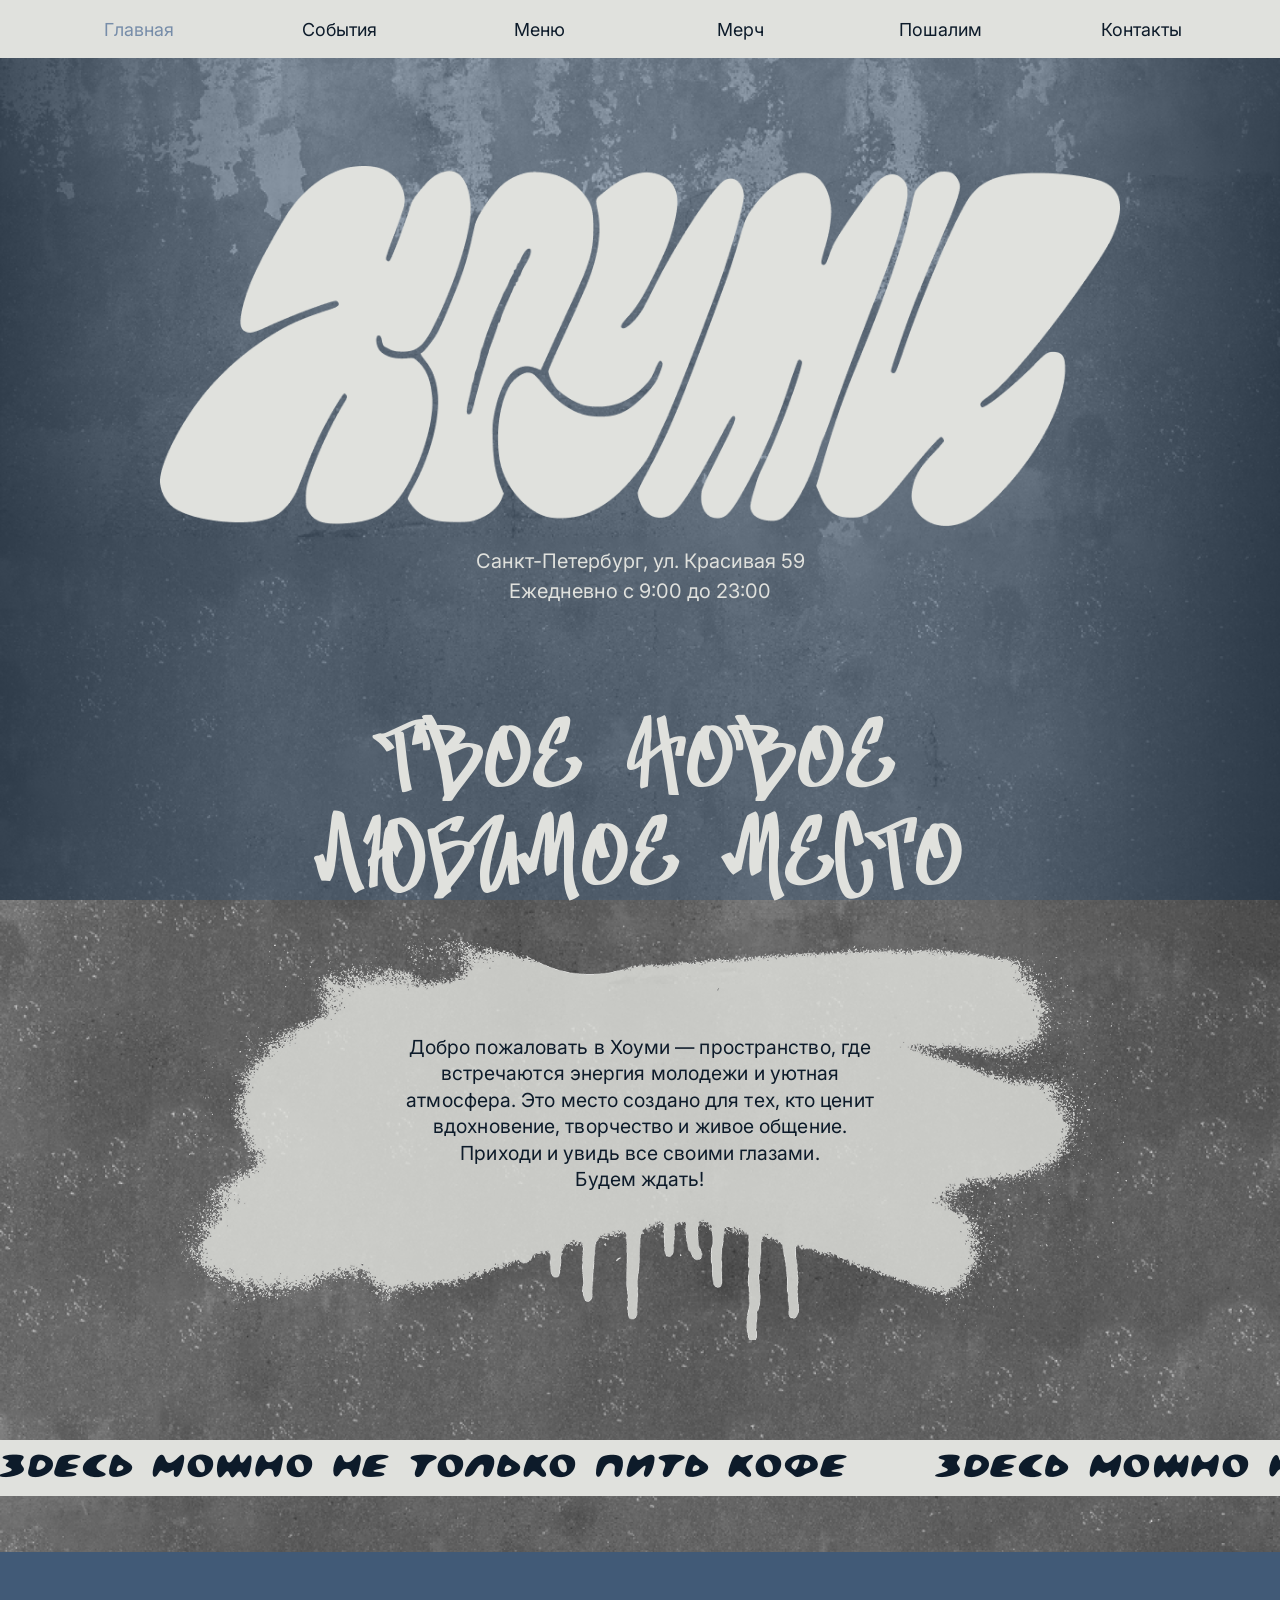
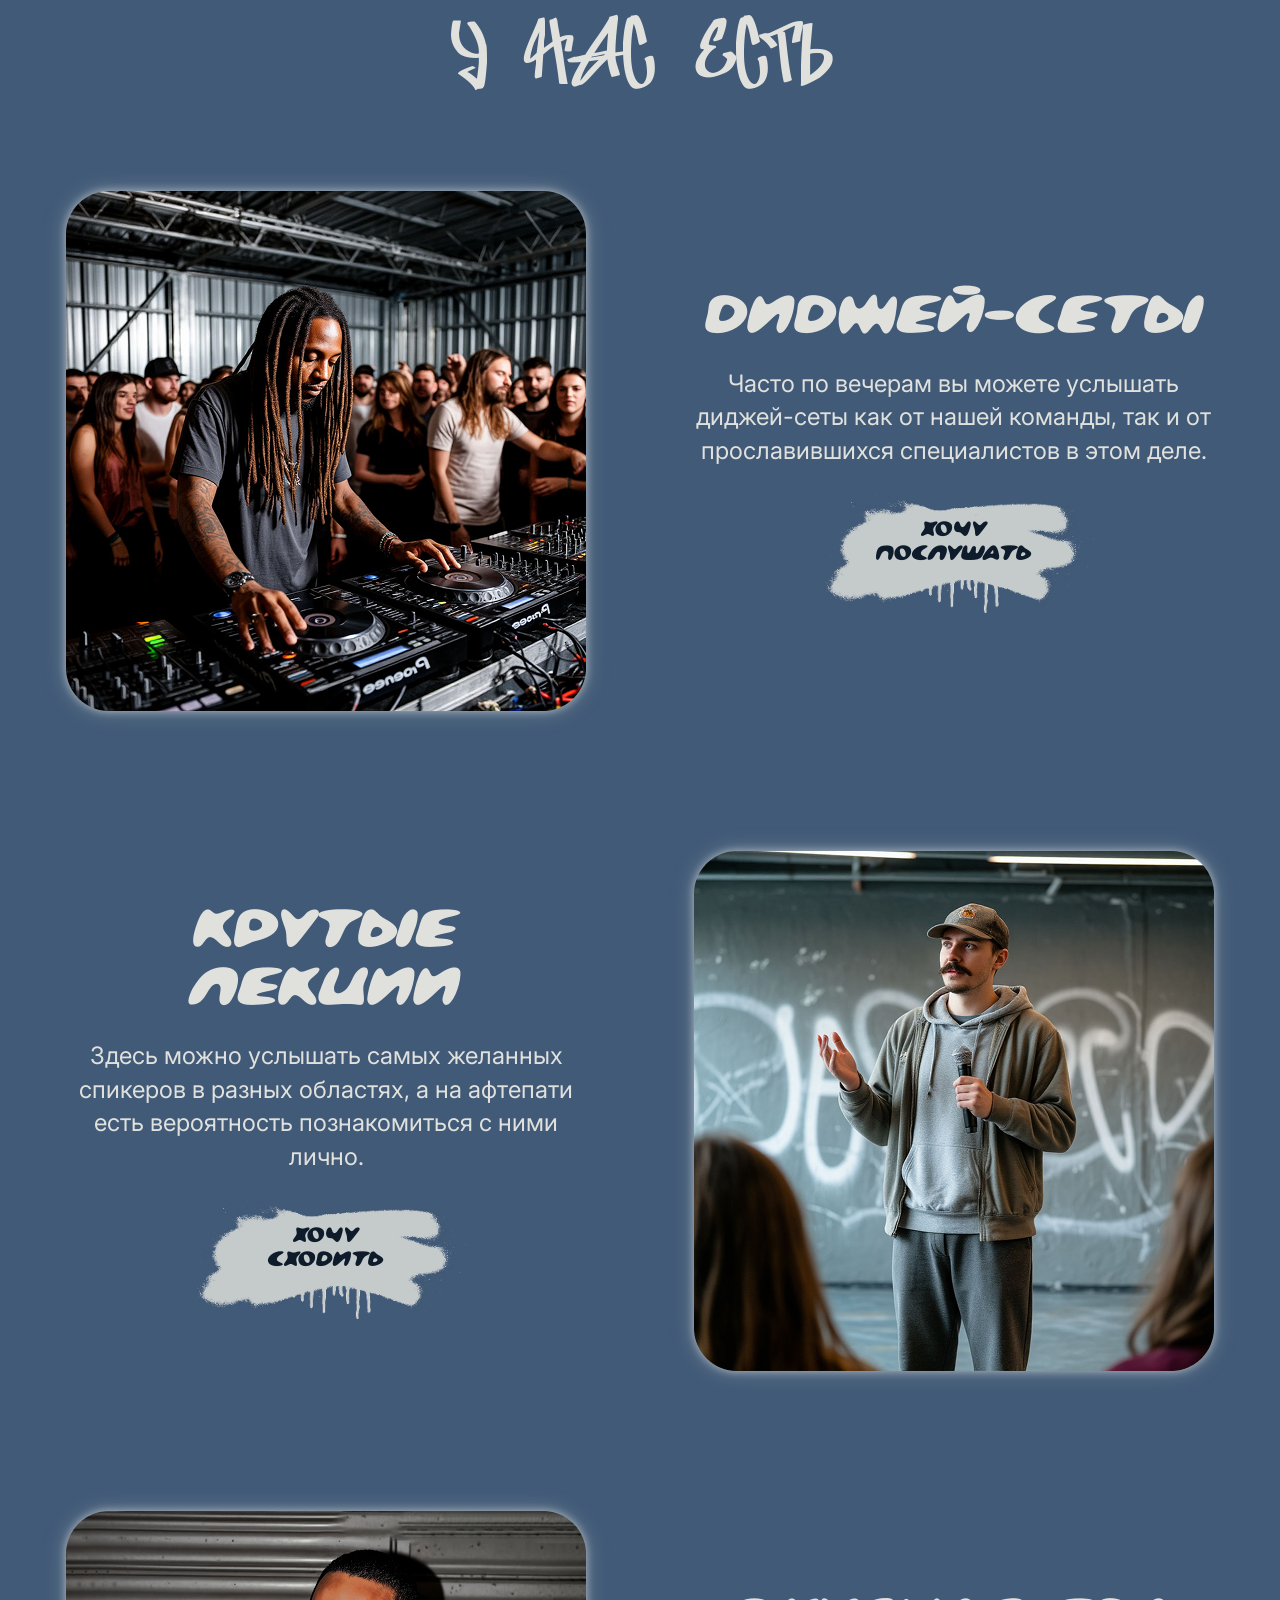
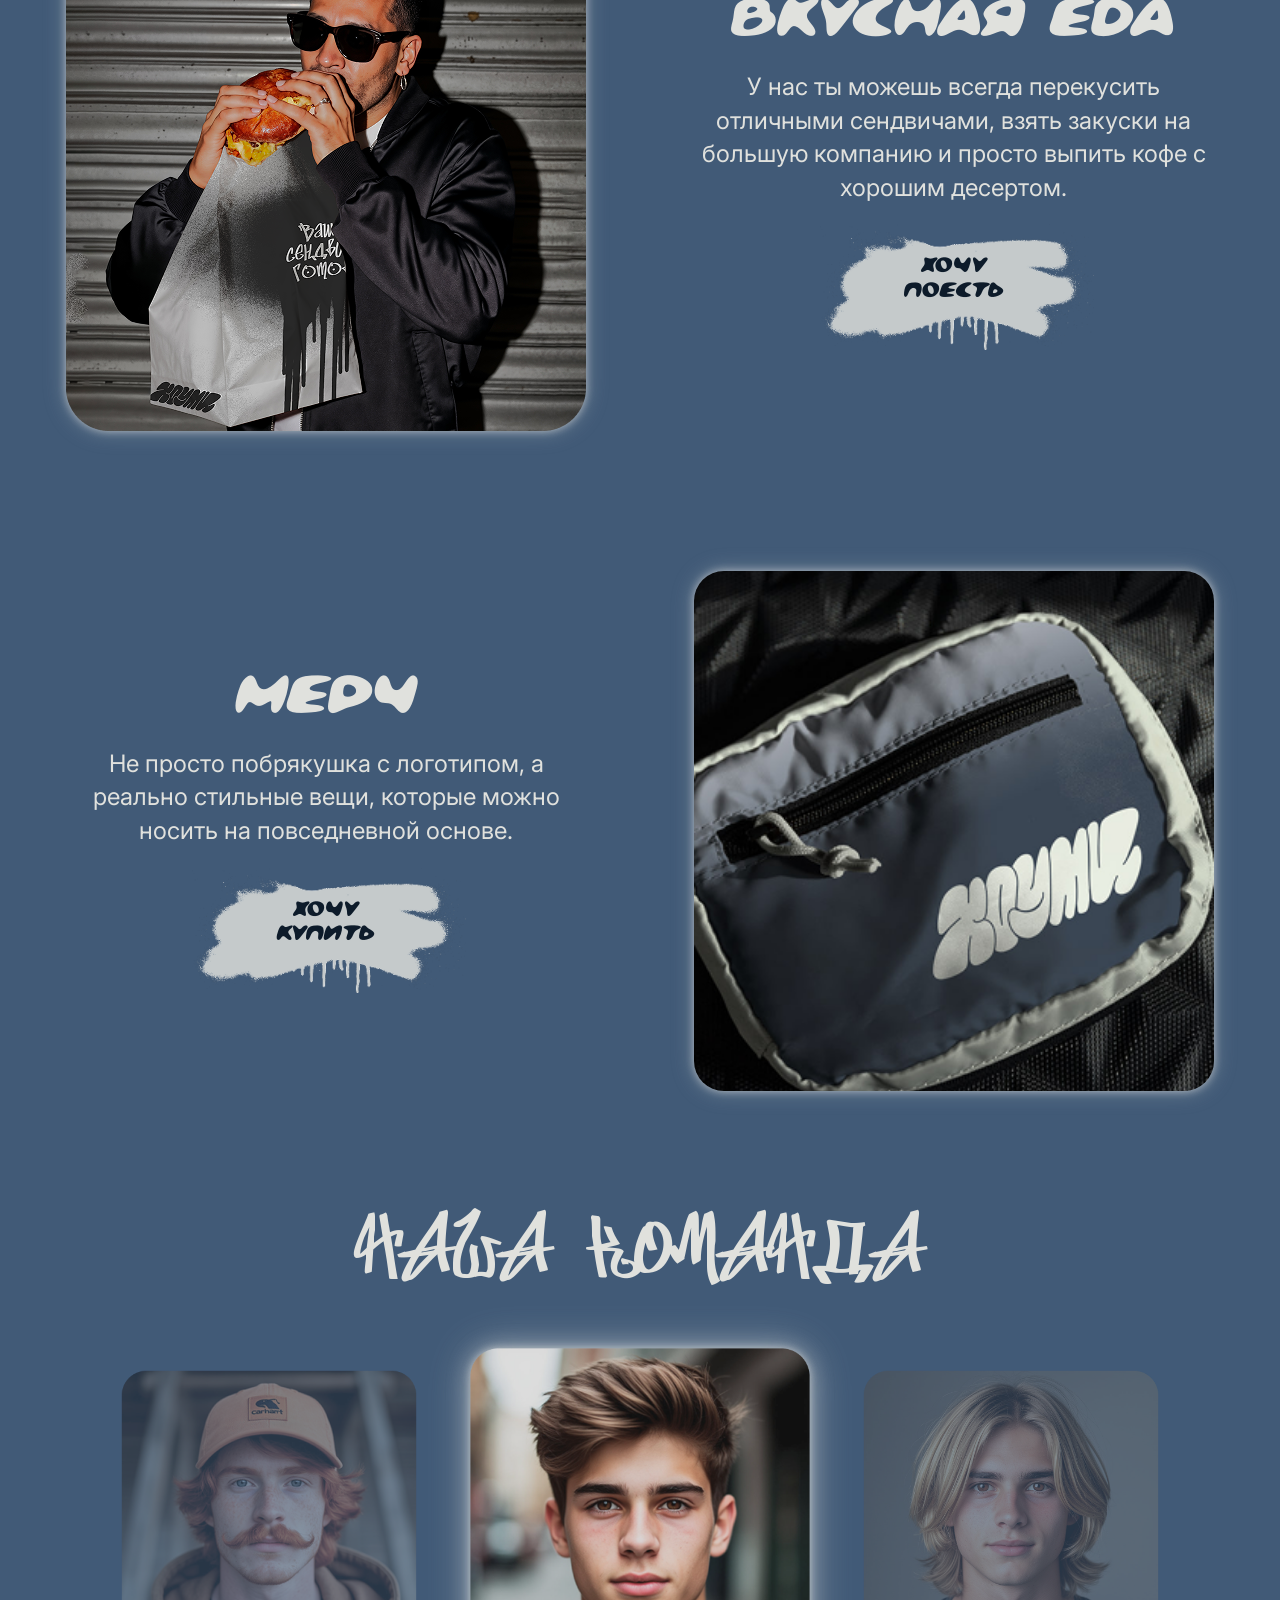
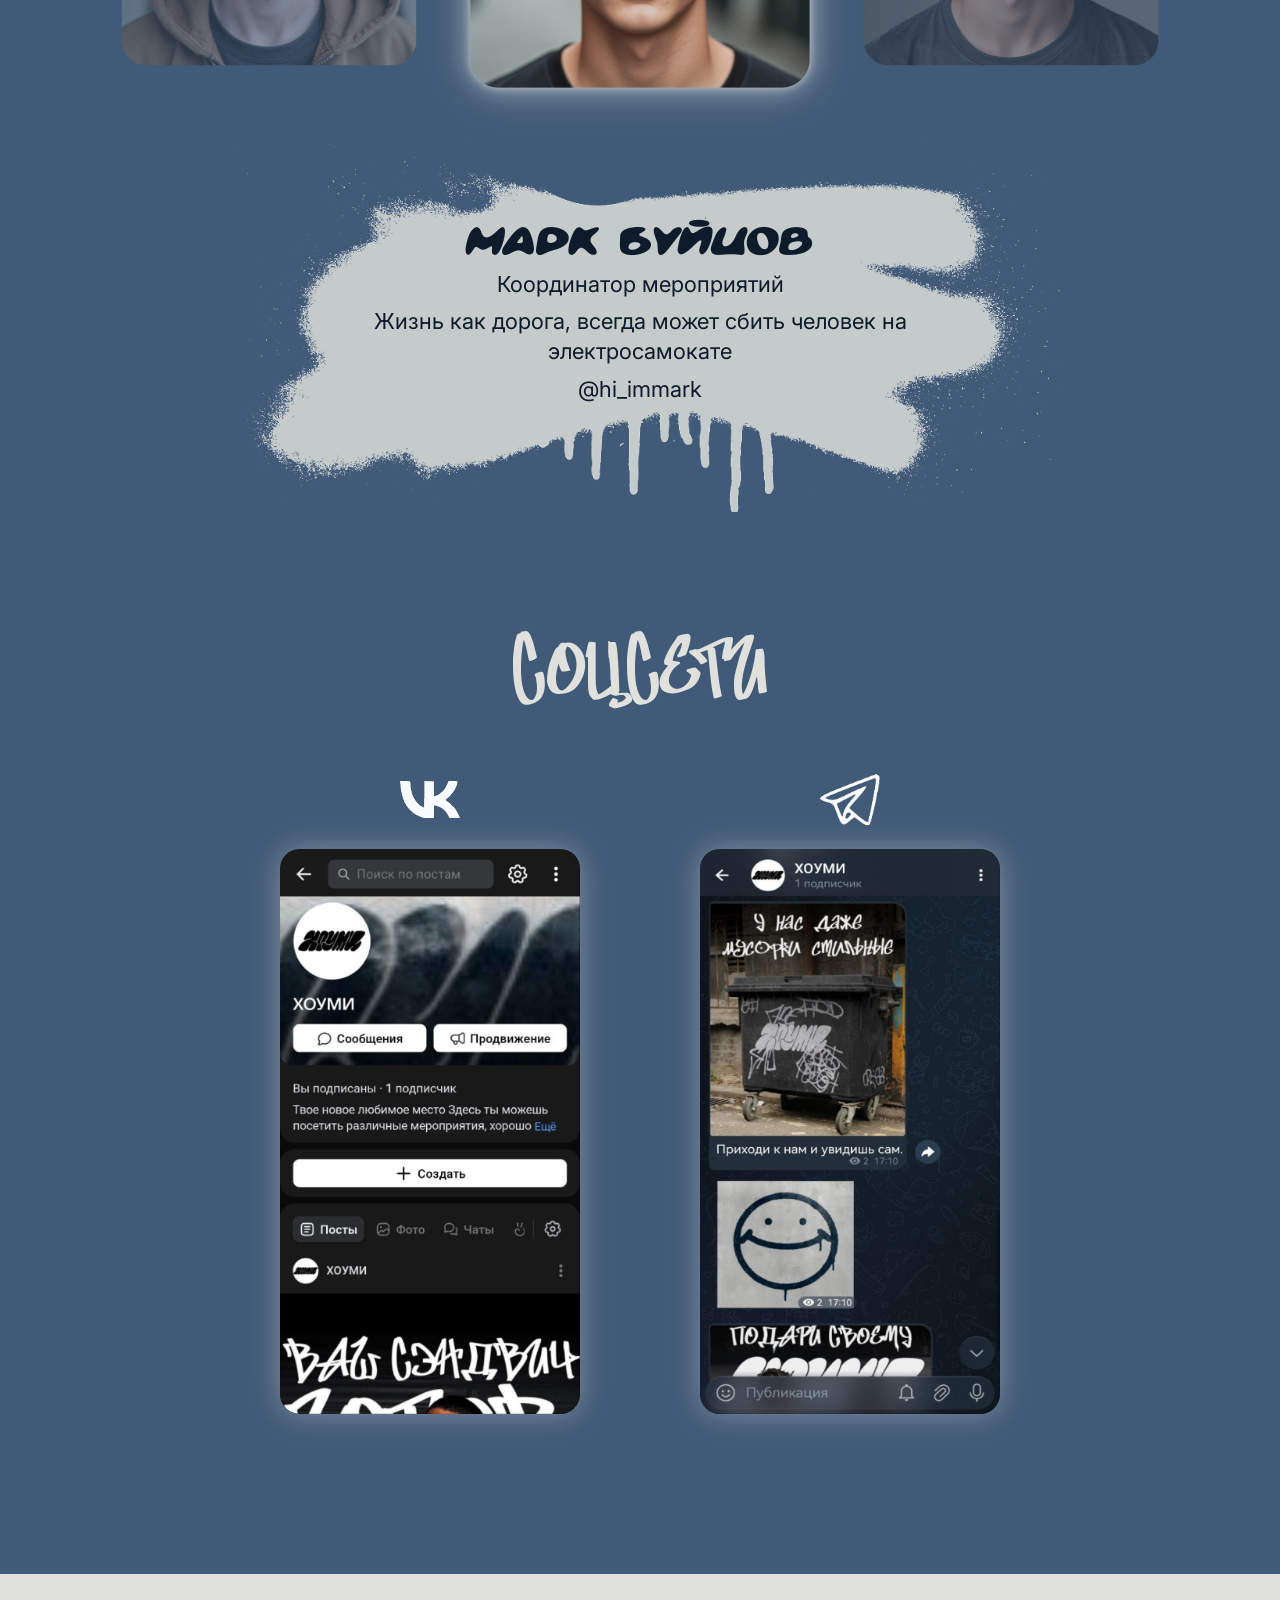
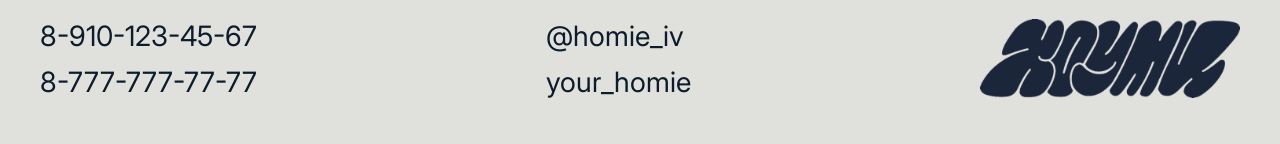
<file: index.html>
<!DOCTYPE html>
<html lang="ru">
<head>
    <meta charset="UTF-8">
    <meta name="viewport" content="width=device-width, initial-scale=1">
    <title>Главная — Homie</title>
    <link href="https://fonts.googleapis.com/css2?family=Inter:wght@300;400;500&display=swap" rel="stylesheet">
    <link rel="stylesheet" href="site-shared.css">
    <link rel="stylesheet" href="index.css">
</head>
<body class="page-home">

<header class="header">
    <nav class="nav">
        <a href="all-pages.html#home" class="active">Главная</a>
        <a href="all-pages.html#events">События</a>
        <a href="all-pages.html#menu">Меню</a>
        <a href="all-pages.html#merch">Мерч</a>
        <a href="all-pages.html#minigame">Пошалим</a>
        <a href="all-pages.html#contacts">Контакты</a>
    </nav>
</header>

<main class="page">

    <section class="hero">
        <img src="biglogo.png" class="biglogo" alt="Хоуми">
        <p class="hero-info">
            Санкт-Петербург, ул. Красивая 59<br>
            Ежедневно с 9:00 до 23:00
        </p>
    </section>

    <section class="intro">
        <h1 class="intro-title">ТВОЕ НОВОЕ<br>ЛЮБИМОЕ МЕСТО</h1>
        <div class="intro-patno">
            <img src="bigpatno.png" alt="">
            <div class="intro-patno__frame">
                <p class="intro-patno__text">
                    Добро пожаловать в Хоуми — пространство, где<br>
                    встречаются энергия молодежи и уютная<br>
                    атмосфера. Это место создано для тех, кто ценит<br>
                    вдохновение, творчество и живое общение.<br>
                    Приходи и увидь все своими глазами.<br>
                    Будем ждать!
                </p>
            </div>
        </div>
    </section>

    <section class="line" aria-hidden="true">
        <div class="line-track">
            <span>здесь можно не только пить кофе &nbsp;&nbsp;&nbsp; здесь можно не только пить кофе &nbsp;&nbsp;&nbsp; здесь можно не только пить кофе &nbsp;&nbsp;&nbsp; </span>
            <span>здесь можно не только пить кофе &nbsp;&nbsp;&nbsp; здесь можно не только пить кофе &nbsp;&nbsp;&nbsp; здесь можно не только пить кофе &nbsp;&nbsp;&nbsp; </span>
        </div>
    </section>

    <section class="we-have">
        <h2 class="we-have-title">У НАС ЕСТЬ</h2>

        <div class="blocks">

            <article class="block">
                <div class="photo glow">
                    <img src="1photo.png" alt="Диджей-сеты">
                </div>
                <div class="text-side">
                    <h2>ДИДЖЕЙ-СЕТЫ</h2>
                    <p>Часто по вечерам вы можете услышать диджей-сеты как от нашей команды, так и от прославившихся специалистов в этом деле.</p>
                    <a href="all-pages.html#events" class="small-patno">
                        <img src="spatno1.png" alt="">
                        <span>хочу<br>послушать</span>
                    </a>
                </div>
            </article>

            <article class="block reverse">
                <div class="photo glow">
                    <img src="2photo.png" alt="Лекции">
                </div>
                <div class="text-side">
                    <h2>КРУТЫЕ ЛЕКЦИИ</h2>
                    <p>Здесь можно услышать самых желанных спикеров в разных областях, а на афтепати есть вероятность познакомиться с ними лично.</p>
                    <a href="all-pages.html#events" class="small-patno">
                        <img src="spatno2.png" alt="">
                        <span>хочу<br>сходить</span>
                    </a>
                </div>
            </article>

            <article class="block">
                <div class="photo glow">
                    <img src="3photo.png" alt="Еда">
                </div>
                <div class="text-side">
                    <h2>ВКУСНАЯ ЕДА</h2>
                    <p>У нас ты можешь всегда перекусить отличными сендвичами, взять закуски на большую компанию и просто выпить кофе с хорошим десертом.</p>
                    <a href="all-pages.html#menu" class="small-patno">
                        <img src="spatno3.png" alt="">
                        <span>хочу<br>поесть</span>
                    </a>
                </div>
            </article>

            <article class="block reverse">
                <div class="photo glow">
                    <img src="bag.png" alt="Мерч">
                </div>
                <div class="text-side">
                    <h2>МЕРЧ</h2>
                    <p>Не просто побрякушка с логотипом, а реально стильные вещи, которые можно носить на повседневной основе.</p>
                    <a href="all-pages.html#merch" class="small-patno">
                        <img src="spatno4.png" alt="">
                        <span>хочу<br>купить</span>
                    </a>
                </div>
            </article>

        </div>
    </section>

    <section class="team">
        <h2 class="team-title">НАША КОМАНДА</h2>
        <div class="slider">
            <div class="slide side"><img src="komanda1.png" alt=""></div>
            <div class="slide active-slide"><img src="komanda2.png" alt=""></div>
            <div class="slide side"><img src="komanda3.png" alt=""></div>
        </div>
        <div class="team-info">
            <img src="patnomedium.png" alt="">
            <div class="info-text fade">
                <h2 id="name">МАРК БУЙЦОВ</h2>
                <p id="role">Координатор мероприятий</p>
                <p id="quote">Жизнь как дорога, всегда может сбить человек на электросамокате</p>
                <p id="nick">@hi_immark</p>
            </div>
        </div>
    </section>

    <section class="socials">
        <h2 class="socials-title">СОЦСЕТИ</h2>
        <div class="social-grid">
            <div class="social-item">
                <img src="VK-white.png" class="icon" alt="VK">
                <img src="screenVK.png" class="screen" alt="">
            </div>
            <div class="social-item">
                <img src="TG-white.png" class="icon" alt="Telegram">
                <img src="screenTG.png" class="screen" alt="">
            </div>
        </div>
    </section>

</main>

<footer class="footer">
    <div class="footer-left">
        <p>8-910-123-45-67</p>
        <p>8-777-777-77-77</p>
    </div>
    <div class="footer-center">
        <p>@homie_iv</p>
        <p>your_homie</p>
    </div>
    <img src="logo.png" class="footer-logo" alt="Homie">
</footer>

<script src="index-home.js"></script>
</body>
</html>
</file>
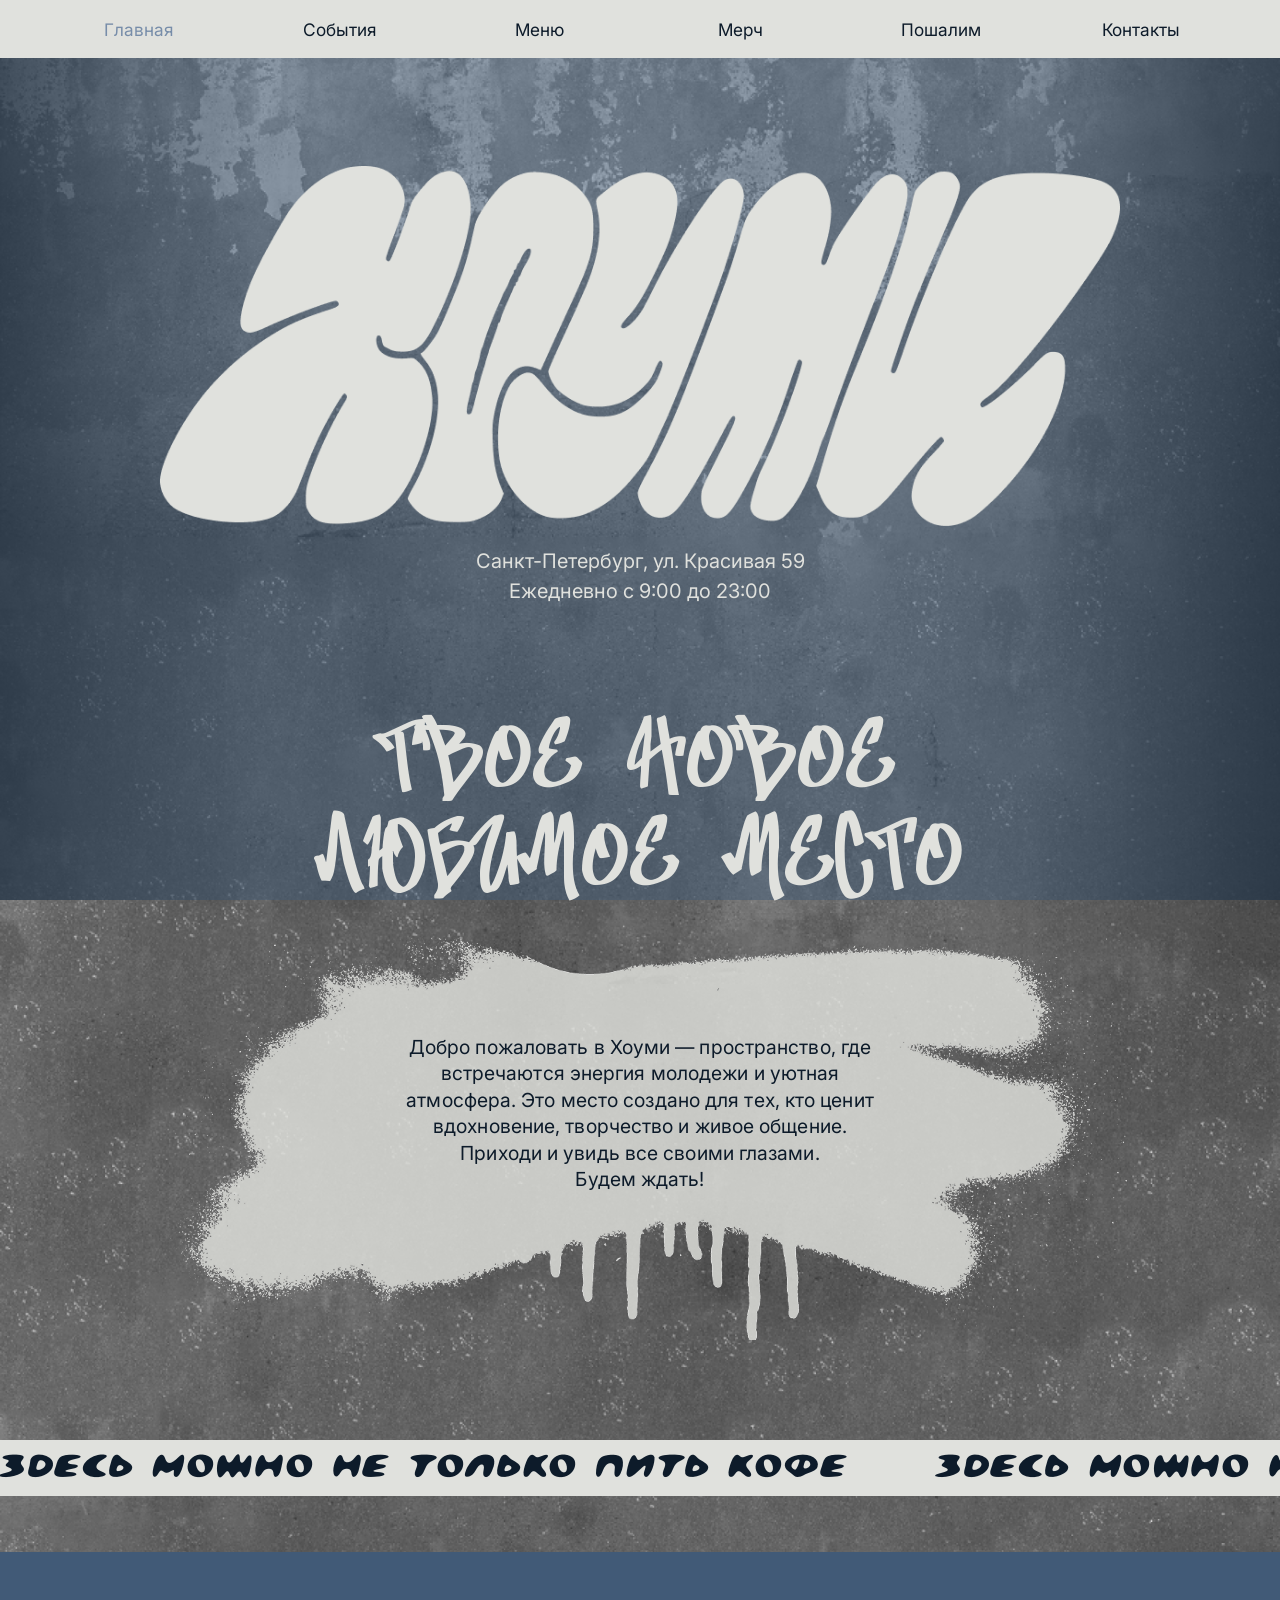
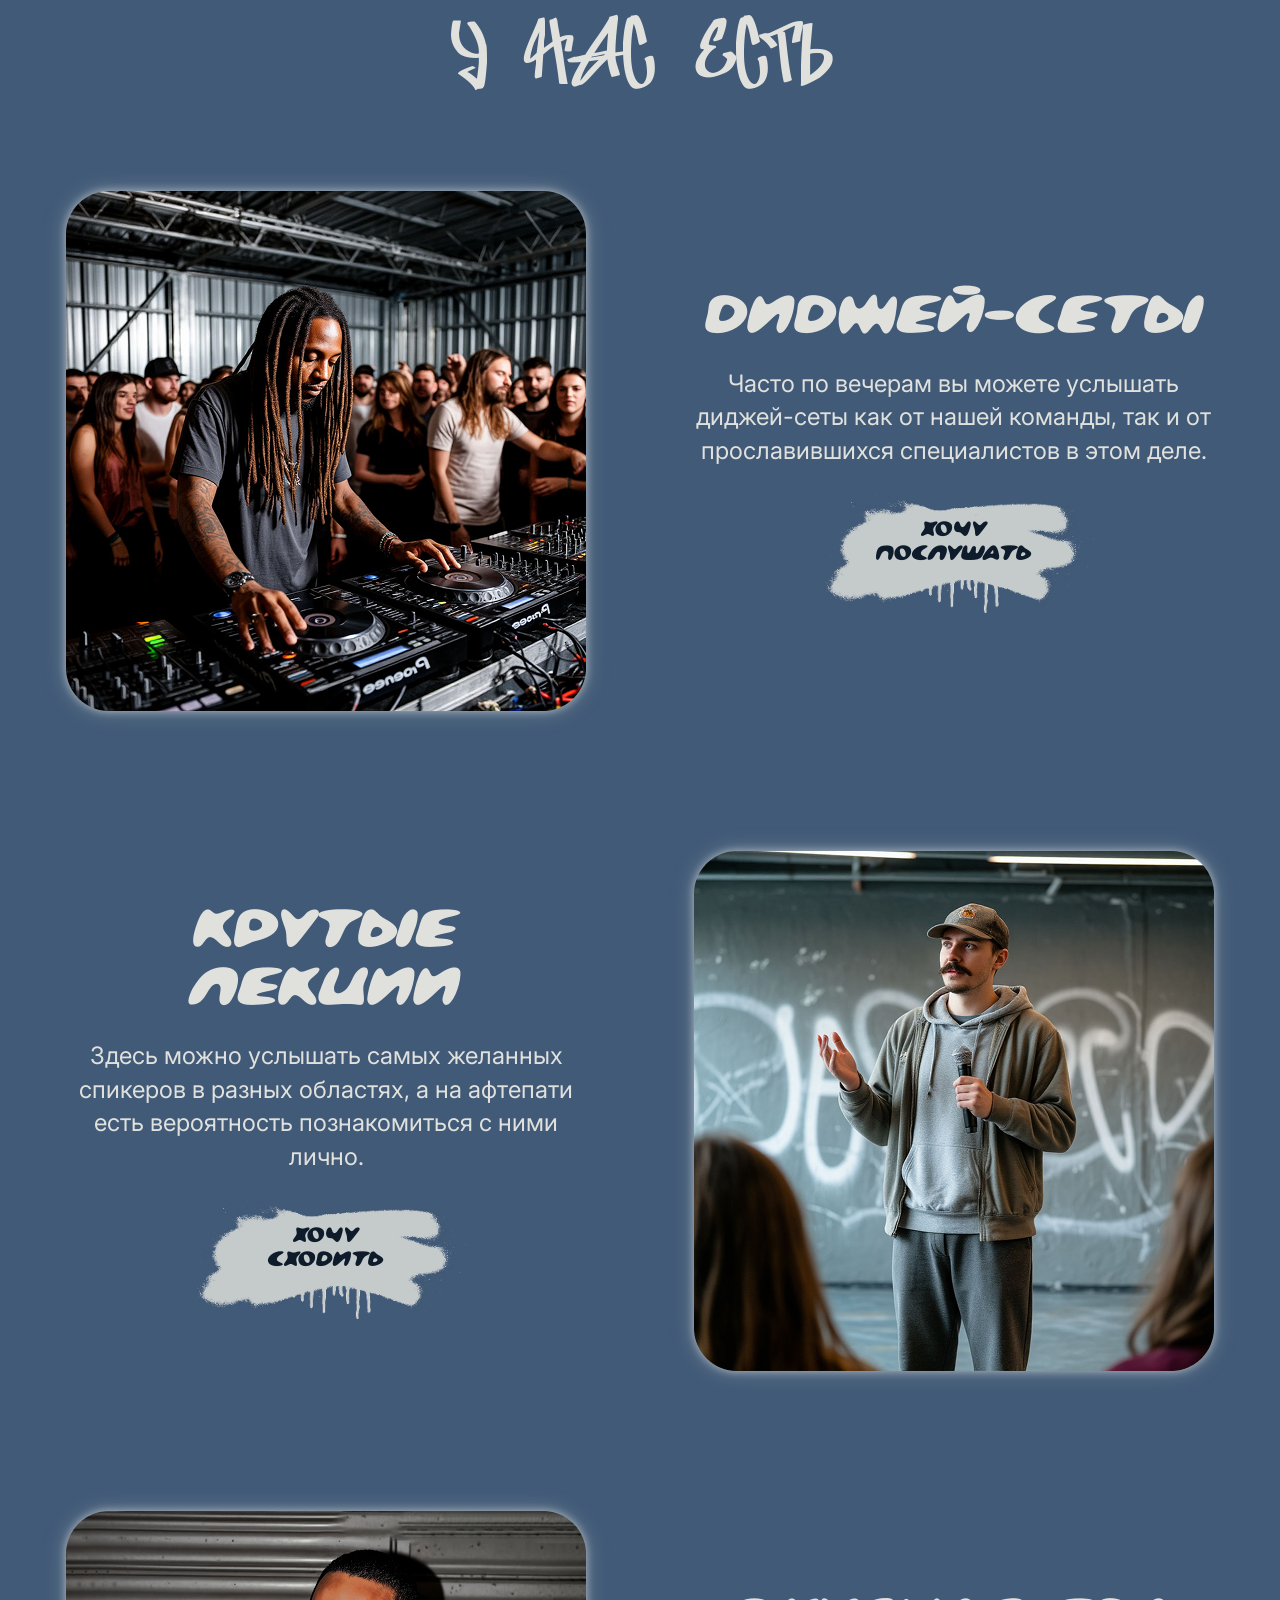
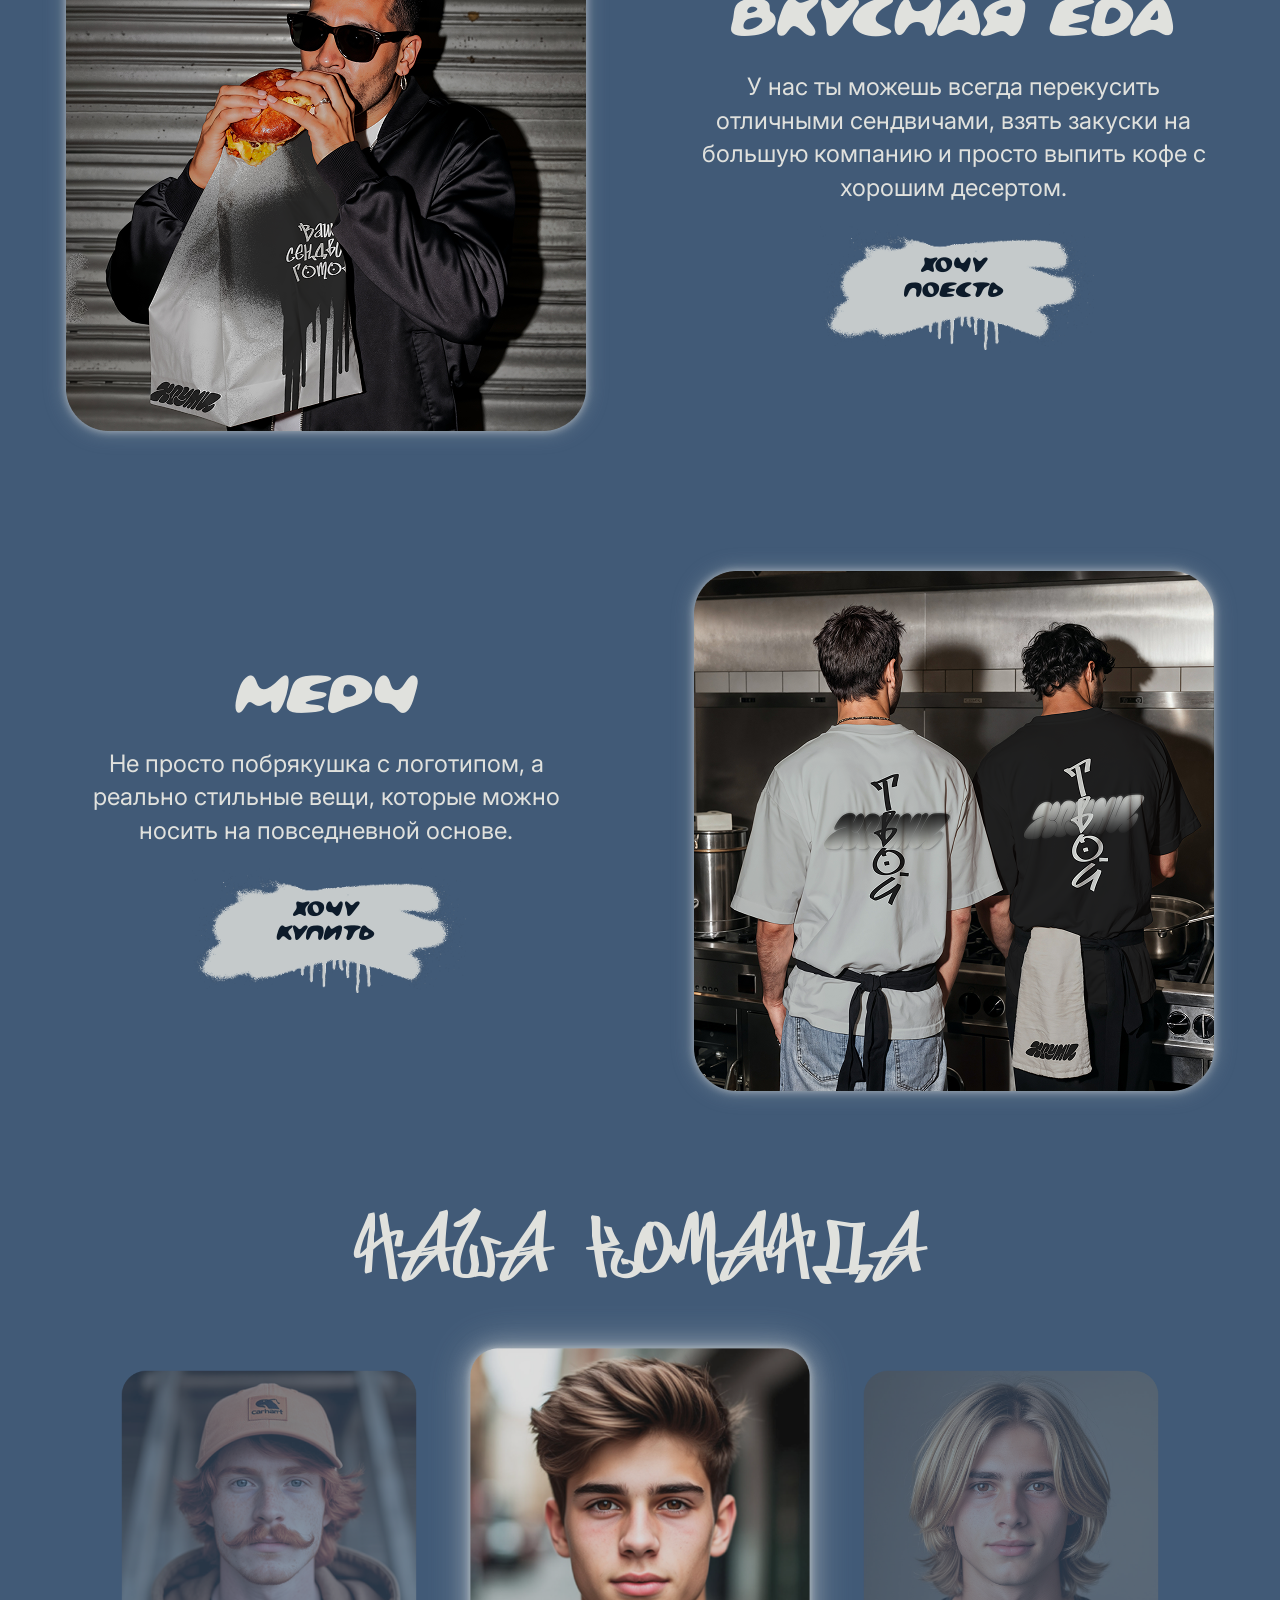
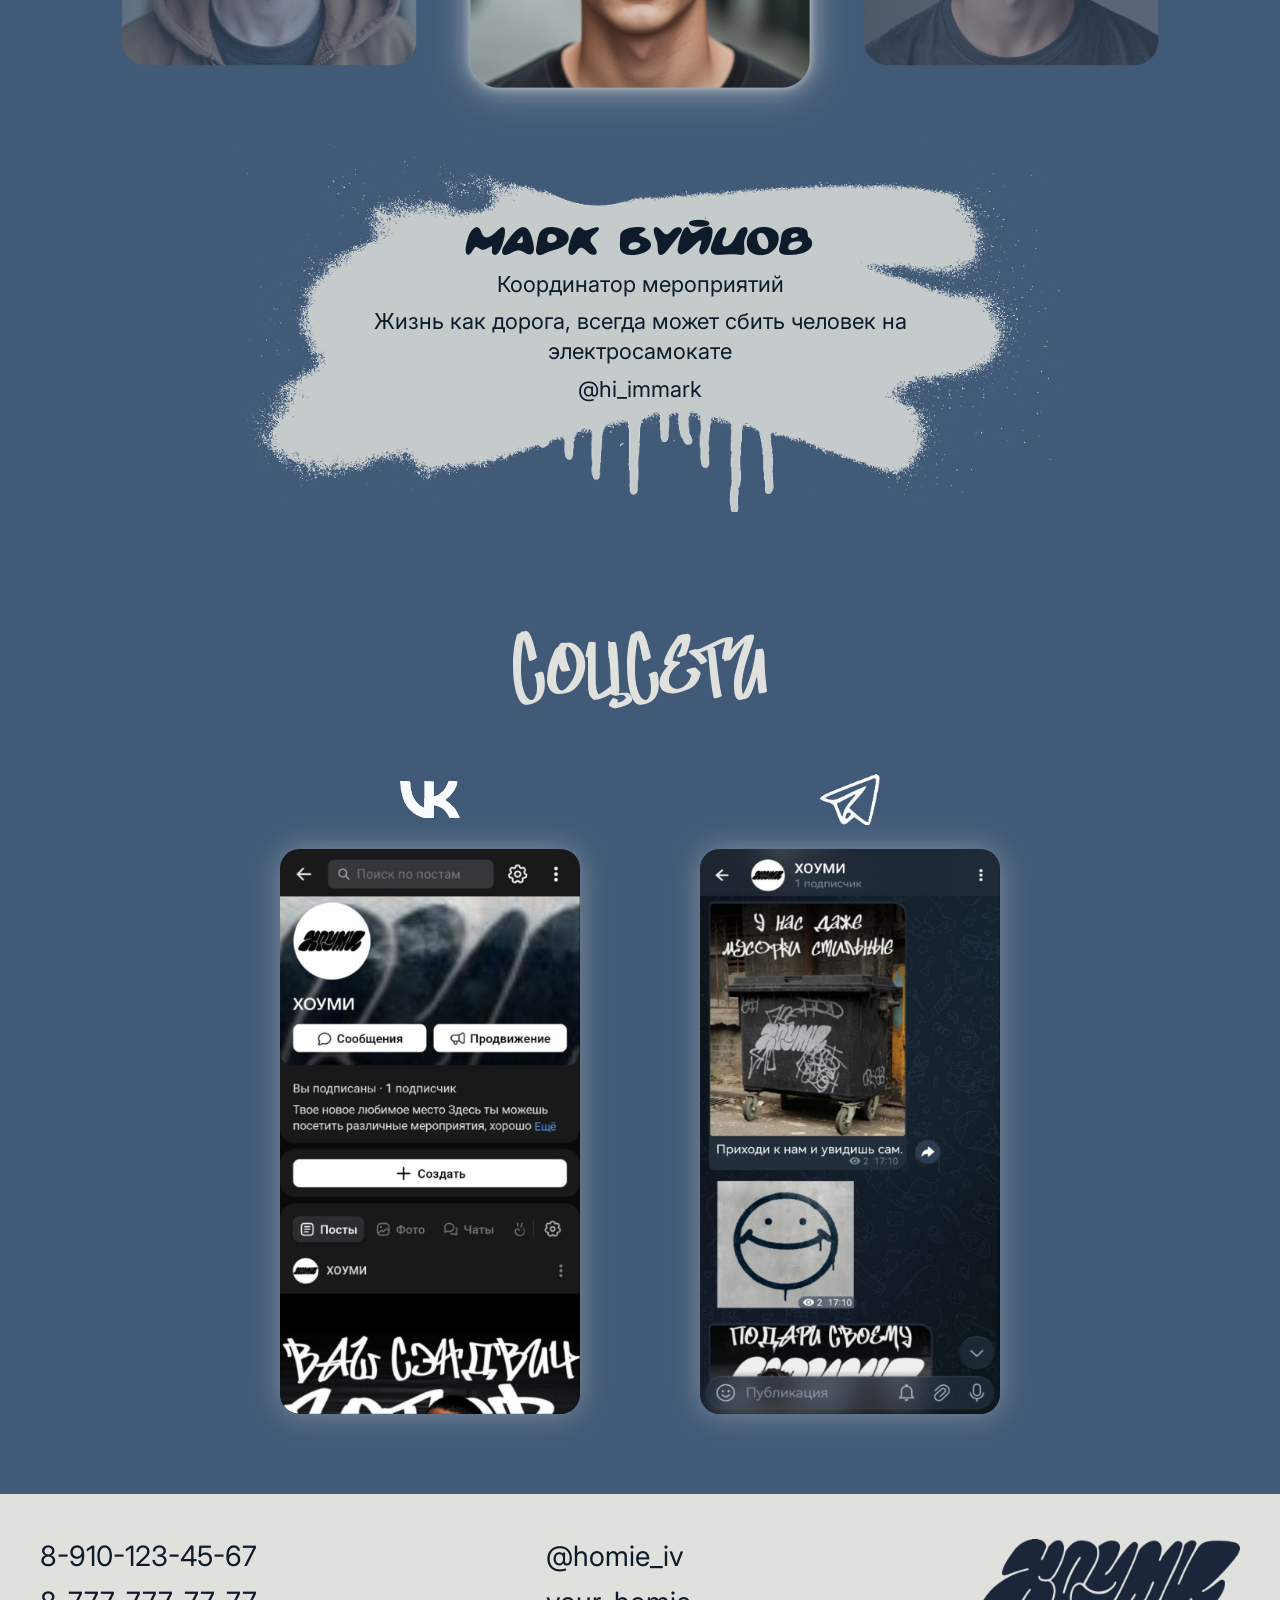
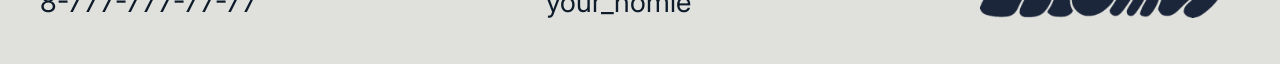
<file: all-pages.html>
<!DOCTYPE html>
<html lang="ru">
<head>
  <meta charset="UTF-8">
  <meta name="viewport" content="width=device-width, initial-scale=1">
  <title>Homie — все экраны в одном файле</title>
  <link href="https://fonts.googleapis.com/css2?family=Inter:wght@300;400;500;600&display=swap" rel="stylesheet">
  <link rel="stylesheet" href="site-shared.css">
  <link rel="stylesheet" href="index.css">
  <link rel="stylesheet" href="all-pages.css">
</head>
<body class="all-app route-home">

<header class="header">
  <nav class="nav" id="routerNav">
    <button type="button" class="router-link active" data-target="home">Главная</button>
    <button type="button" class="router-link" data-target="events">События</button>
    <button type="button" class="router-link" data-target="menu">Меню</button>
    <button type="button" class="router-link" data-target="merch">Мерч</button>
    <button type="button" class="router-link" data-target="minigame">Пошалим</button>
    <button type="button" class="router-link" data-target="contacts">Контакты</button>
  </nav>
</header>

<div class="cart-float">
  <button type="button" class="router-link cart-float-btn" data-target="korzina" aria-label="Корзина">
    <img src="korzina.png" alt="">
  </button>
</div>

<main id="page-home" class="page-panel page-panel--home active" aria-label="Главная">
  <div class="page">
    <section class="hero">
      <img src="biglogo.png" class="biglogo" alt="Homie">
      <p class="hero-info">Санкт-Петербург, ул. Красивая 59<br>Ежедневно с 9:00 до 23:00</p>
    </section>
    <section class="intro">
      <h1 class="intro-title">ТВОЕ НОВОЕ<br>ЛЮБИМОЕ МЕСТО</h1>
      <div class="intro-patno">
        <img src="bigpatno.png" alt="">
        <div class="intro-patno__frame">
          <p class="intro-patno__text">
            Добро пожаловать в Хоуми — пространство, где<br>
            встречаются энергия молодежи и уютная<br>
            атмосфера. Это место создано для тех, кто ценит<br>
            вдохновение, творчество и живое общение.<br>
            Приходи и увидь все своими глазами.<br>
            Будем ждать!
          </p>
        </div>
      </div>
    </section>
    <section class="line" aria-hidden="true">
      <div class="line-track">
        <span>здесь можно не только пить кофе &nbsp;&nbsp;&nbsp; здесь можно не только пить кофе &nbsp;&nbsp;&nbsp; здесь можно не только пить кофе &nbsp;&nbsp;&nbsp; </span>
        <span>здесь можно не только пить кофе &nbsp;&nbsp;&nbsp; здесь можно не только пить кофе &nbsp;&nbsp;&nbsp; здесь можно не только пить кофе &nbsp;&nbsp;&nbsp; </span>
      </div>
    </section>
    <section class="we-have">
      <h2 class="we-have-title">У НАС ЕСТЬ</h2>
      <div class="blocks">
        <article class="block">
          <div class="photo glow"><img src="1photo.png" alt="Диджей-сеты"></div>
          <div class="text-side">
            <h2>ДИДЖЕЙ-СЕТЫ</h2>
            <p>Часто по вечерам вы можете услышать диджей-сеты как от нашей команды, так и от прославившихся специалистов в этом деле.</p>
            <button type="button" class="small-patno router-link" data-target="events"><img src="spatno1.png" alt=""><span>хочу<br>послушать</span></button>
          </div>
        </article>
        <article class="block reverse">
          <div class="photo glow"><img src="2photo.png" alt="Лекции"></div>
          <div class="text-side">
            <h2>КРУТЫЕ ЛЕКЦИИ</h2>
            <p>Здесь можно услышать самых желанных спикеров в разных областях, а на афтепати есть вероятность познакомиться с ними лично.</p>
            <button type="button" class="small-patno router-link" data-target="events"><img src="spatno2.png" alt=""><span>хочу<br>сходить</span></button>
          </div>
        </article>
        <article class="block">
          <div class="photo glow"><img src="3photo.png" alt="Еда"></div>
          <div class="text-side">
            <h2>ВКУСНАЯ ЕДА</h2>
            <p>У нас ты можешь всегда перекусить отличными сендвичами, взять закуски на большую компанию и просто выпить кофе с хорошим десертом.</p>
            <button type="button" class="small-patno router-link" data-target="menu"><img src="spatno3.png" alt=""><span>хочу<br>поесть</span></button>
          </div>
        </article>
        <article class="block reverse">
          <div class="photo glow"><img src="4photo.png" alt="Мерч"></div>
          <div class="text-side">
            <h2>МЕРЧ</h2>
            <p>Не просто побрякушка с логотипом, а реально стильные вещи, которые можно носить на повседневной основе.</p>
            <button type="button" class="small-patno router-link" data-target="merch"><img src="spatno4.png" alt=""><span>хочу<br>купить</span></button>
          </div>
        </article>
      </div>
    </section>
    <section class="team">
      <h2 class="team-title">НАША КОМАНДА</h2>
      <div class="slider" id="homeSlider">
        <div class="slide side"><img src="komanda1.png" alt=""></div>
        <div class="slide active-slide"><img src="komanda2.png" alt=""></div>
        <div class="slide side"><img src="komanda3.png" alt=""></div>
      </div>
      <div class="team-info">
        <img src="patnomedium.png" alt="">
        <div class="info-text fade" id="homeFade">
          <h2 id="home-name">МАРК БУЙЦОВ</h2>
          <p id="home-role">Координатор мероприятий</p>
          <p id="home-quote">Жизнь как дорога, всегда может сбить человек на электросамокате</p>
          <p id="home-nick">@hi_immark</p>
        </div>
      </div>
    </section>
    <section class="socials">
      <h2 class="socials-title">СОЦСЕТИ</h2>
      <div class="social-grid">
        <div class="social-item">
          <img src="VK-white.png" class="icon" alt="VK">
          <a href="https://vk.ru/club236222625" class="social-screen-link" target="_blank" rel="noopener noreferrer">
            <img src="screenVK.png" class="screen" alt="Группа Homie во ВКонтакте">
          </a>
        </div>
        <div class="social-item">
          <img src="TG-white.png" class="icon" alt="Telegram">
          <a href="https://t.me/tvoyhomie" class="social-screen-link" target="_blank" rel="noopener noreferrer">
            <img src="screenTG.png" class="screen" alt="Канал Homie в Telegram">
          </a>
        </div>
      </div>
    </section>
  </div>
</main>

<main id="page-events" class="page-panel page-panel--frame">
  <iframe class="page-frame" data-src="events.html?embed=1" title="События"></iframe>
</main>

<main id="page-menu" class="page-panel page-panel--frame">
  <iframe class="page-frame" data-src="menu.html?embed=1" title="Меню"></iframe>
</main>

<main id="page-merch" class="page-panel page-panel--frame">
  <iframe class="page-frame" data-src="merch.html?embed=1" title="Мерч" scrolling="yes"></iframe>
</main>

<main id="page-minigame" class="page-panel page-panel--frame">
  <iframe class="page-frame" data-src="game.html?embed=1" title="Пошалим"></iframe>
</main>

<main id="page-contacts" class="page-panel page-panel--frame">
  <iframe class="page-frame" data-src="contacts.html?embed=1" title="Контакты"></iframe>
</main>

<main id="page-korzina" class="page-panel page-panel--frame">
  <iframe class="page-frame" data-src="korzina.html?embed=1" title="Корзина"></iframe>
</main>

<footer class="footer">
  <div class="footer-left">
    <p>8-910-123-45-67</p>
    <p>8-777-777-77-77</p>
  </div>
  <div class="footer-center">
    <p>@homie_iv</p>
    <p>your_homie</p>
  </div>
  <img src="logo.png" class="footer-logo" alt="Homie">
</footer>

<script src="all-pages.js"></script>

</body>
</html>
</file>
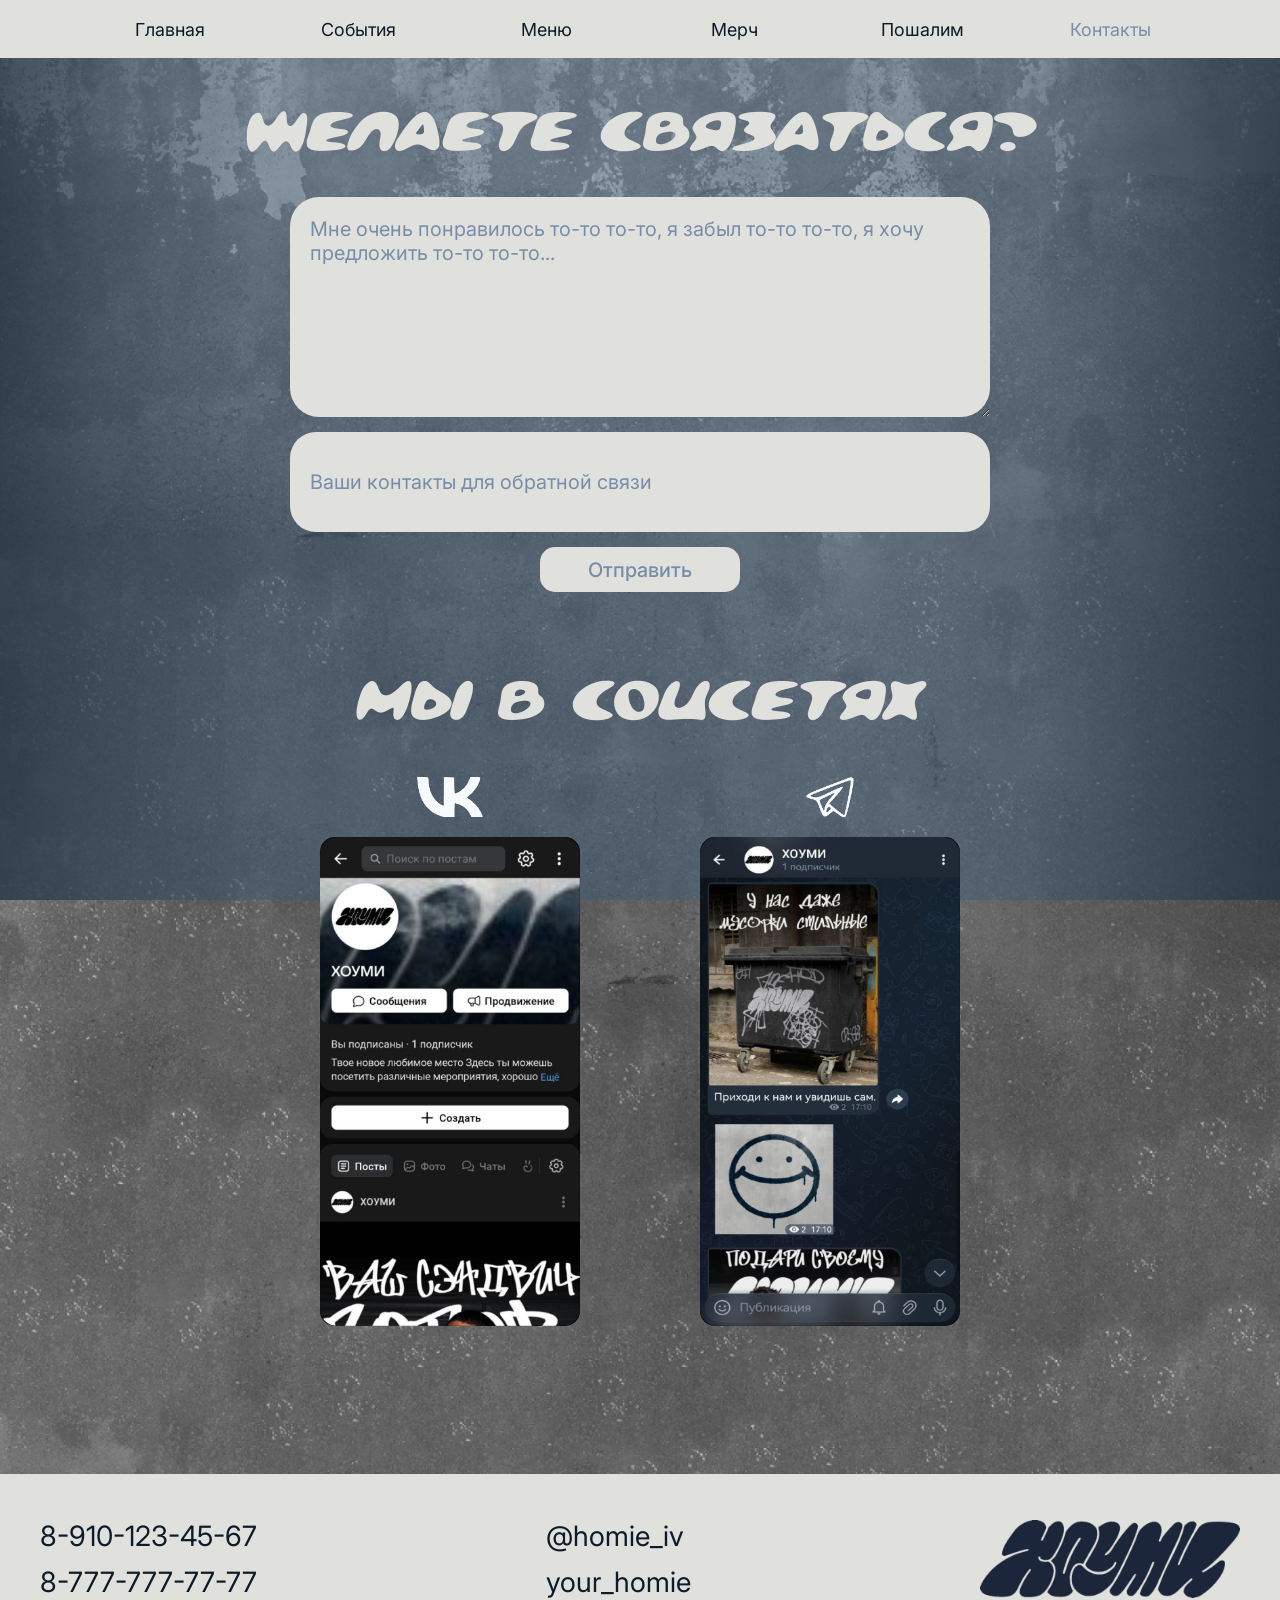
<file: contacts.html>
<!DOCTYPE html>
<html lang="ru">
<head>
    <meta charset="UTF-8">
    <meta name="viewport" content="width=device-width, initial-scale=1">
    <title>Контакты — Homie</title>
    <link href="https://fonts.googleapis.com/css2?family=Inter:wght@300;400;500&display=swap" rel="stylesheet">

    <link rel="stylesheet" href="contacts.css">
    <link rel="stylesheet" href="embed.css">
    <link rel="stylesheet" href="modals.css">
    <script src="embed.js"></script>
</head>

<body class="page-contacts">

<!-- хедер -->
<header class="header">
    <nav class="nav">
        <a href="all-pages.html#home">Главная</a>
        <a href="all-pages.html#events">События</a>
        <a href="all-pages.html#menu">Меню</a>
        <a href="all-pages.html#merch">Мерч</a>
        <a href="all-pages.html#minigame">Пошалим</a>
        <a href="all-pages.html#contacts" class="active">Контакты</a>
    </nav>
</header>

<main class="main">

    <!-- контакты -->
    <section class="contacts">
        <h1 class="title">ЖЕЛАЕТЕ СВЯЗАТЬСЯ?</h1>

        <div class="form">
            <textarea placeholder="Мне очень понравилось то-то то-то, я забыл то-то то-то, я хочу предложить то-то то-то..."></textarea>
            <input type="text" placeholder="Ваши контакты для обратной связи">
            <button>Отправить</button>
        </div>
    </section>

    <!-- СОЦСЕТИ -->
    <section class="social">

        <h2 class="subtitle">МЫ В СОЦСЕТЯХ</h2>

        <div class="social-container">

            <div class="social-column">
                <img src="VK-white.png" class="social-icon" alt="VK">
                <a href="https://vk.ru/club236222625" class="social-screen-link" target="_blank" rel="noopener noreferrer">
                    <img src="screenVK.png" class="screen" alt="Группа Homie во ВКонтакте">
                </a>
            </div>

            <div class="social-column">
                <img src="TG-white.png" class="social-icon" alt="Telegram">
                <a href="https://t.me/tvoyhomie" class="social-screen-link" target="_blank" rel="noopener noreferrer">
                    <img src="screenTG.png" class="screen" alt="Канал Homie в Telegram">
                </a>
            </div>

        </div>

    </section>

</main>

<footer class="footer">
    <div class="footer-left">
        <p>8-910-123-45-67</p>
        <p>8-777-777-77-77</p>
    </div>
    <div class="footer-center">
        <p>@homie_iv</p>
        <p>your_homie</p>
    </div>
    <img src="logo.png" class="footer-logo" alt="Homie">
</footer>

<script src="modals.js"></script>
</body>
</html>
</file>
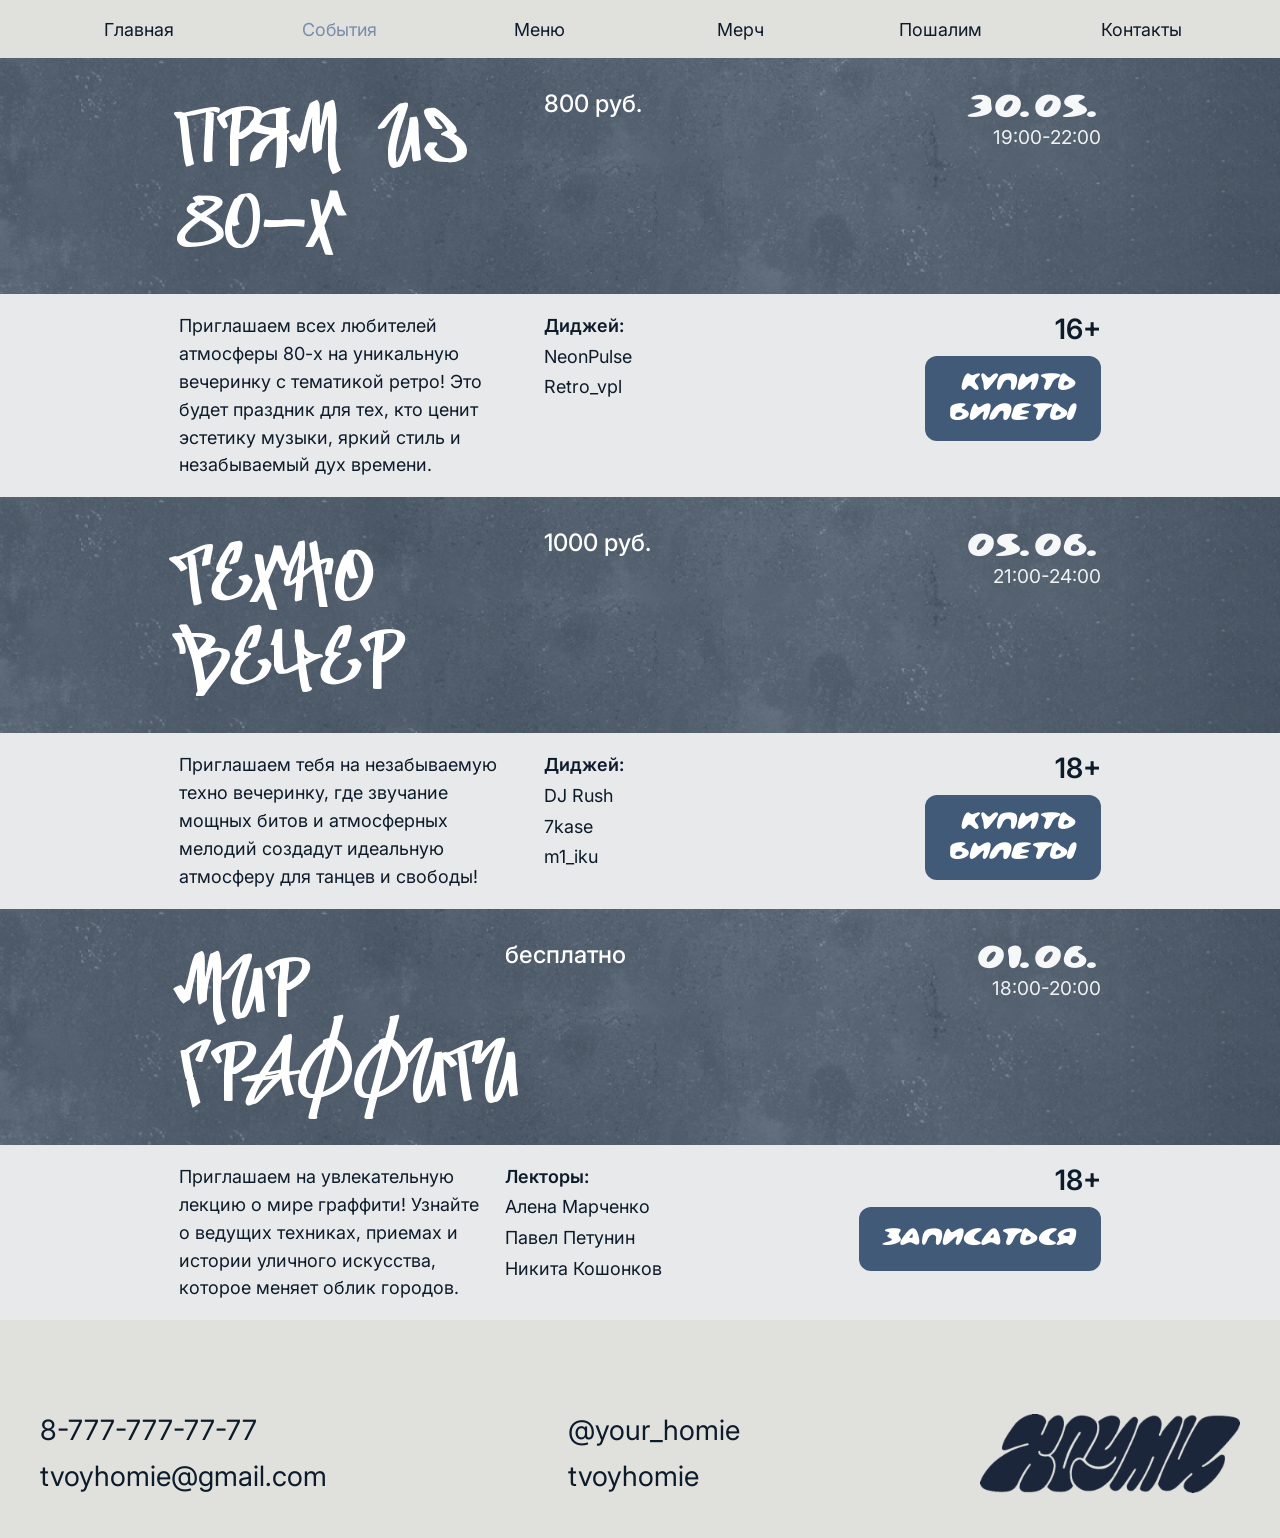
<file: events.html>
<!DOCTYPE html>
<html lang="ru">
<head>
    <meta charset="UTF-8">
    <meta name="viewport" content="width=device-width, initial-scale=1">
    <title>События — Homie</title>
    <link href="https://fonts.googleapis.com/css2?family=Inter:wght@300;400;500;600;700&display=swap" rel="stylesheet">
    <link rel="stylesheet" href="events.css">
    <link rel="stylesheet" href="embed.css">
    <link rel="stylesheet" href="modals.css">
    <script src="embed.js"></script>
</head>
<body class="page-events">

<header class="header">
    <nav class="nav">
        <a href="all-pages.html#home">Главная</a>
        <a href="all-pages.html#events" class="active">События</a>
        <a href="all-pages.html#menu">Меню</a>
        <a href="all-pages.html#merch">Мерч</a>
        <a href="all-pages.html#minigame">Пошалим</a>
        <a href="all-pages.html#contacts">Контакты</a>
    </nav>
</header>

<main class="page-main">
    <div class="events-list">
        <article class="event-card" data-day="30" data-mon="МАЯ">
            <header class="event-card__head">
                <h2 class="event-card__title">ПРЯМ ИЗ 80-Х</h2>
                <p class="event-price">800 руб.</p>
                <div class="event-datetime">
                    <p class="event-date">30.05.</p>
                    <p class="event-time">19:00-22:00</p>
                </div>
            </header>
            <div class="event-card__body">
                <p class="event-desc">
                    Приглашаем всех любителей атмосферы 80-х на уникальную вечеринку с тематикой ретро! Это будет праздник для тех, кто ценит эстетику музыки, яркий стиль и незабываемый дух времени.
                </p>
                <div class="event-participants">
                    <p class="event-participants__label">Диджей:</p>
                    <p class="event-participants__name">NeonPulse</p>
                    <p class="event-participants__name">Retro_vpl</p>
                </div>
                <div class="event-card__action">
                    <p class="event-age">16+</p>
                    <button type="button" class="event-buy add-btn" data-name="ПРЯМ ИЗ 80-Х — билет" data-price="800" data-label="КУПИТЬ БИЛЕТЫ"><span class="event-buy__label"><span>КУПИТЬ</span><span>БИЛЕТЫ</span></span></button>
                </div>
            </div>
        </article>

        <article class="event-card" data-day="05" data-mon="ИЮНЯ">
            <header class="event-card__head">
                <h2 class="event-card__title">ТЕХНО ВЕЧЕР</h2>
                <p class="event-price">1000 руб.</p>
                <div class="event-datetime">
                    <p class="event-date">05.06.</p>
                    <p class="event-time">21:00-24:00</p>
                </div>
            </header>
            <div class="event-card__body">
                <p class="event-desc">
                    Приглашаем тебя на незабываемую техно вечеринку, где звучание мощных битов и атмосферных мелодий создадут идеальную атмосферу для танцев и свободы!
                </p>
                <div class="event-participants">
                    <p class="event-participants__label">Диджей:</p>
                    <p class="event-participants__name">DJ Rush</p>
                    <p class="event-participants__name">7kase</p>
                    <p class="event-participants__name">m1_iku</p>
                </div>
                <div class="event-card__action">
                    <p class="event-age">18+</p>
                    <button type="button" class="event-buy add-btn" data-name="ТЕХНО ВЕЧЕР — билет" data-price="1000" data-label="КУПИТЬ БИЛЕТЫ"><span class="event-buy__label"><span>КУПИТЬ</span><span>БИЛЕТЫ</span></span></button>
                </div>
            </div>
        </article>

        <article class="event-card" data-day="01" data-mon="ИЮНЯ">
            <header class="event-card__head">
                <h2 class="event-card__title">МИР ГРАФФИТИ</h2>
                <p class="event-price">бесплатно</p>
                <div class="event-datetime">
                    <p class="event-date">01.06.</p>
                    <p class="event-time">18:00-20:00</p>
                </div>
            </header>
            <div class="event-card__body">
                <p class="event-desc">
                    Приглашаем на увлекательную лекцию о мире граффити! Узнайте о ведущих техниках, приемах и истории уличного искусства, которое меняет облик городов.
                </p>
                <div class="event-participants">
                    <p class="event-participants__label">Лекторы:</p>
                    <p class="event-participants__name">Алена Марченко</p>
                    <p class="event-participants__name">Павел Петунин</p>
                    <p class="event-participants__name">Никита Кошонков</p>
                </div>
                <div class="event-card__action">
                    <p class="event-age">18+</p>
                    <button type="button" class="event-buy" data-event-signup>ЗАПИСАТЬСЯ</button>
                </div>
            </div>
        </article>
    </div>
</main>

<footer class="footer">
    <div class="footer-left">
        <p>8-777-777-77-77</p>
        <p>tvoyhomie@gmail.com</p>
    </div>
    <div class="footer-center">
        <p>@your_homie</p>
        <p>tvoyhomie</p>
    </div>
    <img src="logo.png" class="footer-logo" alt="Homie">
</footer>

<script src="modals.js"></script>
</body>
</html>
</file>
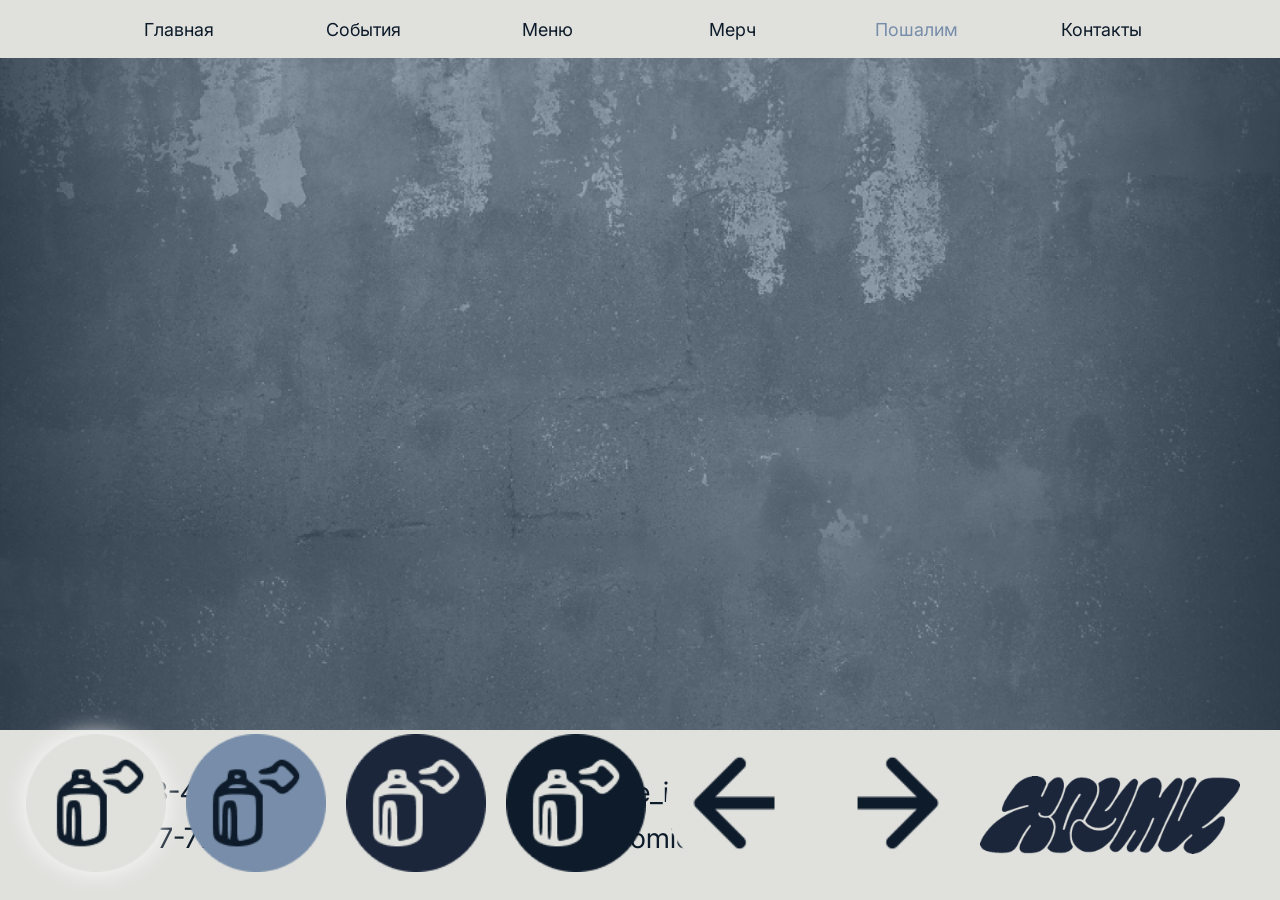
<file: game.html>
<!DOCTYPE html>
<html lang="ru">
<head>
<meta charset="UTF-8">

<link href="https://fonts.googleapis.com/css2?family=Inter:wght@300;400&display=swap" rel="stylesheet">

<link rel="stylesheet" href="game.css">
<link rel="stylesheet" href="embed.css">
<script src="embed.js"></script>
<script src="graffiti-spray.js"></script>

</head>

<body class="page-game">

<header class="header">

    <nav class="nav">
        <a href="all-pages.html#home">Главная</a>
        <a href="all-pages.html#events">События</a>
        <a href="all-pages.html#menu">Меню</a>
        <a href="all-pages.html#merch">Мерч</a>
        <a href="all-pages.html#minigame" class="active">Пошалим</a>
        <a href="all-pages.html#contacts">Контакты</a>
    </nav>

</header>

<div class="cart-float">
    <a href="all-pages.html#korzina" aria-label="Корзина"><img src="korzina.png" alt=""></a>
</div>

<main class="page">

    <!-- холст -->
    <canvas id="canvas"></canvas>

    <!-- панель -->
    <div class="tools">

        <!-- цвета -->
        <button type="button" class="color-btn active-color"
                data-color="#E0E1DD"
                aria-label="Светлая краска">
            <img src="color1.png" alt="">
        </button>

        <button type="button" class="color-btn"
                data-color="#778DA9"
                aria-label="Серая краска">
            <img src="color2.png" alt="">
        </button>

        <button type="button" class="color-btn"
                data-color="#1B263B"
                aria-label="Тёмно-синяя краска">
            <img src="color3.png" alt="">
        </button>

        <button type="button" class="color-btn"
                data-color="#0D1B2A"
                aria-label="Чёрно-синяя краска">
            <img src="color4.png" alt="">
        </button>

        <!-- отмена -->
        <button id="undo">
            <img src="strelka1.png">
        </button>

        <!-- вернуть -->
        <button id="redo">
            <img src="strelka2.png">
        </button>

    </div>

</main>

<footer class="footer">
    <div class="footer-left">
        <p>8-910-123-45-67</p>
        <p>8-777-777-77-77</p>
    </div>
    <div class="footer-center">
        <p>@homie_iv</p>
        <p>your_homie</p>
    </div>
    <img src="logo.png" class="footer-logo" alt="Homie">
</footer>

<script>

const canvas = document.getElementById("canvas");
const ctx = canvas.getContext("2d");

const HEADER_H = 58;
const FOOTER_H = 170;

function chromeHeight() {
    if (document.documentElement.classList.contains("is-embed")) return 0;
    return HEADER_H + FOOTER_H;
}

function resizeCanvas() {
    canvas.width = window.innerWidth;
    canvas.height = window.innerHeight - chromeHeight();
}
resizeCanvas();
window.addEventListener("resize", resizeCanvas);

let drawing = false;

let currentColor = "#E0E1DD";

const history = [];
const redoHistory = [];

// РИСОВАНИЕ (баллончик — пушистый спрей)
canvas.addEventListener("mousedown", startDraw);
canvas.addEventListener("mousemove", draw);
canvas.addEventListener("mouseup", stopDraw);
canvas.addEventListener("mouseleave", stopDraw);

canvas.addEventListener("touchstart", startDraw, { passive: false });
canvas.addEventListener("touchmove", draw, { passive: false });
canvas.addEventListener("touchend", stopDraw);

function pointerPos(e) {
    var rect = canvas.getBoundingClientRect();
    var clientX = e.clientX;
    var clientY = e.clientY;
    if (e.touches && e.touches.length) {
        clientX = e.touches[0].clientX;
        clientY = e.touches[0].clientY;
    }
    return { x: clientX - rect.left, y: clientY - rect.top };
}

function startDraw(e) {
    if (e.cancelable) e.preventDefault();
    drawing = true;
    var p = pointerPos(e);
    sprayPaint.sprayAt(ctx, p.x, p.y, currentColor);
}

function draw(e) {
    if (!drawing) return;
    if (e.cancelable) e.preventDefault();
    var p = pointerPos(e);
    sprayPaint.sprayAt(ctx, p.x, p.y, currentColor);
}

function stopDraw() {
    if (!drawing) return;
    drawing = false;
    saveState();
}


// СОХРАНЕНИЕ ИСТОРИИ
function saveState() {

    if(history.length >= 5){
        history.shift();
    }

    history.push(canvas.toDataURL());

}


// ОТМЕНА
document.getElementById("undo")
.addEventListener("click", ()=>{

    if(history.length === 0) return;

    redoHistory.push(canvas.toDataURL());

    const img = new Image();

    history.pop();

    const last =
    history[history.length - 1];

    if(!last){

        ctx.clearRect(0,0,
        canvas.width,
        canvas.height);

        return;
    }

    img.src = last;

    img.onload = ()=>{
        ctx.clearRect(0,0,
        canvas.width,
        canvas.height);

        ctx.drawImage(img,0,0);
    };

});


// ВЕРНУТЬ
document.getElementById("redo")
.addEventListener("click", ()=>{

    if(redoHistory.length === 0) return;

    const state = redoHistory.pop();

    history.push(state);

    const img = new Image();

    img.src = state;

    img.onload = ()=>{
        ctx.clearRect(0,0,
        canvas.width,
        canvas.height);

        ctx.drawImage(img,0,0);
    };

});


// ЦВЕТА
const colorBtns =
document.querySelectorAll(".color-btn");

colorBtns.forEach(btn=>{

    btn.addEventListener("click", ()=>{

        colorBtns.forEach(b=>{
            b.classList.remove("active-color");
        });

        btn.classList.add("active-color");

        currentColor =
        btn.dataset.color;

    });

});

</script>

</body>
</html>
</file>
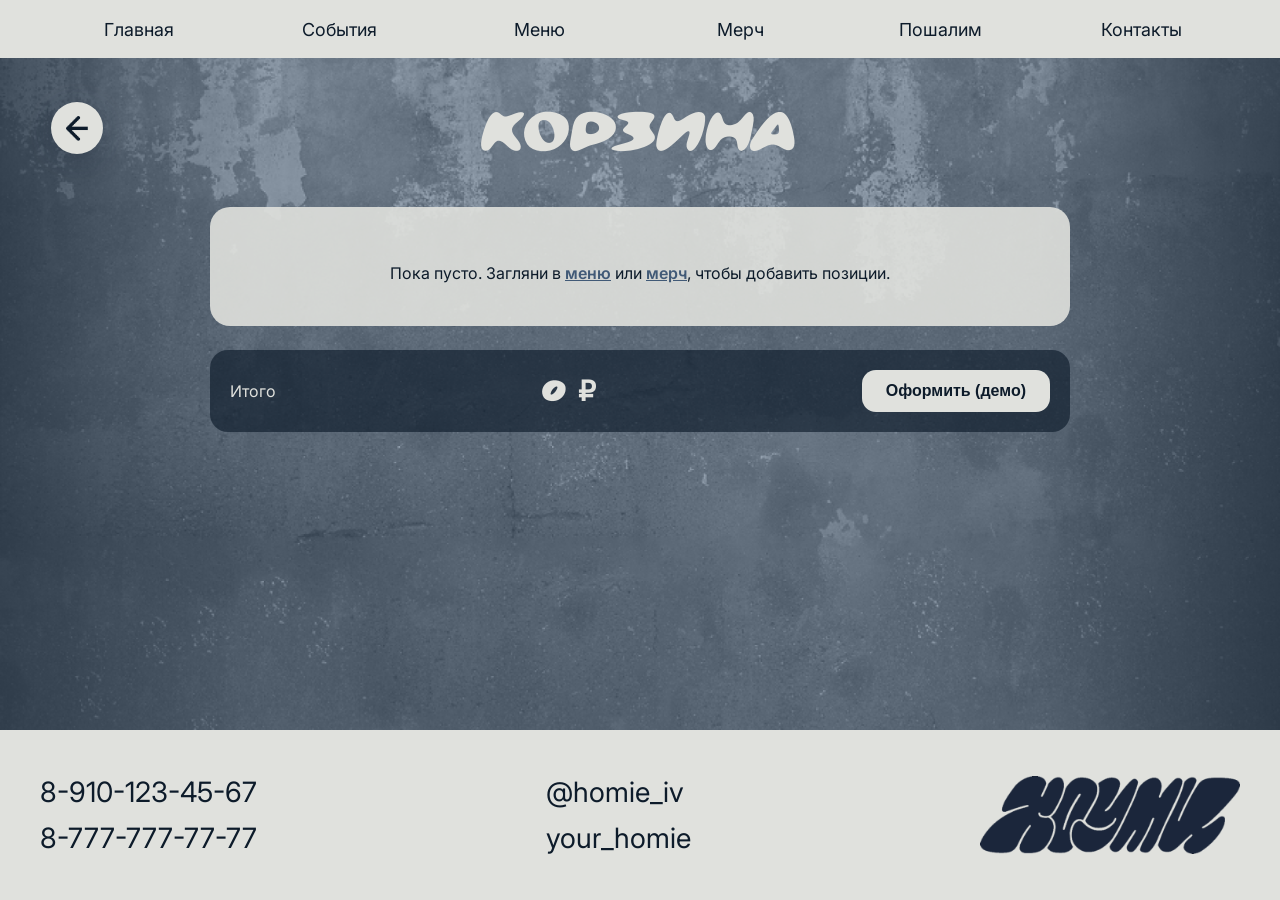
<file: korzina.html>
<!DOCTYPE html>
<html lang="ru">
<head>
    <meta charset="UTF-8">
    <meta name="viewport" content="width=device-width, initial-scale=1">
    <title>Корзина — Homie</title>
    <link href="https://fonts.googleapis.com/css2?family=Inter:wght@300;400;500;600&display=swap" rel="stylesheet">
    <link rel="stylesheet" href="korzina.css">
    <link rel="stylesheet" href="embed.css">
    <link rel="stylesheet" href="modals.css">
    <script src="embed.js"></script>
</head>
<body class="page-korzina">

<button type="button" class="homie-page-back" id="korzinaBack" aria-label="Назад">
    <img src="strelka.png" alt="">
</button>

<header class="header">
    <nav class="nav">
        <a href="all-pages.html#home">Главная</a>
        <a href="all-pages.html#events">События</a>
        <a href="all-pages.html#menu">Меню</a>
        <a href="all-pages.html#merch">Мерч</a>
        <a href="all-pages.html#minigame">Пошалим</a>
        <a href="all-pages.html#contacts">Контакты</a>
    </nav>
</header>

<div class="cart-float">
    <a href="all-pages.html#korzina" aria-label="Корзина"><img src="korzina.png" alt=""></a>
</div>

<main class="page-main">
    <h1 class="page-title">КОРЗИНА</h1>

    <div class="cart-panel">
        <div id="cartEmpty" class="empty-state" hidden>
            Пока пусто. Загляни в <a href="all-pages.html#menu">меню</a> или <a href="all-pages.html#merch">мерч</a>, чтобы добавить позиции.
        </div>
        <div class="cart-list" id="cartList" hidden></div>
        <div class="total-bar" id="cartTotalWrap" hidden>
            <span>Итого</span>
            <strong><span id="cartTotal">0</span> ₽</strong>
            <button type="button" class="checkout-btn" id="checkoutBtn">Оформить (демо)</button>
        </div>
    </div>
</main>

<footer class="footer">
    <div class="footer-left">
        <p>8-910-123-45-67</p>
        <p>8-777-777-77-77</p>
    </div>
    <div class="footer-center">
        <p>@homie_iv</p>
        <p>your_homie</p>
    </div>
    <img src="logo.png" class="footer-logo" alt="Homie">
</footer>

<script>
(function () {
    const KEY = "homieCart";

    function read() {
        try { return JSON.parse(localStorage.getItem(KEY)) || []; } catch { return []; }
    }

    function write(arr) {
        localStorage.setItem(KEY, JSON.stringify(arr));
    }

    function money(n) {
        return Math.round(n).toLocaleString("ru-RU");
    }

    const cartList = document.getElementById("cartList");
    const cartEmpty = document.getElementById("cartEmpty");
    const cartTotalWrap = document.getElementById("cartTotalWrap");
    const cartTotal = document.getElementById("cartTotal");
    const checkoutBtn = document.getElementById("checkoutBtn");

    function render() {
        let cart = read();
        cartList.innerHTML = "";
        if (!cart.length) {
            cartEmpty.hidden = false;
            cartList.hidden = true;
            cartTotalWrap.hidden = true;
            return;
        }
        cartEmpty.hidden = true;
        cartList.hidden = false;
        cartTotalWrap.hidden = false;

        let sum = 0;
        cart.forEach(function (item, index) {
            const line = item.price * item.qty;
            sum += line;

            const row = document.createElement("article");
            row.className = "cart-item" + (item.type === "merch" && item.img ? " cart-item--merch" : "");
            const qtyHtml =
                '<span class="qty-box">' +
                '<button type="button" data-act="minus" data-i="' + index + '">−</button>' +
                '<span class="qty-num">' + item.qty + "</span>" +
                '<button type="button" data-act="plus" data-i="' + index + '">+</button>' +
                "</span>";

            if (item.type === "merch" && item.img) {
                let metaHtml = "";
                if (item.size) metaHtml += '<p class="cart-item__meta">Размер: ' + item.size + "</p>";
                if (item.color) metaHtml += '<p class="cart-item__meta">Цвет: ' + item.color + "</p>";
                row.innerHTML =
                    '<img class="cart-item__img" src="' + item.img + '" alt="">' +
                    '<div class="cart-item__body">' +
                    '<p class="cart-item__title">' + item.name + "</p>" +
                    metaHtml +
                    "</div>" +
                    '<div class="cart-item__side">' +
                    '<p class="cart-item__price">' + money(item.price) + "</p>" +
                    qtyHtml +
                    "</div>";
            } else {
                row.innerHTML =
                    '<div class="cart-item__body cart-item__body--plain">' +
                    '<p class="cart-item__title">' + item.name + "</p>" +
                    '<p class="cart-item__meta">' + money(item.price) + " ₽ × " + item.qty + "</p>" +
                    "</div>" +
                    '<div class="cart-item__side">' +
                    '<p class="cart-item__price">' + money(line) + " ₽</p>" +
                    qtyHtml +
                    "</div>";
            }
            cartList.appendChild(row);
        });

        cartTotal.textContent = money(sum);

        cartList.onclick = function (e) {
            const btn = e.target.closest("button[data-act]");
            if (!btn) return;
            const i = Number(btn.dataset.i);
            const act = btn.dataset.act;
            cart = read();
            if (!cart[i]) return;
            if (act === "plus") cart[i].qty += 1;
            else if (act === "minus") cart[i].qty -= 1;
            cart = cart.filter(function (x) { return x.qty > 0; });
            write(cart);
            render();
        };
    }

    window.homieCartRender = render;
    render();

    window.addEventListener("storage", function (e) {
        if (e.key === KEY) render();
    });
    window.addEventListener("homie-cart-updated", render);

    var validPrev = ["home", "events", "menu", "merch", "minigame", "contacts"];
    var korzinaBack = document.getElementById("korzinaBack");
    if (korzinaBack) {
        korzinaBack.addEventListener("click", function (e) {
            e.preventDefault();
            var prev = "home";
            try {
                prev = sessionStorage.getItem("homiePrevRoute") || "home";
            } catch (err) {}
            if (validPrev.indexOf(prev) === -1) prev = "home";
            if (window.self !== window.top) {
                try {
                    window.parent.location.hash = prev;
                } catch (err) {
                    window.top.location.href = "all-pages.html#" + prev;
                }
                return;
            }
            if (document.referrer && /all-pages\.html/i.test(document.referrer)) {
                window.location.href = "all-pages.html#" + prev;
                return;
            }
            if (window.history.length > 1) {
                window.history.back();
                return;
            }
            window.location.href = "all-pages.html#" + prev;
        });
    }
})();
</script>
<script src="modals.js"></script>
</body>
</html>
</file>
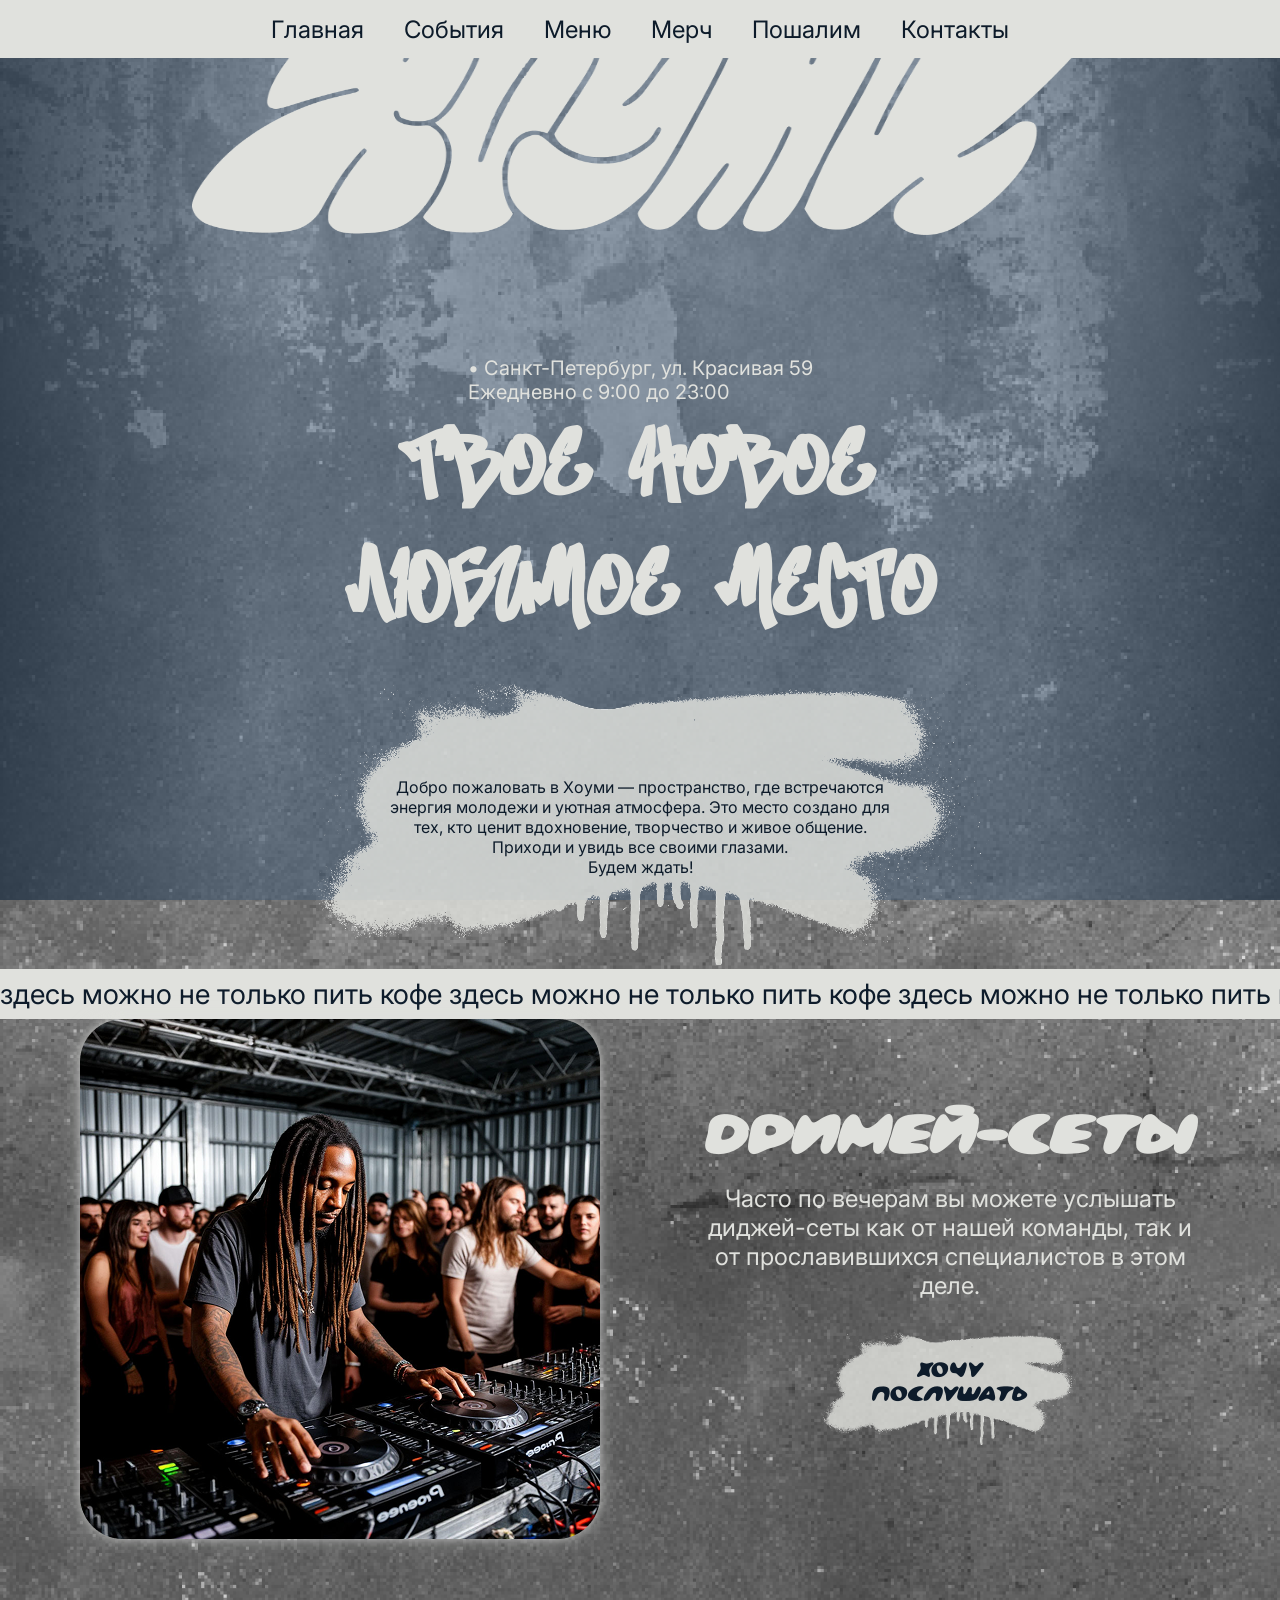
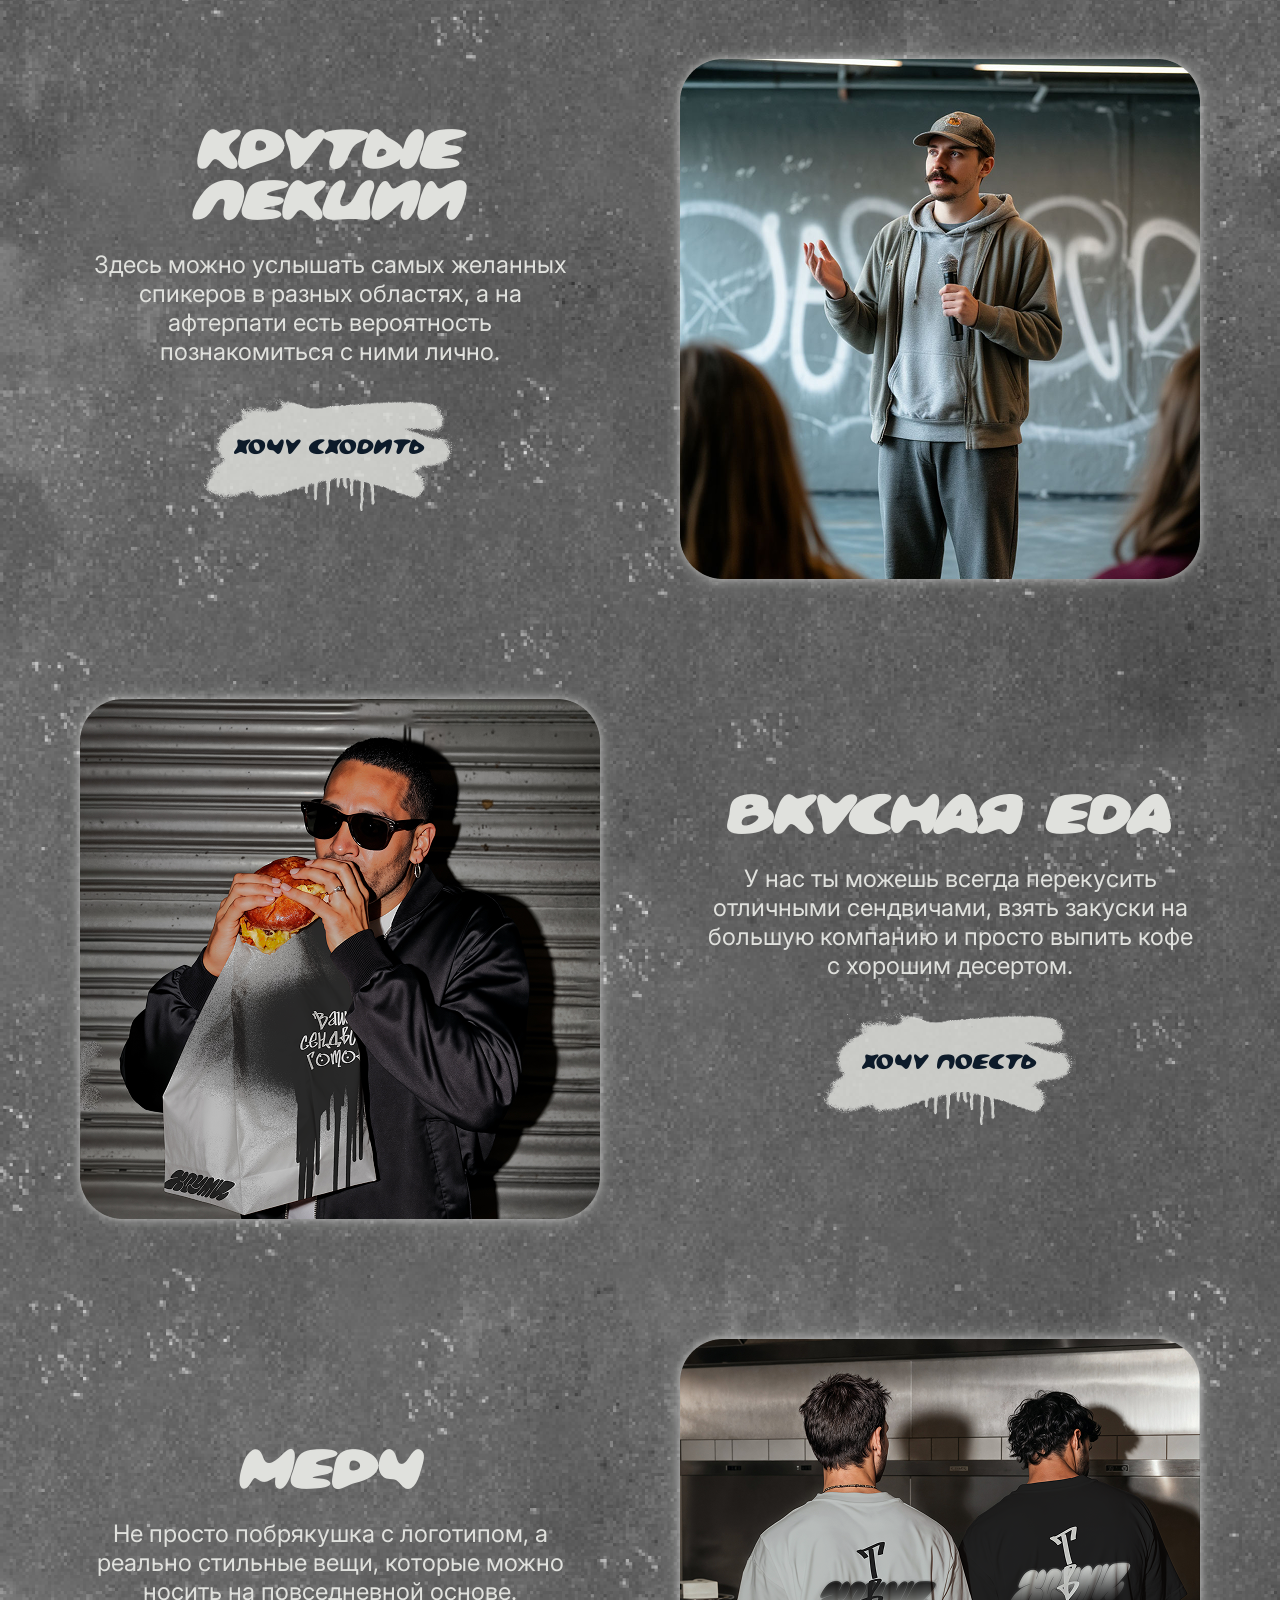
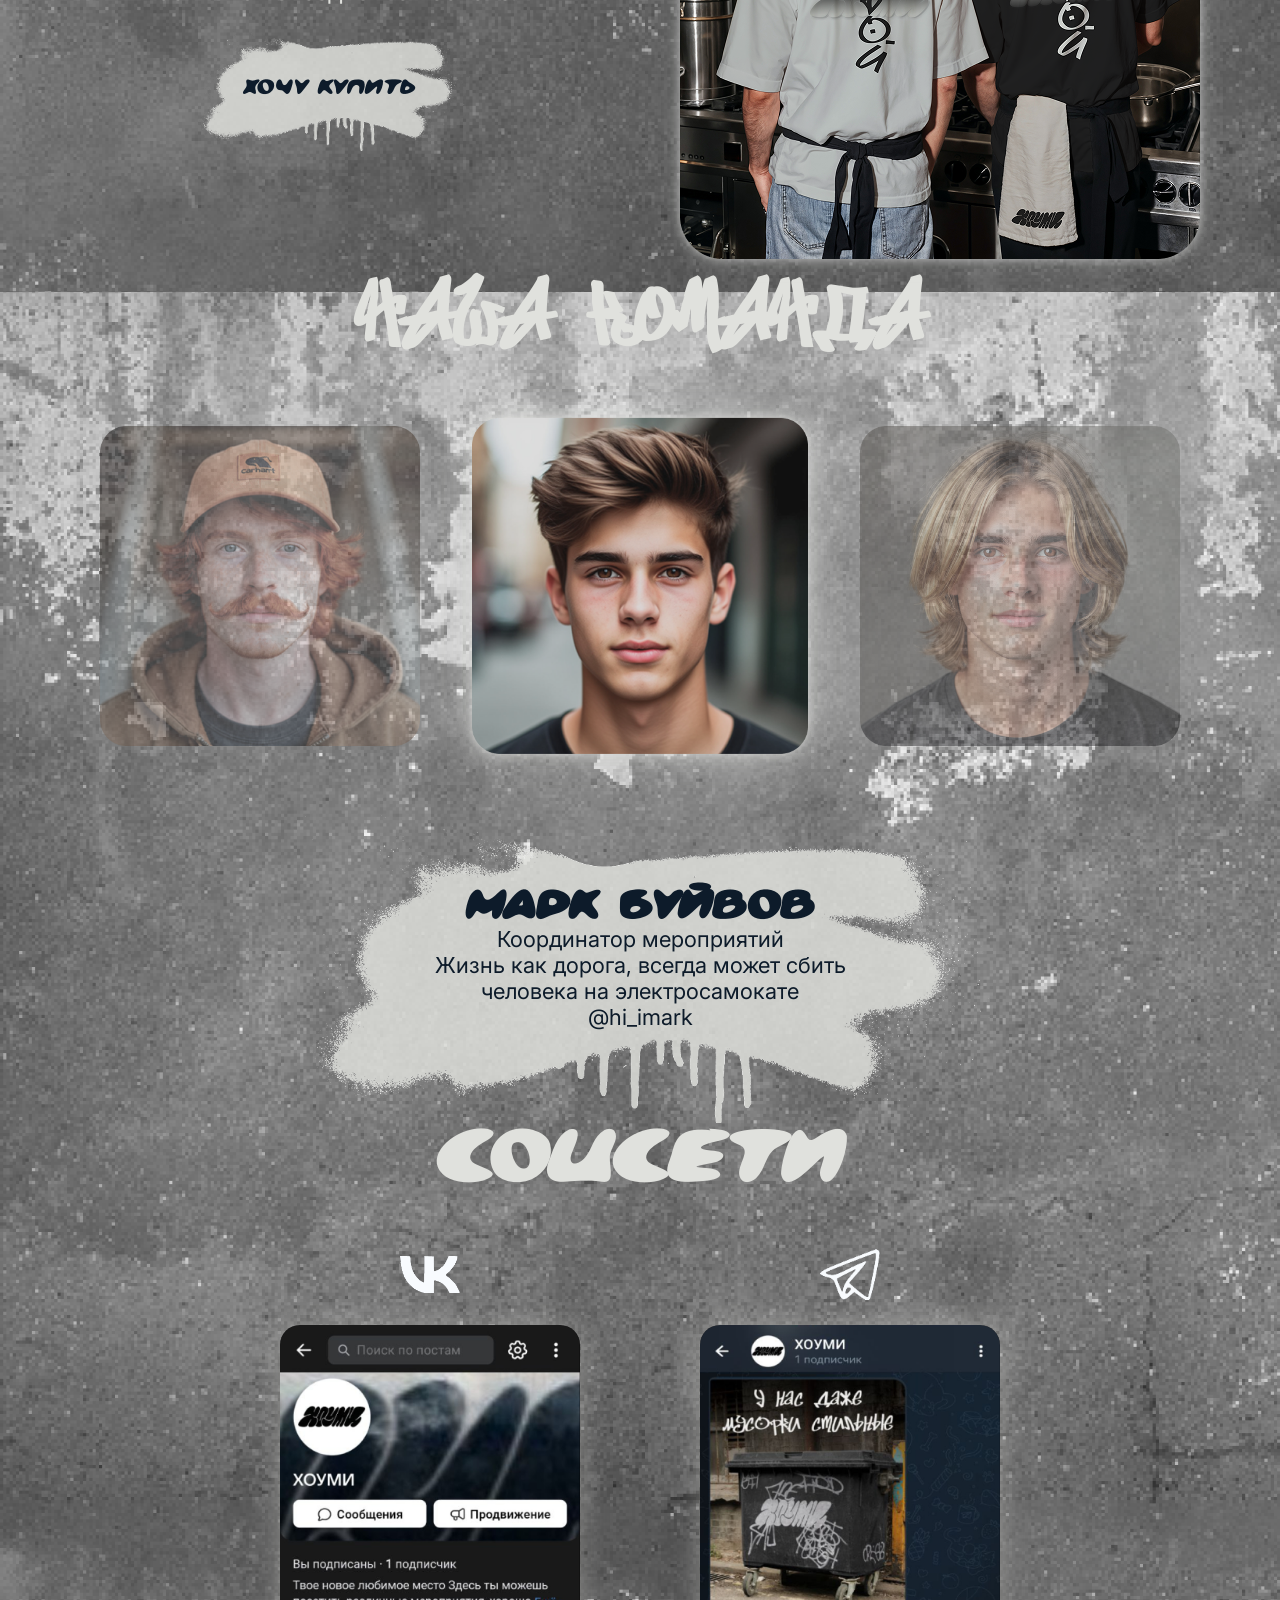
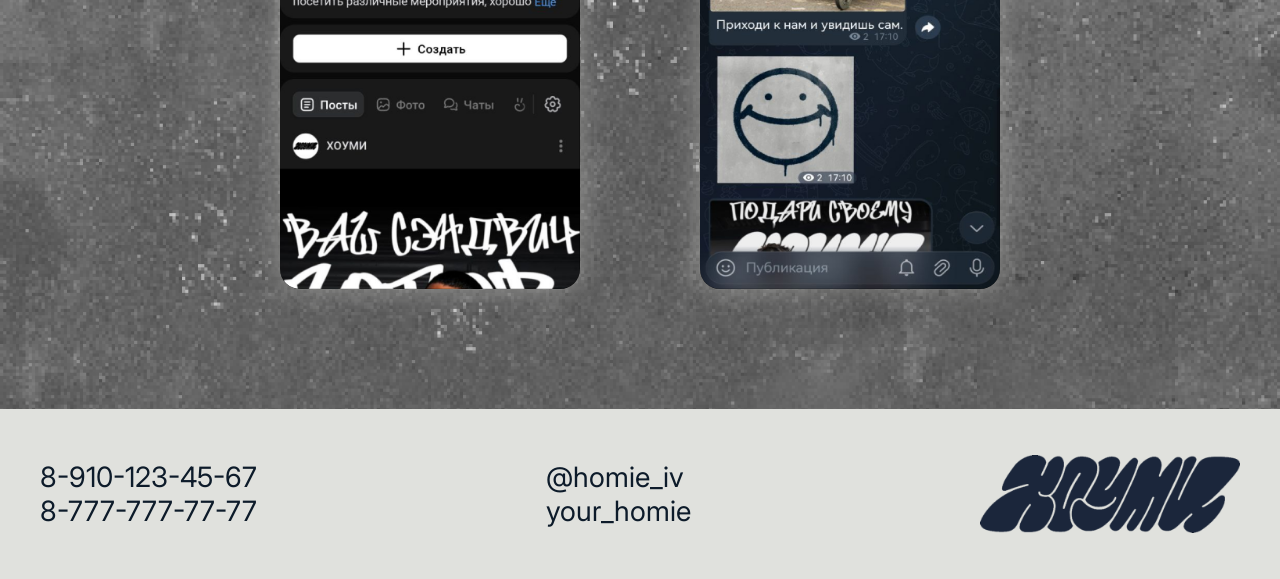
<file: main.html>
<!DOCTYPE html>
<html lang="ru">

<head>
<meta charset="UTF-8">

<link href="https://fonts.googleapis.com/css2?family=Inter:wght@300;400;500&display=swap" rel="stylesheet">

<link rel="stylesheet" href="main.css">

</head>

<body>

<header class="header">

    <nav class="nav">

        <a href="#">Главная</a>
        <a href="#">События</a>
        <a href="#">Меню</a>
        <a href="../merch/merch.html">Мерч</a>
        <a href="../draw/draw.html">Пошалим</a>
        <a href="../kod/contacts.html">Контакты</a>

    </nav>

</header>

<main class="page">

    <!-- HERO -->
    <section class="hero">

        <img src="biglogo.png" class="biglogo">

        <div class="hero-info">
            • Санкт-Петербург, ул. Красивая 59<br>
            Ежедневно с 9:00 до 23:00
        </div>

    </section>

    <!-- TITLE -->
    <section class="intro">

        <h1>ТВОЕ НОВОЕ<br>ЛЮБИМОЕ МЕСТО</h1>

        <div class="intro-patno">

            <img src="bigpatno.png">

            <p>
                Добро пожаловать в Хоуми — пространство,
                где встречаются энергия молодежи и уютная атмосфера.
                Это место создано для тех, кто ценит вдохновение,
                творчество и живое общение.
                <br>
                Приходи и увидь все своими глазами.
                <br>
                Будем ждать!
            </p>

        </div>

    </section>

    <!-- MOVING LINE -->
    <section class="line">

        <div class="line-track">

            <span>
                здесь можно не только пить кофе
                здесь можно не только пить кофе
                здесь можно не только пить кофе
                здесь можно не только пить кофе
            </span>

        </div>

    </section>

    <!-- BLOCKS -->
    <section class="blocks">

        <!-- BLOCK -->
        <div class="block">

            <div class="photo glow">
                <img src="1photo.png">
            </div>

            <div class="text-side">

                <h2>ДРИМЕЙ-СЕТЫ</h2>

                <p>
                    Часто по вечерам вы можете услышать
                    диджей-сеты как от нашей команды,
                    так и от прославившихся специалистов
                    в этом деле.
                </p>

                <div class="small-patno">
                    <img src="spatno1.png">
                    <span>хочу послушать</span>
                </div>

            </div>

        </div>

        <!-- BLOCK -->
        <div class="block reverse">

            <div class="photo glow">
                <img src="2photo.png">
            </div>

            <div class="text-side">

                <h2>КРУТЫЕ ЛЕКЦИИ</h2>

                <p>
                    Здесь можно услышать самых желанных
                    спикеров в разных областях,
                    а на афтерпати есть вероятность
                    познакомиться с ними лично.
                </p>

                <div class="small-patno">
                    <img src="spatno2.png">
                    <span>хочу сходить</span>
                </div>

            </div>

        </div>

        <!-- BLOCK -->
        <div class="block">

            <div class="photo glow">
                <img src="3photo.png">
            </div>

            <div class="text-side">

                <h2>ВКУСНАЯ ЕДА</h2>

                <p>
                    У нас ты можешь всегда перекусить
                    отличными сендвичами,
                    взять закуски на большую компанию
                    и просто выпить кофе
                    с хорошим десертом.
                </p>

                <div class="small-patno">
                    <img src="spatno3.png">
                    <span>хочу поесть</span>
                </div>

            </div>

        </div>

        <!-- BLOCK -->
        <div class="block reverse">

            <div class="photo glow">
                <img src="4photo.png">
            </div>

            <div class="text-side">

                <h2>МЕРЧ</h2>

                <p>Не просто побрякушка с логотипом, а реально стильные вещи, которые можно носить на повседневной основе.</p>

                <div class="small-patno">
                    <img src="spatno4.png">
                    <span>хочу купить</span>
                </div>

            </div>

        </div>

    </section>

    <!-- TEAM -->
    <section class="team">

        <h1>НАША КОМАНДА</h1>

        <div class="slider">

            <div class="slide side">
                <img src="komanda1.png">
            </div>

            <div class="slide active-slide">
                <img src="komanda2.png">
            </div>

            <div class="slide side">
                <img src="komanda3.png">
            </div>

        </div>

        <!-- INFO -->
        <div class="team-info">

            <img src="patnomedium.png">

            <div class="info-text fade">

                <h2 id="name">
                    МАРК БУЙВОВ
                </h2>

                <p id="role">
                    Координатор мероприятий
                </p>

                <p id="quote">
                    Жизнь как дорога,
                    всегда может сбить человека
                    на электросамокате
                </p>

                <p id="nick">
                    @hi_imark
                </p>

            </div>

        </div>

    </section>

    <!-- SOCIALS -->
    <section class="socials">

        <h1>СОЦСЕТИ</h1>

        <div class="social-grid">

            <div class="social-item">

                <img src="VK-white.png" class="icon">

                <img src="screenVK.png" class="screen">

            </div>

            <div class="social-item">

                <img src="TG-white.png" class="icon">

                <img src="screenTG.png" class="screen">

            </div>

        </div>

    </section>

</main>

<footer class="footer">
    <div class="footer-left">
        <p>8-910-123-45-67</p>
        <p>8-777-777-77-77</p>
    </div>
    <div class="footer-center">
        <p>@homie_iv</p>
        <p>your_homie</p>
    </div>
    <img src="logo.png" class="footer-logo" alt="Homie">
</footer>

<script>

const slides = document.querySelectorAll(".slide");

const people = [

{
name:"МАРК БУЙВОВ",
role:"Координатор мероприятий",
quote:"Жизнь как дорога, всегда может сбить человека на электросамокате",
nick:"hi_imark"
},

{
name:"АЛЕКС ХОМИН",
role:"SMM-менеджер",
quote:"Лучший контент рождается в хаосе",
nick:"alex_homie"
},

{
name:"ДАНЯ РИВЗ",
role:"Бариста",
quote:"Кофе — это тоже искусство",
nick:"danyacoffee"
},

{
name:"КИРА БЛЭЙК",
role:"Организатор лекций",
quote:"Главное — найти своих людей",
nick:"kirablake"
}

];

let current = 1;

function updateSlider(){

slides.forEach(slide=>{
slide.classList.remove("active-slide");
slide.classList.add("side");
});

slides[1].classList.add("active-slide");

document.querySelector(".fade")
.style.opacity = 0;

setTimeout(()=>{

document.getElementById("name")
.innerText = people[current].name;

document.getElementById("role")
.innerText = people[current].role;

document.getElementById("quote")
.innerText = people[current].quote;

document.getElementById("nick")
.innerText = "@" + people[current].nick;

document.querySelector(".fade")
.style.opacity = 1;

},300);

}

setInterval(()=>{

current++;

if(current > 3){
current = 0;
}

slides[0].innerHTML =
`<img src="komanda${current+1 > 4 ? 1 : current+1}.png">`;

slides[1].innerHTML =
`<img src="komanda${current+2 > 4 ? current-2 : current+2}.png">`;

slides[2].innerHTML =
`<img src="komanda${current+3 > 4 ? current-1 : current+3}.png">`;

updateSlider();

},5000);

</script>

</body>
</html>
</file>
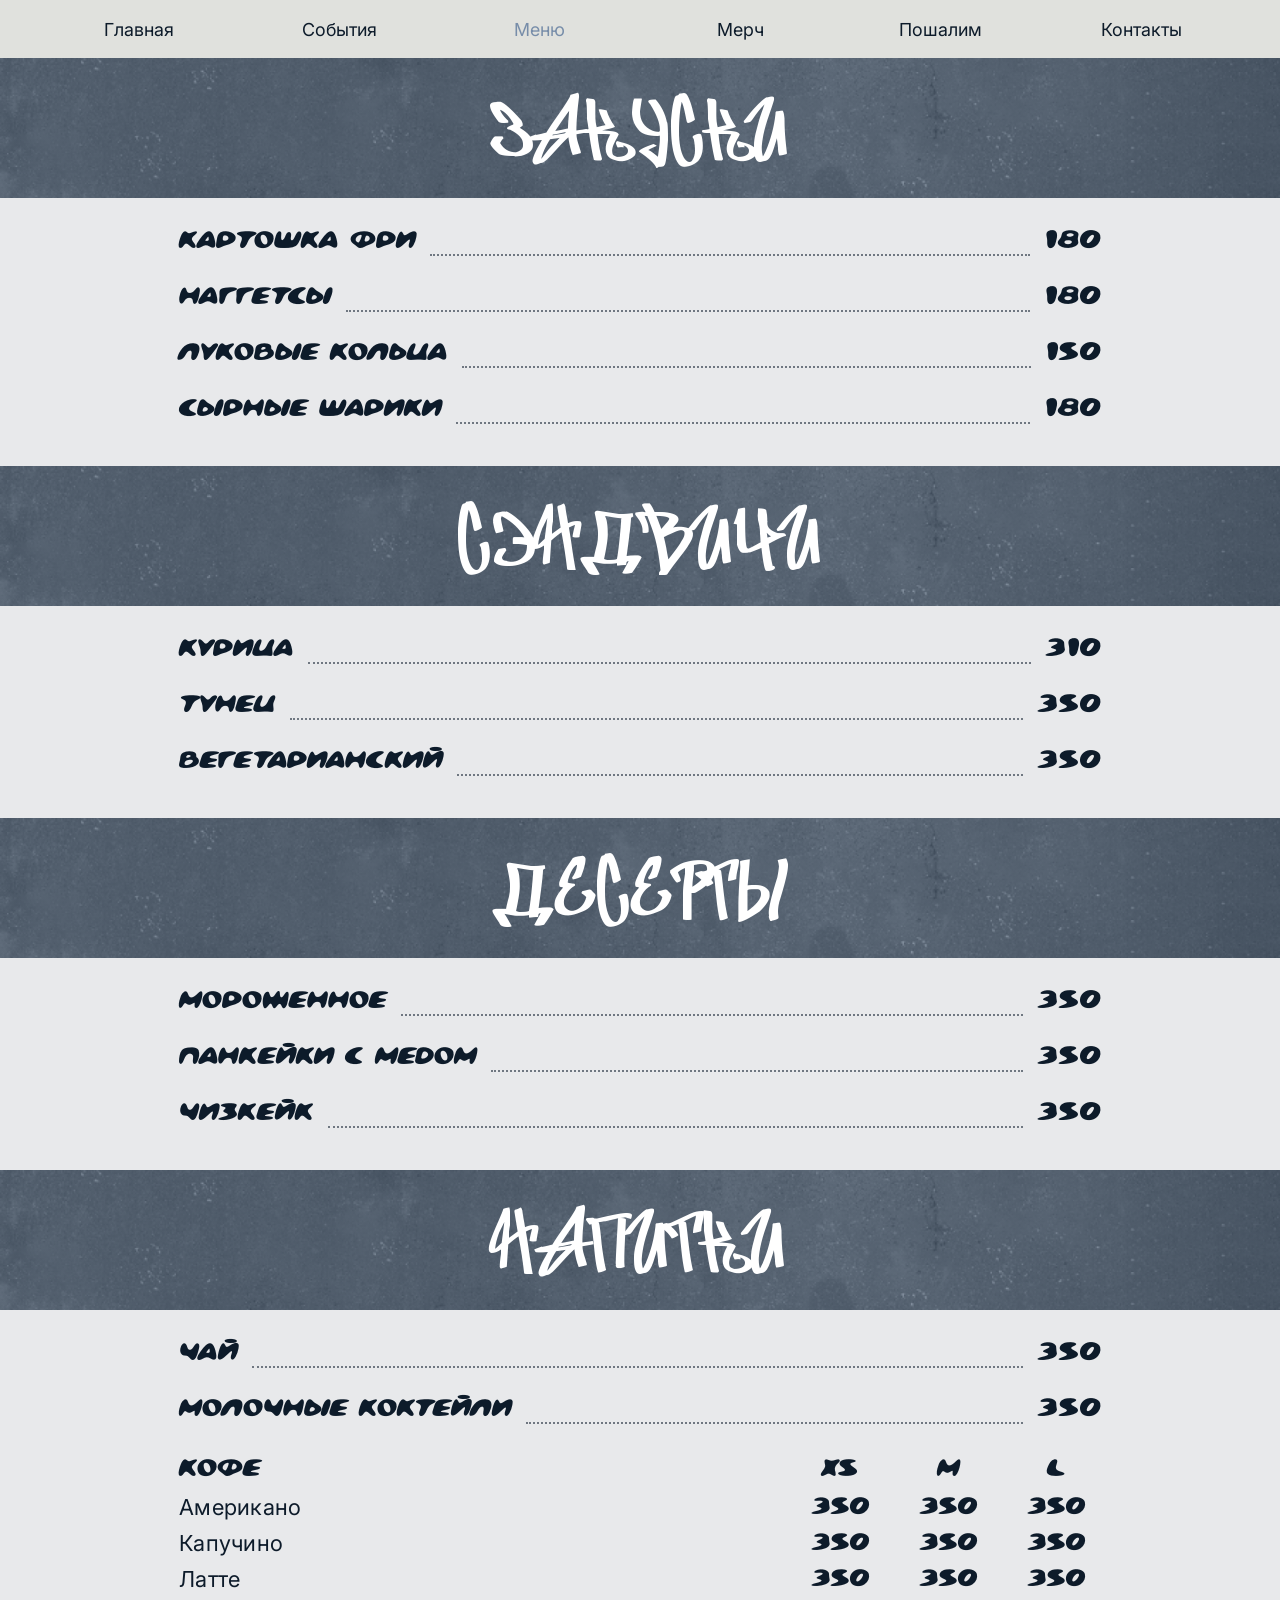
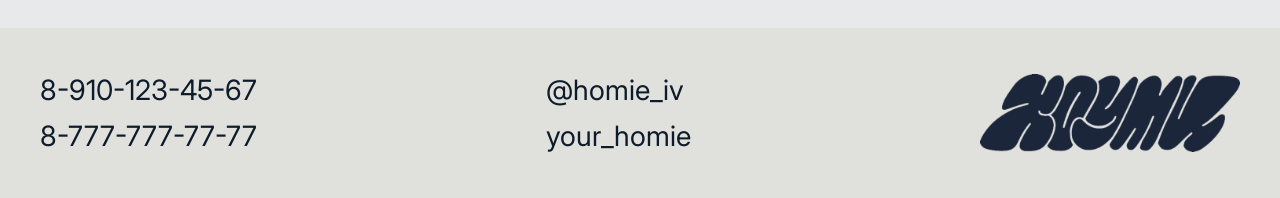
<file: menu.html>
<!DOCTYPE html>
<html lang="ru">
<head>
    <meta charset="UTF-8">
    <meta name="viewport" content="width=device-width, initial-scale=1">
    <title>Меню — Homie</title>
    <link href="https://fonts.googleapis.com/css2?family=Inter:ital,wght@0,400;0,600;0,700;1,700&display=swap" rel="stylesheet">
    <link rel="stylesheet" href="menu.css">
    <link rel="stylesheet" href="embed.css">
    <link rel="stylesheet" href="modals.css">
    <script src="embed.js"></script>
</head>
<body class="menu-layout">

<header class="header">
    <nav class="nav">
        <a href="all-pages.html#home">Главная</a>
        <a href="all-pages.html#events">События</a>
        <a href="all-pages.html#menu" class="active">Меню</a>
        <a href="all-pages.html#merch">Мерч</a>
        <a href="all-pages.html#minigame">Пошалим</a>
        <a href="all-pages.html#contacts">Контакты</a>
    </nav>
</header>

<div class="cart-float">
    <a href="all-pages.html#korzina" aria-label="Корзина"><img src="korzina.png" alt=""></a>
</div>

<main class="page-main menu-page">
    <h1 class="page-title">МЕНЮ</h1>

    <div class="menu-board">

        <section class="menu-section">
            <div class="menu-section__head">
                <h2 class="menu-section__title">ЗАКУСКИ</h2>
            </div>
            <div class="menu-section__body">
            <ul class="menu-lines">
                <li class="menu-line">
                    <span class="menu-line-name">Картошка фри</span>
                    <span class="menu-line-dots" aria-hidden="true"></span>
                    <span class="menu-line-price">180</span>
                </li>
                <li class="menu-line">
                    <span class="menu-line-name">Наггетсы</span>
                    <span class="menu-line-dots" aria-hidden="true"></span>
                    <span class="menu-line-price">180</span>
                </li>
                <li class="menu-line">
                    <span class="menu-line-name">Луковые кольца</span>
                    <span class="menu-line-dots" aria-hidden="true"></span>
                    <span class="menu-line-price">150</span>
                </li>
                <li class="menu-line">
                    <span class="menu-line-name">Сырные шарики</span>
                    <span class="menu-line-dots" aria-hidden="true"></span>
                    <span class="menu-line-price">180</span>
                </li>
            </ul>
            </div>
        </section>

        <section class="menu-section">
            <div class="menu-section__head">
                <h2 class="menu-section__title">СЭНДВИЧИ</h2>
            </div>
            <div class="menu-section__body">
            <ul class="menu-lines">
                <li class="menu-line">
                    <span class="menu-line-name">Курица</span>
                    <span class="menu-line-dots" aria-hidden="true"></span>
                    <span class="menu-line-price">310</span>
                </li>
                <li class="menu-line">
                    <span class="menu-line-name">Тунец</span>
                    <span class="menu-line-dots" aria-hidden="true"></span>
                    <span class="menu-line-price">350</span>
                </li>
                <li class="menu-line">
                    <span class="menu-line-name">Вегетарианский</span>
                    <span class="menu-line-dots" aria-hidden="true"></span>
                    <span class="menu-line-price">350</span>
                </li>
            </ul>
            </div>
        </section>

        <section class="menu-section">
            <div class="menu-section__head">
                <h2 class="menu-section__title">ДЕСЕРТЫ</h2>
            </div>
            <div class="menu-section__body">
            <ul class="menu-lines">
                <li class="menu-line">
                    <span class="menu-line-name">Мороженное</span>
                    <span class="menu-line-dots" aria-hidden="true"></span>
                    <span class="menu-line-price">350</span>
                </li>
                <li class="menu-line">
                    <span class="menu-line-name">Панкейки с медом</span>
                    <span class="menu-line-dots" aria-hidden="true"></span>
                    <span class="menu-line-price">350</span>
                </li>
                <li class="menu-line">
                    <span class="menu-line-name">Чизкейк</span>
                    <span class="menu-line-dots" aria-hidden="true"></span>
                    <span class="menu-line-price">350</span>
                </li>
            </ul>
            </div>
        </section>

        <section class="menu-section">
            <div class="menu-section__head">
                <h2 class="menu-section__title">НАПИТКИ</h2>
            </div>
            <div class="menu-section__body">
            <ul class="menu-lines">
                <li class="menu-line">
                    <span class="menu-line-name">Чай</span>
                    <span class="menu-line-dots" aria-hidden="true"></span>
                    <span class="menu-line-price">350</span>
                </li>
                <li class="menu-line">
                    <span class="menu-line-name">Молочные коктейли</span>
                    <span class="menu-line-dots" aria-hidden="true"></span>
                    <span class="menu-line-price">350</span>
                </li>
            </ul>

            <div class="menu-coffee" role="table" aria-label="Кофе">
                <div class="menu-coffee-head" role="row">
                    <span class="menu-coffee-name menu-coffee-name--title" role="columnheader">КОФЕ</span>
                    <span role="columnheader">XS</span>
                    <span role="columnheader">M</span>
                    <span role="columnheader">L</span>
                </div>
                <div class="menu-coffee-row" role="row">
                    <span class="menu-coffee-name" role="rowheader">Американо</span>
                    <span class="menu-coffee-price" role="cell">350</span>
                    <span class="menu-coffee-price" role="cell">350</span>
                    <span class="menu-coffee-price" role="cell">350</span>
                </div>
                <div class="menu-coffee-row" role="row">
                    <span class="menu-coffee-name" role="rowheader">Капучино</span>
                    <span class="menu-coffee-price" role="cell">350</span>
                    <span class="menu-coffee-price" role="cell">350</span>
                    <span class="menu-coffee-price" role="cell">350</span>
                </div>
                <div class="menu-coffee-row" role="row">
                    <span class="menu-coffee-name" role="rowheader">Латте</span>
                    <span class="menu-coffee-price" role="cell">350</span>
                    <span class="menu-coffee-price" role="cell">350</span>
                    <span class="menu-coffee-price" role="cell">350</span>
                </div>
            </div>
            </div>
        </section>

    </div>
</main>

<footer class="footer">
    <div class="footer-left">
        <p>8-910-123-45-67</p>
        <p>8-777-777-77-77</p>
    </div>
    <div class="footer-center">
        <p>@homie_iv</p>
        <p>your_homie</p>
    </div>
    <img src="logo.png" class="footer-logo" alt="Homie">
</footer>

</body>
</html>
</file>
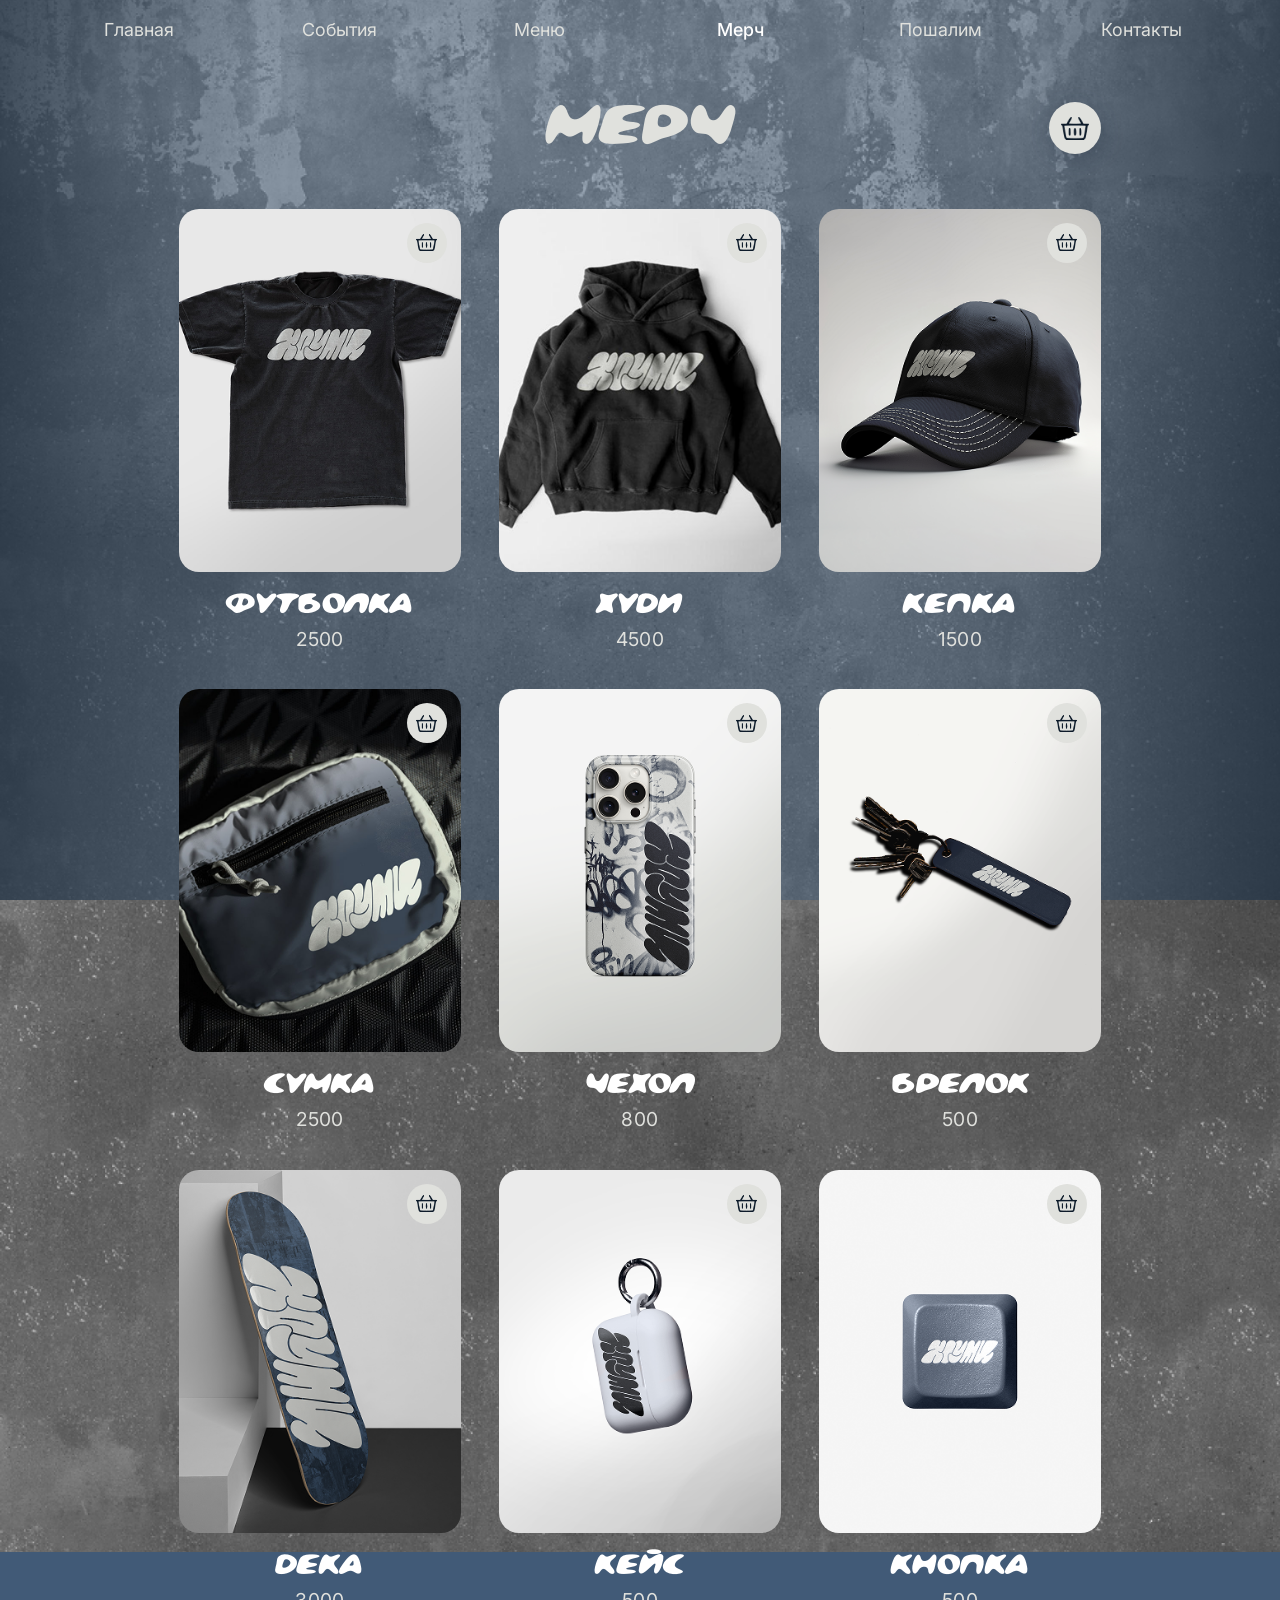
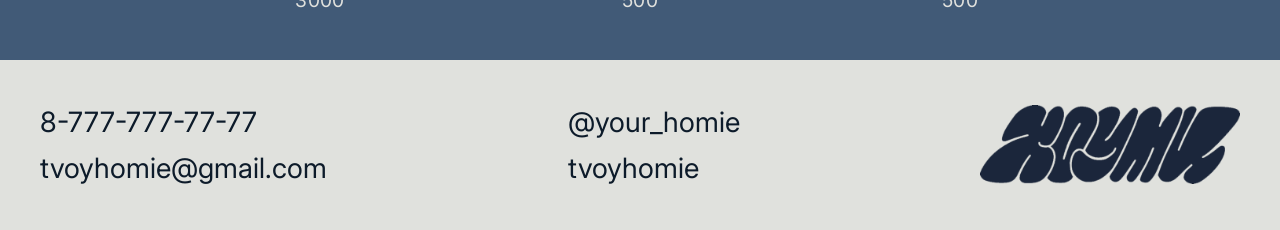
<file: merch.html>
<!DOCTYPE html>
<html lang="ru">
<head>
    <meta charset="UTF-8">
    <meta name="viewport" content="width=device-width, initial-scale=1">
    <title>Мерч — Homie</title>
    <link href="https://fonts.googleapis.com/css2?family=Inter:wght@300;400;500;600&display=swap" rel="stylesheet">
    <link rel="stylesheet" href="merch.css">
    <link rel="stylesheet" href="embed.css">
    <link rel="stylesheet" href="modals.css">
    <script src="embed.js"></script>
    <script src="products-data.js"></script>
</head>
<body class="page-merch">

<header class="header">
    <nav class="nav">
        <a href="all-pages.html#home">Главная</a>
        <a href="all-pages.html#events">События</a>
        <a href="all-pages.html#menu">Меню</a>
        <a href="all-pages.html#merch" class="active">Мерч</a>
        <a href="all-pages.html#minigame">Пошалим</a>
        <a href="all-pages.html#contacts">Контакты</a>
    </nav>
</header>

<main class="page-main merch-page">
    <div class="merch-head">
        <h1 class="merch-title">МЕРЧ</h1>
        <a href="all-pages.html#korzina" class="merch-cart-head homie-page-cart" aria-label="Корзина">
            <img src="korzina.png" alt="">
        </a>
    </div>

    <div class="products">
        <div class="card-wrap" data-id="shirt">
            <a href="tovar.html?id=shirt" class="card">
                <div class="card-panel">
                    <img src="t-shirt.png" class="product-img" alt="Футболка">
                </div>
                <p class="name">ФУТБОЛКА</p>
                <p class="price">2500</p>
            </a>
            <label class="cart-small" title="В корзину">
                <input type="checkbox" class="merch-cart-check" data-id="shirt">
                <img src="korzinam.png" alt="">
            </label>
        </div>

        <div class="card-wrap" data-id="hoodie">
            <a href="tovar.html?id=hoodie" class="card">
                <div class="card-panel">
                    <img src="hoodie.png" class="product-img" alt="Худи">
                </div>
                <p class="name">ХУДИ</p>
                <p class="price">4500</p>
            </a>
            <label class="cart-small" title="В корзину">
                <input type="checkbox" class="merch-cart-check" data-id="hoodie">
                <img src="korzinam.png" alt="">
            </label>
        </div>

        <div class="card-wrap" data-id="cap">
            <a href="tovar.html?id=cap" class="card">
                <div class="card-panel">
                    <img src="cap.png" class="product-img" alt="Кепка">
                </div>
                <p class="name">КЕПКА</p>
                <p class="price">1500</p>
            </a>
            <label class="cart-small" title="В корзину">
                <input type="checkbox" class="merch-cart-check" data-id="cap">
                <img src="korzinam.png" alt="">
            </label>
        </div>

        <div class="card-wrap" data-id="bag">
            <a href="tovar.html?id=bag" class="card">
                <div class="card-panel">
                    <img src="bag.png" class="product-img" alt="Сумка">
                </div>
                <p class="name">СУМКА</p>
                <p class="price">2500</p>
            </a>
            <label class="cart-small" title="В корзину">
                <input type="checkbox" class="merch-cart-check" data-id="bag">
                <img src="korzinam.png" alt="">
            </label>
        </div>

        <div class="card-wrap" data-id="phone">
            <a href="tovar.html?id=phone" class="card">
                <div class="card-panel">
                    <img src="phone.png" class="product-img" alt="Чехол">
                </div>
                <p class="name">ЧЕХОЛ</p>
                <p class="price">800</p>
            </a>
            <label class="cart-small" title="В корзину">
                <input type="checkbox" class="merch-cart-check" data-id="phone">
                <img src="korzinam.png" alt="">
            </label>
        </div>

        <div class="card-wrap" data-id="key">
            <a href="tovar.html?id=key" class="card">
                <div class="card-panel">
                    <img src="key.png" class="product-img" alt="Брелок">
                </div>
                <p class="name">БРЕЛОК</p>
                <p class="price">500</p>
            </a>
            <label class="cart-small" title="В корзину">
                <input type="checkbox" class="merch-cart-check" data-id="key">
                <img src="korzinam.png" alt="">
            </label>
        </div>

        <div class="card-wrap" data-id="skate">
            <a href="tovar.html?id=skate" class="card">
                <div class="card-panel">
                    <img src="skate.png" class="product-img" alt="Дека">
                </div>
                <p class="name">ДЕКА</p>
                <p class="price">3000</p>
            </a>
            <label class="cart-small" title="В корзину">
                <input type="checkbox" class="merch-cart-check" data-id="skate">
                <img src="korzinam.png" alt="">
            </label>
        </div>

        <div class="card-wrap" data-id="keys">
            <a href="tovar.html?id=keys" class="card">
                <div class="card-panel">
                    <img src="keys.png" class="product-img" alt="Кейс">
                </div>
                <p class="name">КЕЙС</p>
                <p class="price">500</p>
            </a>
            <label class="cart-small" title="В корзину">
                <input type="checkbox" class="merch-cart-check" data-id="keys">
                <img src="korzinam.png" alt="">
            </label>
        </div>

        <div class="card-wrap" data-id="button">
            <a href="tovar.html?id=button" class="card">
                <div class="card-panel">
                    <img src="button.png" class="product-img" alt="Кнопка">
                </div>
                <p class="name">КНОПКА</p>
                <p class="price">500</p>
            </a>
            <label class="cart-small" title="В корзину">
                <input type="checkbox" class="merch-cart-check" data-id="button">
                <img src="korzinam.png" alt="">
            </label>
        </div>
    </div>
</main>

<footer class="footer">
    <div class="footer-left">
        <p>8-777-777-77-77</p>
        <p>tvoyhomie@gmail.com</p>
    </div>
    <div class="footer-center">
        <p>@your_homie</p>
        <p>tvoyhomie</p>
    </div>
    <img src="logo.png" class="footer-logo" alt="Homie">
</footer>

<script src="modals.js"></script>
</body>
</html>
</file>
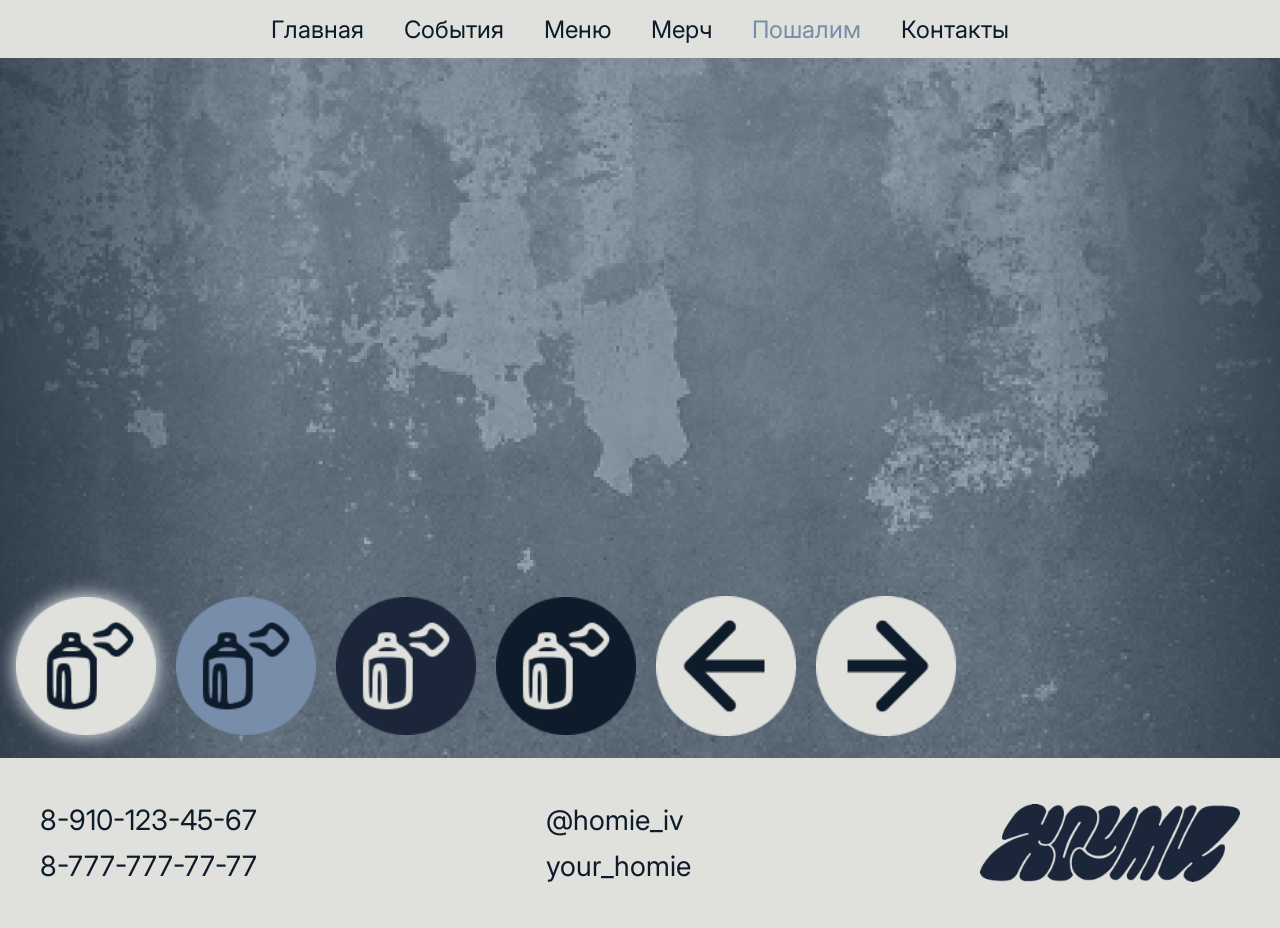
<file: minigame.html>
<!DOCTYPE html>
<html lang="ru">
<head>
<meta charset="UTF-8">
<meta name="viewport" content="width=device-width, initial-scale=1">
<title>Пошалим — Homie</title>
<link href="https://fonts.googleapis.com/css2?family=Inter:wght@300;400&display=swap" rel="stylesheet">

<link rel="stylesheet" href="minigame.css">
<link rel="stylesheet" href="embed.css">
<script src="embed.js"></script>
<script src="graffiti-spray.js"></script>

</head>

<body>

<!-- ШАПКА -->
<header class="header">

    <nav class="nav">
        <a href="all-pages.html#home">Главная</a>
        <a href="all-pages.html#events">События</a>
        <a href="all-pages.html#menu">Меню</a>
        <a href="all-pages.html#merch">Мерч</a>
        <a href="all-pages.html#minigame" class="active">Пошалим</a>
        <a href="all-pages.html#contacts">Контакты</a>
    </nav>

</header>

<!-- ОСНОВНАЯ СЕТКА -->
<main class="page">

    <!-- холст -->
    <canvas id="canvas"></canvas>

    <!-- панель -->
    <div class="tools">

        <!-- цвета -->
        <button type="button" class="color-btn active-color"
                data-color="#E0E1DD"
                aria-label="Светлая краска">
            <img src="color1.png" alt="">
        </button>

        <button type="button" class="color-btn"
                data-color="#778DA9"
                aria-label="Серая краска">
            <img src="color2.png" alt="">
        </button>

        <button type="button" class="color-btn"
                data-color="#1B263B"
                aria-label="Тёмно-синяя краска">
            <img src="color3.png" alt="">
        </button>

        <button type="button" class="color-btn"
                data-color="#0D1B2A"
                aria-label="Чёрно-синяя краска">
            <img src="color4.png" alt="">
        </button>

        <!-- отмена -->
        <button id="undo">
            <img src="strelka1.png">
        </button>

        <!-- вернуть -->
        <button id="redo">
            <img src="strelka2.png">
        </button>

    </div>

</main>

<footer class="footer">
    <div class="footer-left">
        <p>8-910-123-45-67</p>
        <p>8-777-777-77-77</p>
    </div>
    <div class="footer-center">
        <p>@homie_iv</p>
        <p>your_homie</p>
    </div>
    <img src="logo.png" class="footer-logo" alt="Homie">
</footer>

<script>

const canvas = document.getElementById("canvas");
const ctx = canvas.getContext("2d");

const HEADER_H = 58;
const TOOLS_H = 140;
const FOOTER_H = 170;

function chromeHeight() {
    if (document.documentElement.classList.contains("is-embed")) return TOOLS_H;
    return HEADER_H + TOOLS_H + FOOTER_H;
}

function resizeCanvas() {
    canvas.width = window.innerWidth;
    canvas.height = window.innerHeight - chromeHeight();
}
resizeCanvas();
window.addEventListener("resize", resizeCanvas);

let drawing = false;

let currentColor = "#E0E1DD";

const history = [];
const redoHistory = [];

// РИСОВАНИЕ (баллончик — пушистый спрей)
canvas.addEventListener("mousedown", startDraw);
canvas.addEventListener("mousemove", draw);
canvas.addEventListener("mouseup", stopDraw);
canvas.addEventListener("mouseleave", stopDraw);

canvas.addEventListener("touchstart", startDraw, { passive: false });
canvas.addEventListener("touchmove", draw, { passive: false });
canvas.addEventListener("touchend", stopDraw);

function pointerPos(e) {
    var rect = canvas.getBoundingClientRect();
    var clientX = e.clientX;
    var clientY = e.clientY;
    if (e.touches && e.touches.length) {
        clientX = e.touches[0].clientX;
        clientY = e.touches[0].clientY;
    }
    return { x: clientX - rect.left, y: clientY - rect.top };
}

function startDraw(e) {
    if (e.cancelable) e.preventDefault();
    drawing = true;
    var p = pointerPos(e);
    sprayPaint.sprayAt(ctx, p.x, p.y, currentColor);
}

function draw(e) {
    if (!drawing) return;
    if (e.cancelable) e.preventDefault();
    var p = pointerPos(e);
    sprayPaint.sprayAt(ctx, p.x, p.y, currentColor);
}

function stopDraw() {
    if (!drawing) return;
    drawing = false;
    saveState();
}


// СОХРАНЕНИЕ ИСТОРИИ
function saveState() {

    if(history.length >= 5){
        history.shift();
    }

    history.push(canvas.toDataURL());

}


// ОТМЕНА
document.getElementById("undo")
.addEventListener("click", ()=>{

    if(history.length === 0) return;

    redoHistory.push(canvas.toDataURL());

    const img = new Image();

    history.pop();

    const last =
    history[history.length - 1];

    if(!last){

        ctx.clearRect(0,0,
        canvas.width,
        canvas.height);

        return;
    }

    img.src = last;

    img.onload = ()=>{
        ctx.clearRect(0,0,
        canvas.width,
        canvas.height);

        ctx.drawImage(img,0,0);
    };

});


// ВЕРНУТЬ
document.getElementById("redo")
.addEventListener("click", ()=>{

    if(redoHistory.length === 0) return;

    const state = redoHistory.pop();

    history.push(state);

    const img = new Image();

    img.src = state;

    img.onload = ()=>{
        ctx.clearRect(0,0,
        canvas.width,
        canvas.height);

        ctx.drawImage(img,0,0);
    };

});


// ЦВЕТА
const colorBtns =
document.querySelectorAll(".color-btn");

colorBtns.forEach(btn=>{

    btn.addEventListener("click", ()=>{

        colorBtns.forEach(b=>{
            b.classList.remove("active-color");
        });

        btn.classList.add("active-color");

        currentColor =
        btn.dataset.color;

    });

});

</script>

</body>
</html>
</file>
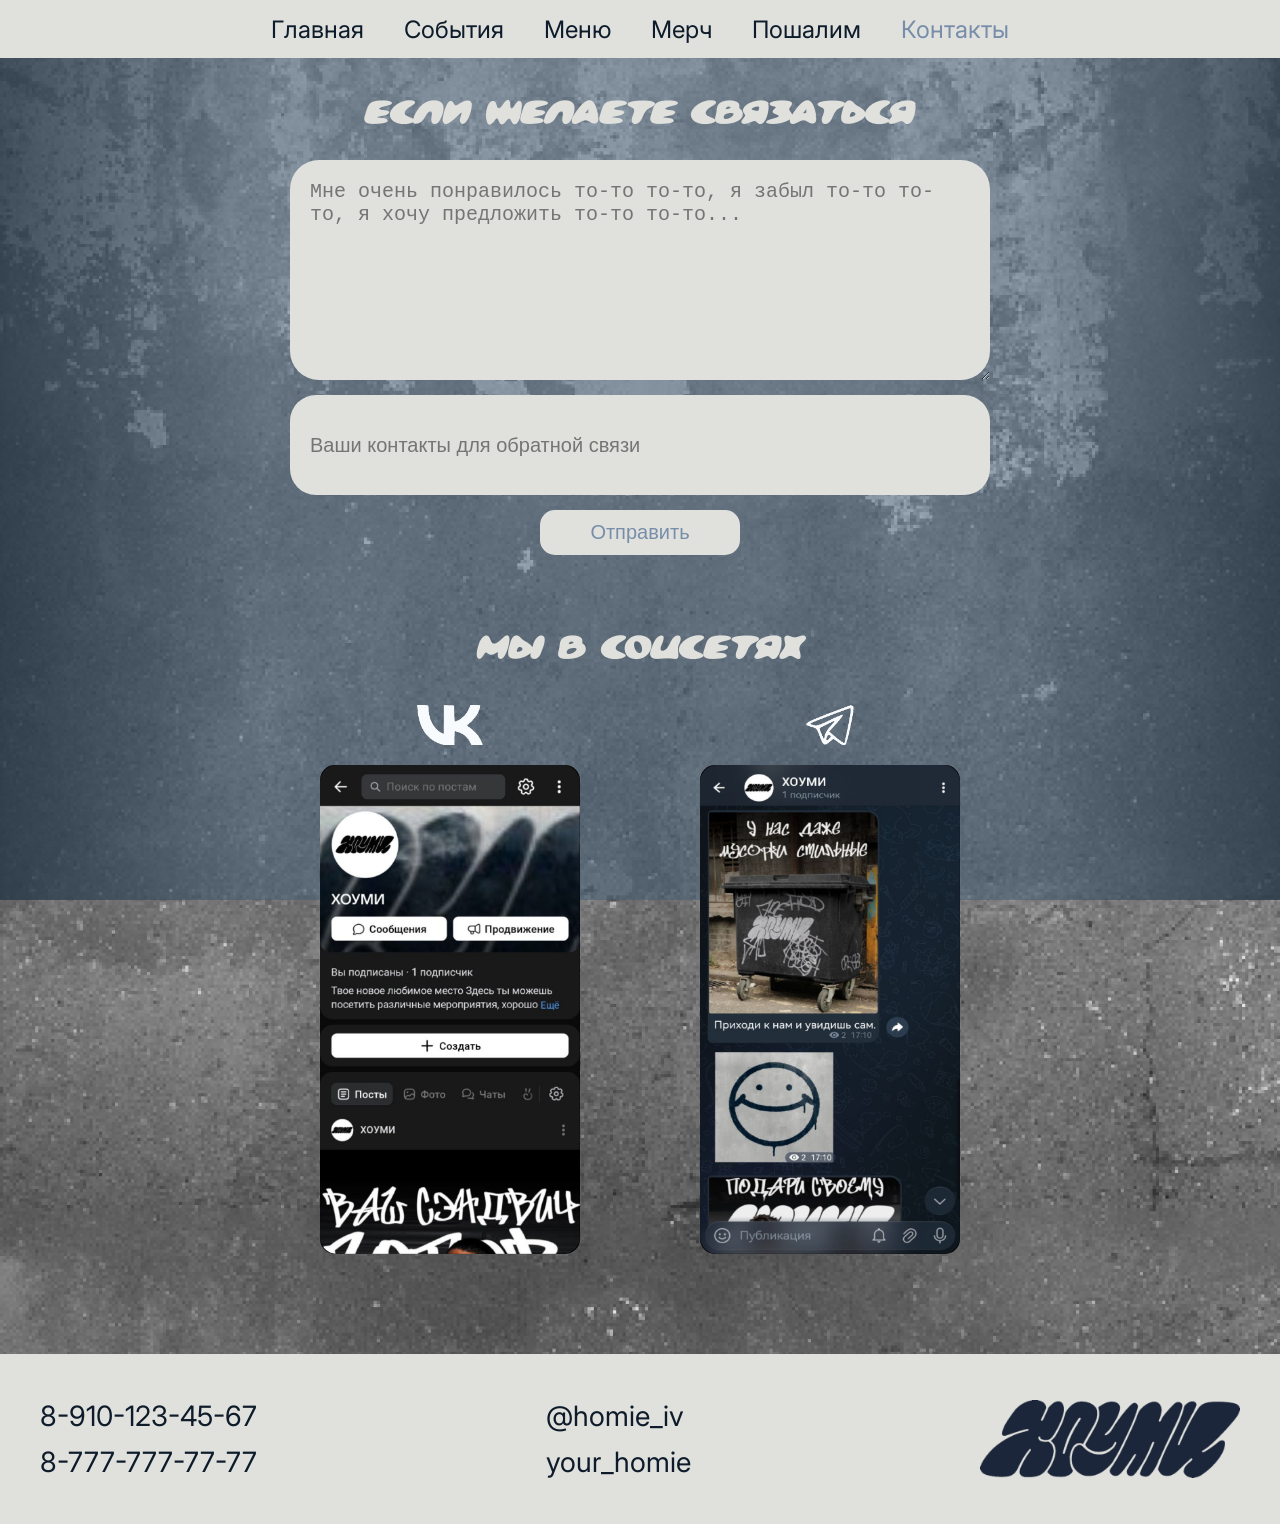
<file: product.html>
<!DOCTYPE html>
<html lang="ru">
<head>
    <meta charset="UTF-8">

    <link href="https://fonts.googleapis.com/css2?family=Inter:wght@300;400;500&display=swap" rel="stylesheet">

    <link rel="stylesheet" href="style.css">
</head>

<body>

<!-- хедер -->
<header class="header">
    <nav class="nav">
        <a href="#">Главная</a>
        <a href="#">События</a>
        <a href="#">Меню</a>
        <a href="#">Мерч</a>
        <a href="#">Пошалим</a>
        <a href="#" class="active">Контакты</a>
    </nav>
</header>

<main class="main">

    <!-- контакты -->
    <section class="contacts">
        <h1 class="title">ЕСЛИ ЖЕЛАЕТЕ СВЯЗАТЬСЯ</h1>

        <div class="form">
            <textarea placeholder="Мне очень понравилось то-то то-то, я забыл то-то то-то, я хочу предложить то-то то-то..."></textarea>
            <input type="text" placeholder="Ваши контакты для обратной связи">
            <button>Отправить</button>
        </div>
    </section>

    <!-- СОЦСЕТИ -->
    <section class="social">

        <h2 class="subtitle">МЫ В СОЦСЕТЯХ</h2>

        <div class="social-container">

            <div class="social-column">
                <img src="VK-white.png" class="social-icon">
                <img src="screenVK.png" class="screen">
            </div>

            <div class="social-column">
                <img src="TG-white.png" class="social-icon">
                <img src="screenTG.png" class="screen">
            </div>

        </div>

    </section>

</main>

<footer class="footer">
    <div class="footer-left">
        <p>8-910-123-45-67</p>
        <p>8-777-777-77-77</p>
    </div>
    <div class="footer-center">
        <p>@homie_iv</p>
        <p>your_homie</p>
    </div>
    <img src="logo.png" class="footer-logo" alt="Homie">
</footer>

</body>
</html>
</file>
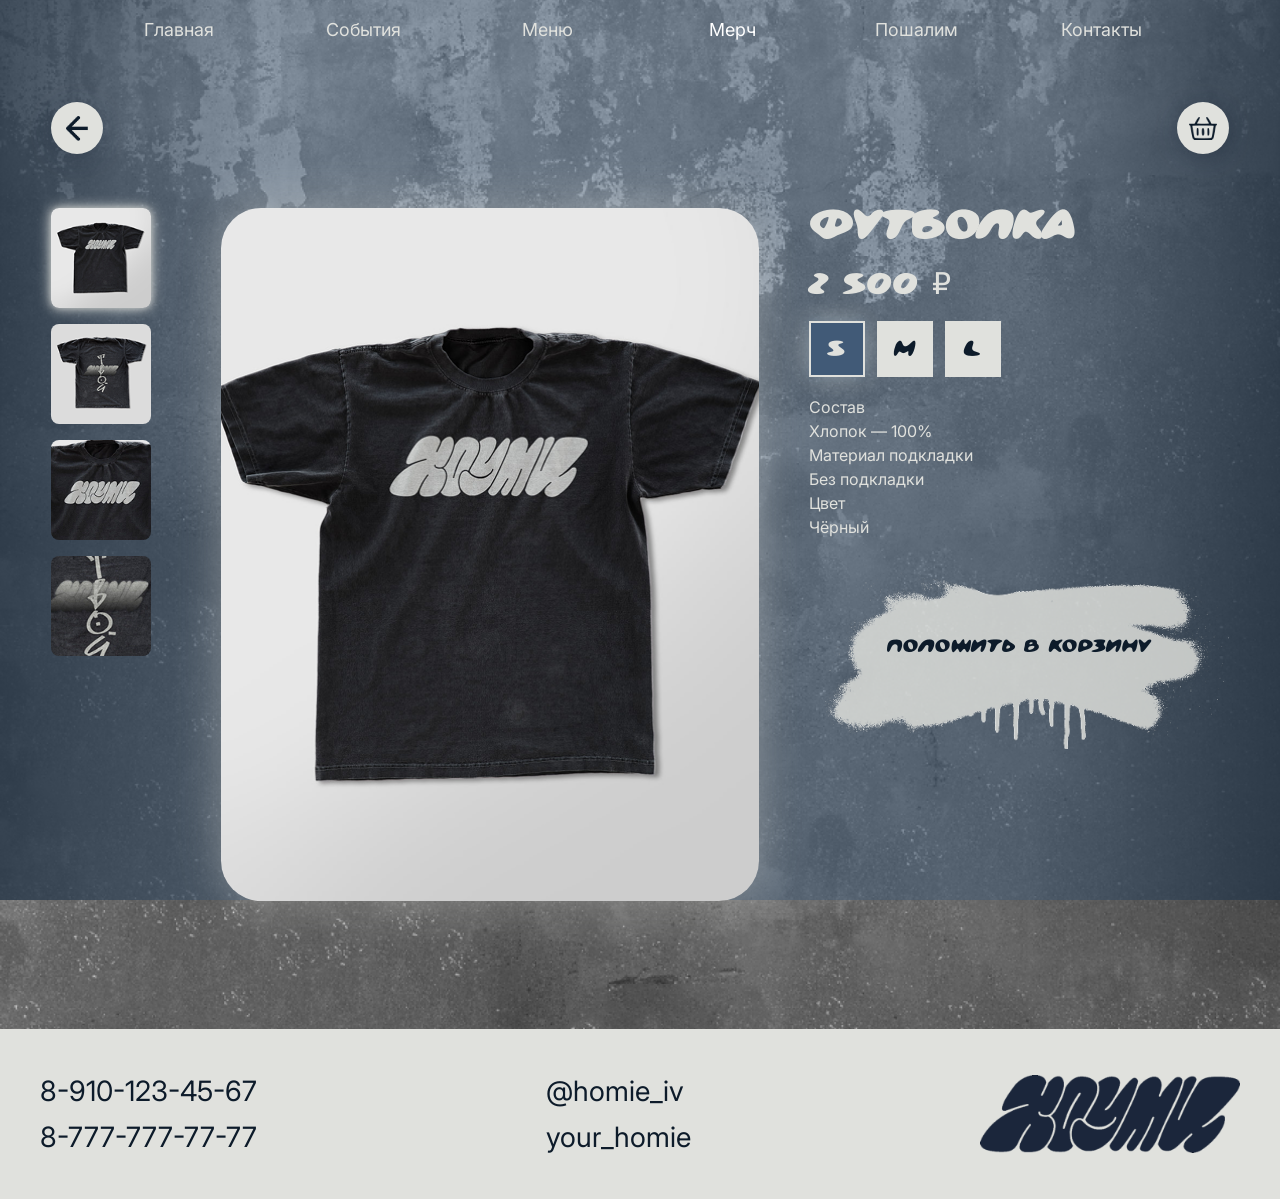
<file: tovar.html>
<!DOCTYPE html>
<html lang="ru">
<head>
    <meta charset="UTF-8">
    <meta name="viewport" content="width=device-width, initial-scale=1">
    <title>Товар — Homie</title>
    <link href="https://fonts.googleapis.com/css2?family=Inter:wght@300;400;500&display=swap" rel="stylesheet">
    <link rel="stylesheet" href="tovar.css">
    <link rel="stylesheet" href="modals.css">
    <link rel="stylesheet" href="embed.css">
    <script src="embed.js"></script>
    <script src="products-data.js"></script>
</head>
<body class="page-tovar">

<header class="header">
    <nav class="nav">
        <a href="all-pages.html#home">Главная</a>
        <a href="all-pages.html#events">События</a>
        <a href="all-pages.html#menu">Меню</a>
        <a href="all-pages.html#merch" class="active">Мерч</a>
        <a href="all-pages.html#minigame">Пошалим</a>
        <a href="all-pages.html#contacts">Контакты</a>
    </nav>
</header>

<a href="merch.html" class="homie-page-back" id="backBtn" aria-label="Назад в мерч">
    <img src="strelka.png" alt="">
</a>
<a href="all-pages.html#korzina" class="homie-page-cart" id="tovarCart" aria-label="Корзина">
    <img src="korzina.png" alt="">
</a>

<div class="tovar-page">
    <div class="tovar-head-spacer" aria-hidden="true"></div>
    <main class="wrapper">
        <div class="product-grid" id="productRoot"></div>
    </main>
</div>

<footer class="footer">
    <div class="footer-left">
        <p>8-910-123-45-67</p>
        <p>8-777-777-77-77</p>
    </div>
    <div class="footer-center">
        <p>@homie_iv</p>
        <p>your_homie</p>
    </div>
    <img src="logo.png" class="footer-logo" alt="Homie">
</footer>

<script src="modals.js"></script>
<script src="tovar-page.js"></script>
</body>
</html>
</file>
<file: site-shared.css>
@font-face {
    font-family: "Bulbasaur";
    src: url("BulbasaurSP.otf");
}

* {
    margin: 0;
    padding: 0;
    box-sizing: border-box;
}

:root {
    --homie-action-btn: clamp(44px, 4.5vw, 52px);
    --homie-content-pad-top: clamp(20px, 3vw, 40px);
    --homie-content-pad-x: clamp(20px, 4vw, 56px);
    --homie-head-row: clamp(48px, 6vw, 64px);
    --homie-header-h: 58px;
    --homie-actions-top: calc(
        var(--homie-header-h) + var(--homie-content-pad-top) + var(--homie-head-row) / 2
    );
    --homie-page-heading-size: clamp(40px, 5.5vw, 56px);
    --homie-page-heading-color: #e0e1dd;
}

html.is-embed {
    --homie-actions-top: calc(var(--homie-content-pad-top) + var(--homie-head-row) / 2);
}

/* Корзина и «назад» — одна позиция на мерче и карточке товара */
.homie-page-cart,
.homie-page-back {
    position: fixed;
    top: var(--homie-actions-top);
    z-index: 11;
    width: var(--homie-action-btn);
    height: var(--homie-action-btn);
    border-radius: 50%;
    background: #e0e1dd;
    display: flex;
    align-items: center;
    justify-content: center;
    text-decoration: none;
    border: none;
    padding: 0;
    cursor: pointer;
    box-shadow: 0 4px 28px rgba(13, 27, 42, 0.35);
    transition: background 0.2s, transform 0.2s;
    transform: translateY(-50%);
}

.homie-page-cart {
    right: var(--homie-content-pad-x);
}

.homie-page-back {
    left: var(--homie-content-pad-x);
}

.homie-page-cart:hover,
.homie-page-back:hover {
    background: #c8c9c4;
    transform: translateY(-50%) scale(1.04);
}

.homie-page-cart img {
    width: 55%;
    height: auto;
    display: block;
}

.homie-page-back img {
    width: 22px;
    height: auto;
    display: block;
}

html {
    scroll-behavior: smooth;
    outline: none;
}

body {
    font-family: "Inter", sans-serif;
    overflow-x: hidden;
    overflow-y: auto;
    min-height: 100vh;
    outline: none;
}

body.page-no-scroll {
    overflow: hidden;
}

/* Текстура главной — index.css; SPA (all-app) — index.css + all-pages.css; меню — menu.css */
body:not(.page-home):not(.all-app):not(.menu-layout):not(.page-events):not(.page-merch) {
    background: url("background.png") no-repeat center top / cover fixed;
    background-color: #415a77;
    isolation: isolate;
}

body:not(.page-home):not(.all-app):not(.menu-layout):not(.page-events):not(.page-merch)::after {
    content: "";
    position: fixed;
    inset: 0;
    background: rgba(65, 90, 119, 0.5);
    z-index: -1;
    pointer-events: none;
}

body:not(.page-home):not(.all-app):not(.menu-layout):not(.page-events):not(.page-merch)::before {
    content: "";
    position: fixed;
    inset: 0;
    background: linear-gradient(to right, rgba(0, 0, 0, 0.644), transparent 20%, transparent 80%, rgba(0, 0, 0, 0.644));
    z-index: -1;
    pointer-events: none;
}

.header {
    position: fixed;
    top: 0;
    left: 0;
    width: 100%;
    height: 58px;
    background: #e0e1dd;
    display: flex;
    justify-content: center;
    align-items: center;
    z-index: 10;
    padding: 0 clamp(16px, 4vw, 48px);
    border: none;
    outline: none;
    box-shadow: none;
}

.nav {
    display: flex;
    flex-wrap: wrap;
    width: 100%;
    gap: clamp(8px, 1.5vw, 40px);
    justify-content: space-between;
    align-items: center;
    padding: 0;
}

.nav a {
    flex: 1 1 0;
    text-align: center;
    white-space: nowrap;
}

.nav a {
    font-size: clamp(15px, 1.4vw, 24px);
    color: #0d1b2a;
    text-decoration: none;
}

.nav a:hover {
    color: #415a77;
}

.nav .active {
    color: #778da9;
}

.page-main {
    margin-top: 100px;
    padding: 0 clamp(20px, 4vw, 56px) 48px;
    display: flex;
    flex-direction: column;
    align-items: center;
    width: 100%;
    max-width: none;
}

.page-title,
.merch-title,
body.page-contacts .title,
body.page-contacts .subtitle {
    font-family: "Bulbasaur", cursive;
    font-size: var(--homie-page-heading-size);
    color: var(--homie-page-heading-color);
    font-weight: 400;
    line-height: 1.15;
    text-align: center;
}

.page-title {
    margin-bottom: 28px;
}

/* Плавающая корзина справа сверху — отключена */
.cart-float,
.cart-big {
    display: none !important;
}

.footer {
    width: 100%;
    margin-top: 80px;
    min-height: 170px;
    background: #e0e1dd;
    padding: 27px clamp(16px, 5vw, 40px);
    display: flex;
    justify-content: space-between;
    align-items: center;
    gap: 24px;
    flex-wrap: wrap;
    box-sizing: border-box;
}

.footer-left,
.footer-center {
    display: flex;
    flex-direction: column;
    gap: 12px;
}

.footer p {
    font-size: clamp(18px, 2.2vw, 28px);
    color: #0d1b2a;
}

.footer-logo {
    width: min(260px, 42vw);
    height: auto;
}
</file>
<file: index.css>
@font-face {
    font-family: "Bulbasaur";
    src: url("BulbasaurSP.otf");
}

@font-face {
    font-family: "Guano";
    src: url("Guano Apes.otf");
}

html {
    scroll-behavior: smooth;
}

* {
    margin: 0;
    padding: 0;
    box-sizing: border-box;
}

/* Главная: текстура + синий оверлей + боковые градиенты (index.html и all-pages #home) */
body.page-home,
body.all-app.route-home {
    font-family: "Inter", sans-serif;
    background: url("background.png") no-repeat center top / cover fixed;
    background-color: #415a77;
    overflow-x: hidden;
    color: #e0e1dd;
    isolation: isolate;
}

body.page-home::after,
body.all-app.route-home::after {
    content: "";
    position: fixed;
    inset: 0;
    background: rgba(65, 90, 119, 0.5);
    z-index: -1;
    pointer-events: none;
}

body.page-home::before,
body.all-app.route-home::before {
    content: "";
    position: fixed;
    inset: 0;
    background: linear-gradient(to right, rgba(0, 0, 0, 0.644), transparent 20%, transparent 80%, rgba(0, 0, 0, 0.644));
    z-index: -1;
    pointer-events: none;
}

.page {
    margin-top: 58px;
    display: flex;
    flex-direction: column;
    gap: clamp(56px, 9vw, 100px);
    padding-bottom: 0;
}

.hero {
    display: flex;
    flex-direction: column;
    align-items: center;
    gap: 20px;
    padding: clamp(72px, 11vw, 108px) 20px 0;
    text-align: center;
}

.biglogo {
    width: min(78%, 960px);
    height: auto;
    object-fit: contain;
}

.hero-info {
    color: #e0e1dd;
    font-size: clamp(15px, 1.6vw, 20px);
    line-height: 1.5;
    font-weight: 400;
    max-width: 900px;
}

.intro {
    display: flex;
    flex-direction: column;
    align-items: center;
    gap: clamp(20px, 3.5vw, 36px);
    padding: 0 clamp(16px, 4vw, 40px);
    text-align: center;
}

.intro-title {
    font-family: "Guano", "Guano Apes", cursive;
    color: #e0e1dd;
    font-size: clamp(42px, 8.5vw, 96px);
    line-height: 1.02;
    letter-spacing: 0.02em;
    font-weight: normal;
}

.intro-patno {
    position: relative;
    width: min(1000px, 98vw);
}

.intro-patno > img {
    width: 100%;
    height: auto;
    display: block;
}

.intro-patno__frame {
    position: absolute;
    top: 50%;
    left: 50%;
    width: 72%;
    height: 46%;
    transform: translate(-50%, -64%);
    display: flex;
    align-items: center;
    justify-content: center;
    box-sizing: border-box;
    overflow: hidden;
    pointer-events: none;
    container-type: size;
}

.intro-patno__text {
    margin: 0;
    max-width: 100%;
    max-height: 100%;
    font-family: "Inter", sans-serif;
    font-size: clamp(18px, min(10.5cqmin, 12.2cqh), 30px);
    font-weight: 400;
    line-height: 1.37;
    letter-spacing: 0.005em;
    text-align: center;
    color: #0d1b2a;
}

.line {
    width: 100vw;
    margin-left: calc(50% - 50vw);
    overflow: hidden;
    height: 56px;
    background: #e0e1dd;
    display: flex;
    align-items: center;
}

.line-track {
    display: flex;
    width: max-content;
    animation: marquee 18s linear infinite;
}

.line span {
    display: inline-block;
    padding-right: 48px;
    font-family: "Bulbasaur", cursive;
    font-size: clamp(22px, 2.8vw, 32px);
    color: #0d1b2a;
    white-space: nowrap;
    letter-spacing: 0.08em;
}

@keyframes marquee {
    from { transform: translateX(0); }
    to { transform: translateX(-50%); }
}

.we-have {
    display: flex;
    flex-direction: column;
    align-items: center;
    gap: clamp(48px, 8vw, 88px);
    padding: 0 clamp(20px, 5vw, 64px);
    width: 100%;
}

.we-have-title {
    font-family: "Guano", "Guano Apes", cursive;
    font-size: clamp(40px, 6.5vw, 80px);
    color: #e0e1dd;
    text-align: center;
    font-weight: normal;
}

.blocks {
    display: flex;
    flex-direction: column;
    gap: clamp(72px, 12vw, 140px);
    width: 100%;
    max-width: 1400px;
}

.block {
    display: grid;
    grid-template-columns: minmax(260px, 1fr) minmax(260px, 1fr);
    justify-content: center;
    align-items: center;
    gap: clamp(40px, 8vw, 120px);
}

.block.reverse {
    direction: rtl;
}

.block.reverse .text-side {
    direction: ltr;
}

.photo {
    border-radius: 0 !important;
    width: min(100%, 520px);
    max-width: 520px;
    aspect-ratio: 1;
    margin-inline: auto;
    justify-self: center;
    overflow: visible;
}

.photo img {
    width: 100%;
    height: 100%;
    max-width: 520px;
    aspect-ratio: 1;
    object-fit: cover;
    display: block;
    margin: 0;
    border-radius: 0 !important;
}

.photo.glow,
.photo.glow img {
    border-radius: 0 !important;
}

.photo.glow img {
    filter: drop-shadow(0 0 4px rgba(224, 225, 221, 0.65))
        drop-shadow(0 0 10px rgba(224, 225, 221, 0.28));
}

/* bag.png: скругление и подсветка как у 1–3 фото */
.we-have .blocks > .block:last-child .photo {
    border-radius: 30px !important;
    overflow: visible;
}

.we-have .blocks > .block:last-child .photo img {
    border-radius: 30px !important;
    filter: drop-shadow(0 0 4px rgba(224, 225, 221, 0.65))
        drop-shadow(0 0 10px rgba(224, 225, 221, 0.28));
}

.text-side {
    display: flex;
    flex-direction: column;
    align-items: center;
    gap: 20px;
}

.text-side h2 {
    font-family: "Bulbasaur", cursive;
    color: #e0e1dd;
    font-size: clamp(32px, 4.5vw, 54px);
    line-height: 1.08;
    font-weight: normal;
    text-align: center;
}

.text-side p {
    color: #e0e1dd;
    font-size: clamp(17px, 2vw, 24px);
    line-height: 1.4;
    text-align: center;
}

.small-patno {
    position: relative;
    width: 280px;
    align-self: center;
    max-width: 100%;
    display: block;
    border: none;
    background: transparent;
    padding: 0;
    margin: 0;
    font: inherit;
    color: inherit;
    text-align: center;
    text-decoration: none;
    cursor: pointer;
    box-sizing: border-box;
    transition: transform 0.2s;
}

.small-patno:hover {
    transform: scale(1.04);
}

.small-patno img {
    width: 100%;
    height: auto;
    display: block;
}

.we-have .small-patno img {
    transition: opacity 0.15s ease;
}

.we-have .small-patno::after {
    content: "";
    position: absolute;
    inset: 0;
    background-color: #b3b4b0;
    opacity: 0;
    transition: opacity 0.15s ease;
    pointer-events: none;
    mask-repeat: no-repeat;
    mask-position: center;
    mask-size: 100% 100%;
    -webkit-mask-repeat: no-repeat;
    -webkit-mask-position: center;
    -webkit-mask-size: 100% 100%;
}

.we-have .blocks .block:nth-child(1) .small-patno::after {
    mask-image: url(spatno1.png);
    -webkit-mask-image: url(spatno1.png);
}

.we-have .blocks .block:nth-child(2) .small-patno::after {
    mask-image: url(spatno2.png);
    -webkit-mask-image: url(spatno2.png);
}

.we-have .blocks .block:nth-child(3) .small-patno::after {
    mask-image: url(spatno3.png);
    -webkit-mask-image: url(spatno3.png);
}

.we-have .blocks .block:nth-child(4) .small-patno::after {
    mask-image: url(spatno4.png);
    -webkit-mask-image: url(spatno4.png);
}

.we-have .small-patno:active img,
.we-have .small-patno.is-pressed img {
    opacity: 0;
}

.we-have .small-patno:active::after,
.we-have .small-patno.is-pressed::after {
    opacity: 1;
}

.we-have .small-patno span {
    position: absolute;
    inset: 0;
    z-index: 1;
    display: flex;
    align-items: center;
    justify-content: center;
    padding: 11% 12% 17% 12%;
    box-sizing: border-box;
    font-family: "Bulbasaur", cursive;
    font-size: 21px;
    line-height: 1.15;
    color: #0d1b2a;
    text-align: center;
    white-space: normal;
    pointer-events: none;
}

.team {
    display: flex;
    flex-direction: column;
    align-items: center;
    gap: clamp(40px, 6vw, 60px);
    padding: 0 20px;
    width: 100%;
}

.team-title {
    font-family: "Guano", "Guano Apes", cursive;
    font-size: clamp(40px, 6.5vw, 80px);
    color: #e0e1dd;
    text-align: center;
    font-weight: normal;
}

.slider {
    display: grid;
    grid-template-columns: repeat(3, minmax(160px, 320px));
    gap: clamp(20px, 4vw, 60px);
    align-items: center;
    justify-content: center;
    width: 100%;
    max-width: 1100px;
}

.slide {
    transition: opacity 0.5s, transform 0.5s, filter 0.5s;
    border-radius: 0;
    overflow: visible;
    background: transparent;
}

.slide img {
    width: 100%;
    aspect-ratio: 1;
    object-fit: cover;
    border-radius: 0;
    display: block;
}

.team .slider .slide,
.team .slider .slide.side,
.team .slider .slide.active-slide,
#homeSlider .slide {
    border-radius: 0;
    overflow: visible;
    background: transparent;
}

.team .slider .slide img,
.team .slide img,
.slider .slide img,
#homeSlider .slide img {
    border-radius: 0;
}

.slide.side {
    opacity: 0.45;
    transform: scale(0.92);
}

.slide.active-slide {
    opacity: 1;
    transform: scale(1.06);
}

.team .slider .slide.active-slide img,
#homeSlider .slide.active-slide img {
    filter: drop-shadow(0 0 4px rgba(224, 225, 221, 0.65))
        drop-shadow(0 0 10px rgba(224, 225, 221, 0.28))
        drop-shadow(0 0 18px rgba(224, 225, 221, 0.45));
}

.team-info {
    position: relative;
    width: min(840px, 96vw);
}

.team-info > img {
    width: 100%;
    height: auto;
    display: block;
}

.info-text {
    position: absolute;
    top: 47%;
    left: 50%;
    transform: translate(-50%, -50%);
    width: min(600px, 82%);
    text-align: center;
    transition: opacity 0.4s ease;
}

.info-text h2 {
    font-family: "Bulbasaur", cursive;
    color: #0d1b2a;
    font-size: clamp(26px, 3.2vw, 40px);
    font-weight: normal;
}

.info-text p {
    color: #0d1b2a;
    font-size: clamp(16px, 2vw, 22px);
    margin-top: 8px;
    line-height: 1.35;
}

.socials {
    display: flex;
    flex-direction: column;
    align-items: center;
    gap: clamp(32px, 5vw, 50px);
    padding: 0 20px clamp(48px, 8vw, 80px);
    width: 100%;
}

.socials-title {
    font-family: "Guano", "Guano Apes", cursive;
    font-size: clamp(40px, 6.5vw, 80px);
    color: #e0e1dd;
    text-align: center;
    font-weight: normal;
}

.social-grid {
    display: flex;
    flex-wrap: wrap;
    justify-content: center;
    align-items: flex-start;
    gap: clamp(48px, 10vw, 120px);
}

.social-item {
    display: flex;
    flex-direction: column;
    align-items: center;
    gap: 20px;
}

.social-item .icon {
    width: 60px;
    height: 60px;
    object-fit: contain;
    display: block;
}

.social-item .screen {
    width: min(300px, 40vw);
    border-radius: 20px;
    box-shadow: 0 0 30px rgba(224, 225, 221, 0.4);
    display: block;
}

.footer {
    width: 100%;
    min-height: 170px;
    background: #e0e1dd;
    padding: 27px clamp(16px, 5vw, 40px);
    display: flex;
    justify-content: space-between;
    align-items: center;
    gap: 24px;
    flex-wrap: wrap;
}

.footer-left,
.footer-center {
    display: flex;
    flex-direction: column;
    gap: 12px;
}

.footer p {
    font-size: clamp(18px, 2.2vw, 28px);
    color: #0d1b2a;
}

.footer-logo {
    width: min(260px, 42vw);
    height: auto;
}

@media (max-width: 900px) {
    .block,
    .block.reverse {
        grid-template-columns: 1fr;
        direction: ltr;
    }

    .slider {
        grid-template-columns: 1fr;
        max-width: 300px;
    }

    .slide.side {
        display: none;
    }

    .slide.active-slide {
        transform: none;
    }

    .team .slider .slide,
    .team .slider .slide img,
    #homeSlider .slide,
    #homeSlider .slide img {
        border-radius: 0;
    }
}
</file>
<file: all-pages.css>
/* Все блоки приложения со страницы all-pages.html */
@import url("site-shared.css");

html {
    scroll-behavior: smooth;
}

/* Шапка на всю ширину (как index.html) */
body.all-app .header {
    padding: 0 clamp(16px, 4vw, 48px);
}

body.all-app .nav {
    width: 100%;
    max-width: none;
    justify-content: space-between;
    gap: clamp(8px, 1.5vw, 24px);
    padding: 0;
}

body.all-app .nav a,
body.all-app .nav .router-link {
    flex: 1 1 0;
    text-align: center;
    font-size: clamp(14px, 1.55vw, 24px);
    color: #0d1b2a;
    text-decoration: none;
    background: none;
    border: none;
    cursor: pointer;
    font-family: inherit;
    white-space: nowrap;
}

body.all-app .nav a:hover,
body.all-app .nav .router-link:hover {
    color: #415a77;
}

body.all-app .nav .router-link.active,
body.all-app .nav a.active {
    color: #778da9;
}

body.all-app .cart-float-btn {
    width: 70px;
    height: 70px;
    border-radius: 50%;
    background: #e0e1dd;
    display: flex;
    align-items: center;
    justify-content: center;
    padding: 0;
}

body.all-app .cart-float-btn img {
    width: 40px;
    height: auto;
}

body.all-app .cart-float.is-hidden {
    display: none;
}

/* Главная в SPA — фон только на route-home (см. index.css); на остальных маршрутах — без текстуры */
body.all-app:not(.route-home) {
    background: #0d1b2a;
}

body.all-app:not(.route-home)::before,
body.all-app:not(.route-home)::after {
    display: none;
}

body.all-app.route-home {
    color: #e0e1dd;
}

body.all-app #page-home .intro-patno {
    position: relative;
    width: min(1000px, 98vw);
    margin: 0 auto;
}

body.all-app #page-home .intro-patno > img {
    width: 100%;
    display: block;
}

body.all-app #page-home .intro-patno__frame {
    position: absolute;
    top: 50%;
    left: 50%;
    width: 72%;
    height: 46%;
    transform: translate(-50%, -64%);
    display: flex;
    align-items: center;
    justify-content: center;
    box-sizing: border-box;
    overflow: hidden;
    pointer-events: none;
    container-type: size;
}

body.all-app #page-home .intro-patno__text,
body.all-app #page-home .intro-text-wrap {
    margin: 0;
    max-width: 100%;
    max-height: 100%;
    font-family: "Inter", sans-serif;
    font-size: clamp(18px, min(10.5cqmin, 12.2cqh), 30px);
    font-weight: 400;
    line-height: 1.37;
    letter-spacing: 0.005em;
    text-align: center;
    color: #0d1b2a;
}

body.all-app #page-home .intro-text {
    display: none;
}

body.all-app #page-home .text-side {
    align-items: center;
}

body.all-app #page-home .text-side h2,
body.all-app #page-home .text-side h3 {
    font-family: "Bulbasaur", cursive;
    font-size: clamp(32px, 4.5vw, 54px);
    text-align: center;
}

body.all-app #page-home .text-side p {
    text-align: center;
}

body.all-app #page-home .small-patno {
    width: 280px;
    align-self: center;
}

body.all-app #page-home .we-have .small-patno span {
    padding: 11% 12% 17% 12%;
}

body.all-app #page-home .team .slider .slide,
body.all-app #page-home .team .slider .slide.side,
body.all-app #page-home .team .slider .slide.active-slide,
body.all-app #page-home #homeSlider .slide {
    border-radius: 0;
    overflow: visible;
    background: transparent;
}

body.all-app #page-home .team .slider .slide img,
body.all-app #page-home .team .slide img,
body.all-app #page-home .slider .slide img,
body.all-app #page-home #homeSlider .slide img {
    border-radius: 0;
}

body.all-app #page-home .team .slider .slide.active-slide img,
body.all-app #page-home #homeSlider .slide.active-slide img {
    filter: drop-shadow(0 0 4px rgba(224, 225, 221, 0.65))
        drop-shadow(0 0 10px rgba(224, 225, 221, 0.28))
        drop-shadow(0 0 18px rgba(224, 225, 221, 0.45));
}

body.all-app #page-home .team-info {
    width: min(840px, 96vw);
}

body.all-app #page-home .info-text {
    width: min(600px, 82%);
}

body.all-app #page-home .social-grid {
    display: flex;
    flex-wrap: wrap;
    justify-content: center;
    align-items: flex-start;
    gap: clamp(48px, 10vw, 120px);
}

body.all-app #page-home .social-item {
    display: flex;
    flex-direction: column;
    align-items: center;
    gap: 20px;
}

body.all-app #page-home .social-item .icon {
    width: 60px;
}

body.all-app #page-home .social-screen-link {
    display: block;
    text-decoration: none;
    border-radius: 20px;
}

body.all-app #page-home .social-screen-link:focus-visible {
    outline: 2px solid #e0e1dd;
    outline-offset: 4px;
}

body.all-app #page-home .line span {
    font-family: "Bulbasaur", cursive;
    letter-spacing: 0.08em;
}

body.all-app #page-home .blocks {
    max-width: 1400px;
    width: 100%;
}

body.all-app #page-home .block {
    grid-template-columns: minmax(260px, 1fr) minmax(260px, 1fr);
    gap: clamp(40px, 8vw, 120px);
}

body.all-app #page-home .info-text h2,
body.all-app #page-home .info-text h3 {
    font-family: "Bulbasaur", cursive;
    color: #0d1b2a;
}

/* Главная — полная ширина, стили из index.css */
body.all-app #page-home.page-panel {
    margin-top: 58px;
    max-width: none;
    width: 100%;
    margin-left: 0;
    margin-right: 0;
    align-items: stretch;
    padding-bottom: 0;
}

body.all-app #page-home.page-panel.active {
    display: block;
}

body.all-app #page-home .page {
    margin-top: 0;
}

body.all-app #page-home .hero {
    padding: clamp(72px, 11vw, 108px) 20px 0;
}

body.all-app #page-home .small-patno.router-link {
    border: none;
    background: transparent;
    padding: 0;
    margin: 0;
    font: inherit;
    color: inherit;
    text-align: center;
    cursor: pointer;
}

body.all-app #page-home .photo,
body.all-app #page-home .photo.glow {
    width: min(100%, 520px);
    max-width: 520px;
    aspect-ratio: 1;
    overflow: visible;
    border-radius: 0 !important;
}

body.all-app #page-home .photo img,
body.all-app #page-home .photo.glow img {
    width: 100%;
    height: 100%;
    max-width: 520px;
    aspect-ratio: 1;
    object-fit: cover;
    border-radius: 0 !important;
}

body.all-app #page-home .we-have .blocks > .block:last-child .photo {
    border-radius: 30px !important;
    overflow: visible;
}

body.all-app #page-home .we-have .blocks > .block:last-child .photo img {
    border-radius: 30px !important;
    filter: drop-shadow(0 0 4px rgba(224, 225, 221, 0.65))
        drop-shadow(0 0 10px rgba(224, 225, 221, 0.28));
}

body.all-app .page-panel {
    display: none;
    margin-top: 100px;
    padding-bottom: 40px;
    flex-direction: column;
    align-items: center;
    max-width: 1100px;
    margin-left: auto;
    margin-right: auto;
    width: 100%;
}

body.all-app .page-panel.active {
    display: flex;
}

body.all-app .page-panel--frame {
    margin-top: 58px;
    max-width: none;
    width: 100%;
    padding: 0;
    align-items: stretch;
}

body.all-app .page-panel--frame.active {
    display: block;
}

body.all-app .page-frame {
    display: block;
    width: 100%;
    height: calc(100vh - 58px - 170px);
    min-height: 360px;
    border: none;
    outline: none;
    box-shadow: none;
    background: transparent;
}

body.all-app .page-frame:focus,
body.all-app .page-frame:focus-visible {
    outline: none;
    border: none;
    box-shadow: none;
}

/* Встроенные страницы: прокрутка только внутри iframe, не у родителя */
body.all-app.route-frame {
    background: #0d1b2a;
    height: 100vh;
    overflow: hidden;
}

body.all-app.route-frame .page-panel--frame {
    margin-top: 58px;
    padding: 0;
    max-width: none;
    width: 100%;
    height: calc(100vh - 58px);
    overflow: hidden;
    box-sizing: border-box;
}

body.all-app.route-frame .page-panel--frame.active {
    display: block;
}

body.all-app.route-frame .page-frame {
    display: block;
    width: 100%;
    height: 100%;
    min-height: 0;
    margin: 0;
    padding: 0;
    border: none;
    outline: none;
    box-shadow: none;
    background: transparent;
}

body.all-app.route-frame > footer.footer {
    display: none;
}

/* Подвал общего приложения — на всех маршрутах */
body.all-app > footer.footer {
    display: flex;
    width: 100%;
    margin-top: 0;
    min-height: 170px;
    background: #e0e1dd;
    padding: 27px clamp(16px, 5vw, 40px);
    justify-content: space-between;
    align-items: center;
    gap: 24px;
    flex-wrap: wrap;
    box-sizing: border-box;
}

body.all-app > footer.footer .footer-left,
body.all-app > footer.footer .footer-center {
    display: flex;
    flex-direction: column;
    gap: 12px;
}

body.all-app > footer.footer p {
    font-size: clamp(18px, 2.2vw, 28px);
    color: #0d1b2a;
}

body.all-app > footer.footer .footer-logo {
    width: min(260px, 42vw);
    height: auto;
}

body.all-app .router-link {
    cursor: pointer;
    border: none;
    background: none;
    font: inherit;
    color: inherit;
    padding: 0;
}

body.all-app .router-link:focus-visible {
    outline: 2px solid #415a77;
    outline-offset: 2px;
}

/* Главная */
.hero {
    text-align: center;
}

.hero-badge {
    display: inline-block;
    padding: 8px 20px;
    border-radius: 999px;
    background: rgba(224, 225, 221, 0.2);
    color: #e0e1dd;
    font-size: 14px;
    letter-spacing: 0.06em;
    margin-bottom: 20px;
    border: 1px solid rgba(224, 225, 221, 0.35);
}

.hero h2 {
    font-family: "Bulbasaur", cursive;
    font-size: clamp(28px, 4vw, 44px);
    color: #e0e1dd;
    line-height: 1.15;
    margin-bottom: 16px;
}

.lead {
    max-width: 640px;
    margin: 0 auto 36px;
    font-size: 18px;
    line-height: 1.55;
    color: #c9ccd4;
}

.tile-grid {
    display: grid;
    grid-template-columns: repeat(auto-fit, minmax(220px, 1fr));
    gap: 20px;
    width: 100%;
    padding: 0 20px;
    max-width: 960px;
}

.tile {
    background: rgba(224, 225, 221, 0.95);
    border-radius: 20px;
    padding: 24px;
    display: flex;
    flex-direction: column;
    gap: 12px;
    transition: transform 0.2s, box-shadow 0.2s;
    border: 1px solid rgba(13, 27, 42, 0.08);
}

.tile:hover {
    transform: translateY(-4px);
    box-shadow: 0 12px 36px rgba(13, 27, 42, 0.2);
}

.tile h3 {
    font-family: "Bulbasaur", cursive;
    font-size: 22px;
    color: #0d1b2a;
}

.tile p {
    font-size: 15px;
    color: #415a77;
    line-height: 1.45;
    flex-grow: 1;
}

.tile .goto {
    align-self: flex-start;
    margin-top: 8px;
    padding: 10px 18px;
    border-radius: 14px;
    background: #415a77;
    color: #e0e1dd;
    text-decoration: none;
    font-weight: 500;
    border: none;
    font: inherit;
    cursor: pointer;
    font-family: Inter, sans-serif;
    font-weight: 500;
}

.tile .goto:hover {
    background: #778da9;
}

/* Меню */
.menu-intro {
    text-align: center;
    max-width: 620px;
    padding: 0 20px;
    color: #c9ccd4;
    font-size: 17px;
    line-height: 1.5;
    margin-bottom: 32px;
}

.menu-grid {
    display: grid;
    grid-template-columns: repeat(auto-fit, minmax(260px, 1fr));
    gap: 24px;
    width: 100%;
    padding: 0 20px;
}

.menu-card {
    background: linear-gradient(145deg, rgba(224, 225, 221, 0.98), rgba(119, 141, 169, 0.35));
    border-radius: 22px;
    overflow: hidden;
    border: 1px solid rgba(13, 27, 42, 0.12);
    display: flex;
    flex-direction: column;
    min-height: 280px;
}

.menu-photo {
    height: 140px;
    background: radial-gradient(circle at 30% 30%, #e0e1dd, #415a77 70%, #0d1b2a);
    display: flex;
    align-items: center;
    justify-content: center;
    font-family: "Bulbasaur", cursive;
    font-size: 42px;
    color: #e0e1dd;
    text-shadow: 0 2px 16px rgba(0, 0, 0, 0.45);
}

.menu-body {
    padding: 22px;
    display: flex;
    flex-direction: column;
    gap: 12px;
    flex: 1;
}

.menu-body h3 {
    font-family: "Bulbasaur", cursive;
    font-size: 24px;
    color: #0d1b2a;
}

.menu-body p {
    font-size: 15px;
    color: #0d1b2a;
    opacity: 0.85;
    line-height: 1.45;
    flex-grow: 1;
}

.price-tag {
    font-family: "Bulbasaur", cursive;
    font-size: 22px;
    color: #415a77;
}

.add-btn {
    margin-top: 8px;
    padding: 12px;
    border: none;
    border-radius: 14px;
    background: #0d1b2a;
    color: #e0e1dd;
    font-size: 16px;
    cursor: pointer;
    transition: background 0.2s;
}

.add-btn:hover {
    background: #415a77;
}

.add-btn.done {
    background: #778da9;
}

.add-btn-ap {
    margin-top: 8px;
    padding: 12px;
    border: none;
    border-radius: 14px;
    background: #0d1b2a;
    color: #e0e1dd;
    font-size: 16px;
    cursor: pointer;
    transition: background 0.2s;
}

.add-btn-ap:hover {
    background: #415a77;
}

.add-btn-ap.done {
    background: #778da9;
}

body.all-app #routerNav .router-link.active {
    color: #778da9;
}

body.all-app #routerNav .router-link {
    font-family: inherit;
    font-size: clamp(14px, 1.35vw, 24px);
    color: #0d1b2a;
}

body.all-app #routerNav .router-link:hover {
    color: #415a77;
}

/* События */
.timeline {
    width: 100%;
    max-width: 760px;
    padding: 0 20px;
    display: flex;
    flex-direction: column;
    gap: 18px;
}

.event-card {
    display: grid;
    grid-template-columns: 96px 1fr;
    gap: 18px;
    align-items: stretch;
    background: rgba(224, 225, 221, 0.95);
    border-radius: 18px;
    padding: 16px;
    border: 1px solid rgba(13, 27, 42, 0.1);
}

.event-date {
    border-radius: 14px;
    background: linear-gradient(160deg, #415a77, #0d1b2a);
    color: #e0e1dd;
    display: flex;
    flex-direction: column;
    align-items: center;
    justify-content: center;
    text-align: center;
    padding: 10px;
    font-variant-numeric: tabular-nums;
}

.event-date .day {
    font-family: "Bulbasaur", cursive;
    font-size: 32px;
    line-height: 1;
}

.event-date .mon {
    font-size: 14px;
    letter-spacing: 0.06em;
    margin-top: 6px;
}

.event-info h3 {
    font-family: "Bulbasaur", cursive;
    font-size: 22px;
    color: #0d1b2a;
    margin-bottom: 8px;
}

.event-meta {
    font-size: 14px;
    color: #415a77;
    margin-bottom: 10px;
}

.event-desc {
    font-size: 15px;
    color: #0d1b2a;
    line-height: 1.5;
}

.tag-row {
    display: flex;
    flex-wrap: wrap;
    gap: 8px;
    margin-top: 12px;
}

.tag {
    font-size: 12px;
    padding: 6px 10px;
    border-radius: 999px;
    background: rgba(65, 90, 119, 0.12);
    color: #415a77;
}

/* Мерч (сжатая сетка) */
.products-mini {
    display: flex;
    flex-wrap: wrap;
    justify-content: center;
    gap: 48px;
    max-width: 1000px;
    padding: 0 16px;
}

.card-mini {
    display: flex;
    flex-direction: column;
    align-items: center;
}

.card-mini .product-img {
    width: 220px;
    border-radius: 10px;
    border: 3px solid rgba(224, 225, 221, 0.55);
}

.card-mini .name {
    font-family: "Bulbasaur", cursive;
    font-size: 22px;
    color: #e0e1dd;
    margin-top: 10px;
}

.card-mini .price {
    font-family: "Bulbasaur", cursive;
    color: #e0e1dd;
}

/* Корзина */
.cart-panel-app {
    width: 100%;
    max-width: 720px;
    padding: 0 20px;
}

.cart-table-app {
    width: 100%;
    border-collapse: separate;
    border-spacing: 0 12px;
}

.cart-row-app td {
    background: rgba(224, 225, 221, 0.95);
    padding: 16px;
    vertical-align: middle;
}

.cart-row-app td:first-child {
    border-radius: 16px 0 0 16px;
}

.cart-row-app td:last-child {
    border-radius: 0 16px 16px 0;
}

.item-name-app {
    font-weight: 600;
    color: #0d1b2a;
}

.item-price-app {
    font-family: "Bulbasaur", cursive;
    color: #415a77;
    font-size: 20px;
}

.qty-box-app {
    display: inline-flex;
    align-items: center;
    gap: 10px;
}

.qty-box-app button {
    width: 36px;
    height: 36px;
    border-radius: 50%;
    border: none;
    background: #0d1b2a;
    color: #e0e1dd;
    font-size: 20px;
    cursor: pointer;
    line-height: 1;
}

.qty-num-app {
    min-width: 28px;
    text-align: center;
    font-weight: 600;
    color: #0d1b2a;
}

.total-bar-app {
    margin-top: 24px;
    padding: 20px;
    border-radius: 18px;
    background: rgba(13, 27, 42, 0.65);
    color: #e0e1dd;
    display: flex;
    justify-content: space-between;
    align-items: center;
    gap: 16px;
    flex-wrap: wrap;
}

.total-bar-app strong {
    font-family: "Bulbasaur", cursive;
    font-size: 28px;
}

.checkout-btn-app {
    border: none;
    border-radius: 14px;
    padding: 12px 24px;
    background: #e0e1dd;
    color: #0d1b2a;
    font-size: 16px;
    cursor: pointer;
    font-weight: 600;
}

.empty-state-app {
    text-align: center;
    padding: 40px 20px;
    background: rgba(224, 225, 221, 0.9);
    border-radius: 20px;
    color: #0d1b2a;
    line-height: 1.55;
}

.empty-state-app a {
    font-weight: 600;
    color: #415a77;
}

/* Мини-игра */
.game-wrap-app {
    width: min(480px, 100%);
    padding: 0 20px;
    text-align: center;
}

.scoreboard-app {
    display: flex;
    justify-content: space-between;
    align-items: center;
    margin-bottom: 16px;
    padding: 12px 16px;
    background: rgba(224, 225, 221, 0.95);
    border-radius: 14px;
    color: #0d1b2a;
}

.scoreboard-app span strong {
    font-family: "Bulbasaur", cursive;
    font-size: 24px;
    color: #415a77;
}

#gameFieldApp {
    position: relative;
    width: 100%;
    height: 340px;
    border-radius: 22px;
    background: radial-gradient(circle at 30% 20%, rgba(224, 225, 221, 0.25), transparent 55%), #0d1b2a;
    overflow: hidden;
    margin-bottom: 16px;
    box-shadow: inset 0 0 0 1px rgba(224, 225, 221, 0.16);
}

.hud-row-app {
    display: flex;
    gap: 12px;
    justify-content: center;
    flex-wrap: wrap;
    margin-bottom: 12px;
}

.hud-btn-app {
    flex: 1 1 auto;
    min-width: 120px;
    padding: 12px;
    border-radius: 14px;
    border: none;
    background: #e0e1dd;
    color: #0d1b2a;
    font-weight: 600;
    cursor: pointer;
}

.hud-btn-app:hover {
    background: #778da9;
    color: #e0e1dd;
}

.hud-note-app {
    color: #c9ccd4;
    font-size: 14px;
    line-height: 1.45;
}

.target-app {
    position: absolute;
    width: 56px;
    height: 56px;
    border-radius: 50%;
    background: radial-gradient(circle at 35% 30%, #e0e1dd, #778da9 60%, #415a77);
    display: grid;
    place-items: center;
    font-family: "Bulbasaur", cursive;
    font-size: 22px;
    color: #0d1b2a;
    cursor: pointer;
    user-select: none;
    transition: transform 0.08s;
}

.target-app:active {
    transform: scale(0.92);
}

/* Контакты (фрагмент из style.css) */
.contacts-shell {
    margin-top: 80px;
    display: flex;
    flex-direction: column;
    align-items: center;
    width: 100%;
}

.contacts-shell .page-title-contact {
    font-family: "Bulbasaur", cursive;
    font-size: 32px;
    color: #e0e1dd;
    text-align: center;
    margin-bottom: 30px;
}

.contacts-shell .form {
    display: flex;
    flex-direction: column;
    align-items: center;
    gap: 15px;
}

.contacts-shell textarea {
    width: min(700px, 94vw);
    height: 220px;
    border-radius: 29px;
    background: #e0e1dd;
    border: none;
    padding: 20px;
    font-size: 20px;
    color: #778da9;
}

.contacts-shell input[type="text"],
.contacts-shell input[type="email"] {
    width: min(700px, 94vw);
    height: 100px;
    border-radius: 26px;
    background: #e0e1dd;
    border: none;
    padding: 20px;
    font-size: 20px;
    color: #778da9;
}

.contacts-shell button[type="submit"] {
    width: 200px;
    height: 45px;
    border-radius: 15px;
    background: #e0e1dd;
    border: none;
    font-size: 20px;
    color: #778da9;
    cursor: pointer;
}

.contacts-shell .social-app {
    margin-top: 60px;
    display: flex;
    flex-direction: column;
    align-items: center;
}

.contacts-shell .subtitle-app {
    font-family: "Bulbasaur", cursive;
    font-size: 32px;
    color: #e0e1dd;
    margin-bottom: 40px;
}

.contacts-shell .social-container-app {
    display: flex;
    gap: clamp(40px, 12vw, 120px);
    flex-wrap: wrap;
    justify-content: center;
}

.contacts-shell .social-column-app {
    display: flex;
    flex-direction: column;
    align-items: center;
    gap: 20px;
}

.contacts-shell .social-icon-app {
    width: auto;
    height: 40px;
}

.contacts-shell .screen-app {
    width: 260px;
    border-radius: 15px;
}

.link-standalone-app {
    margin-top: 12px;
    color: #c9ccd4;
    font-size: 14px;
    text-align: center;
    max-width: 520px;
    line-height: 1.4;
}

.link-standalone-app a {
    color: #e0e1dd;
}

@media (max-width: 560px) {
    .event-card {
        grid-template-columns: 1fr;
    }

    .event-date {
        flex-direction: row;
        gap: 12px;
        justify-content: center;
    }
}
</file>
<file: contacts.css>
@import url("site-shared.css");

* {
    margin: 0;
    padding: 0;
    box-sizing: border-box;
}

:root {
    --contacts-font: "Inter", sans-serif;
    --contacts-size: 20px;
}

body {
    font-family: var(--contacts-font);
    font-size: var(--contacts-size);
    background: url("background.png") no-repeat center top / cover fixed;
    background-color: #415a77;
}

body::after {
    content: "";
    position: fixed;
    inset: 0;
    background: rgba(65, 90, 119, 0.5);
    z-index: -1;
}

body::before {
    content: "";
    position: fixed;
    inset: 0;
    background: linear-gradient(
        to right,
        rgba(0, 0, 0, 0.644),
        transparent 20%,
        transparent 80%,
        rgba(0, 0, 0, 0.644)
    );
    z-index: -1;
}

.header {
    position: fixed;
    top: 0;
    width: 100%;
    height: 58px;
    background: #e0e1dd;
    display: flex;
    justify-content: center;
    align-items: center;
    z-index: 10;
}

.nav {
    display: flex;
    gap: clamp(16px, 4vw, 40px);
    padding: 0 clamp(16px, 4vw, 48px);
}

.nav a {
    font-family: var(--contacts-font);
    font-size: clamp(15px, 1.4vw, 24px);
    color: #0d1b2a;
    text-decoration: none;
}

.nav .active {
    color: #778da9;
}

.main {
    margin-top: 58px;
    display: flex;
    flex-direction: column;
    align-items: center;
    width: 100%;
    padding: 0 clamp(16px, 4vw, 40px) 48px;
}

.contacts {
    width: 100%;
    max-width: 720px;
    display: flex;
    flex-direction: column;
    align-items: center;
    padding-top: clamp(24px, 5vh, 48px);
}

.form textarea,
.form input,
.form button {
    font-family: var(--contacts-font);
    font-size: var(--contacts-size);
}

.contacts .title,
.social .subtitle {
    font-family: "Bulbasaur", cursive;
    font-size: var(--homie-page-heading-size);
    color: var(--homie-page-heading-color);
    font-weight: 400;
    line-height: 1.15;
    text-align: center;
}

.contacts .title {
    margin-bottom: 30px;
    white-space: nowrap;
}

.form {
    display: flex;
    flex-direction: column;
    align-items: center;
    gap: 15px;
    width: 100%;
}

textarea {
    width: 100%;
    max-width: 700px;
    height: 220px;
    border-radius: 29px;
    background: #e0e1dd;
    border: none;
    padding: 20px;
    color: #778da9;
    resize: vertical;
}

textarea::placeholder,
input::placeholder {
    font-family: var(--contacts-font);
    font-size: var(--contacts-size);
    color: #778da9;
}

input {
    width: 100%;
    max-width: 700px;
    height: 100px;
    border-radius: 26px;
    background: #e0e1dd;
    border: none;
    padding: 20px;
    color: #778da9;
}

button {
    width: 200px;
    height: 45px;
    border-radius: 15px;
    background: #e0e1dd;
    border: none;
    color: #778da9;
    cursor: pointer;
    font-weight: 500;
}

button:active {
    background: #415a77;
    color: #e0e1dd;
}

.social {
    margin-top: 80px;
    display: flex;
    flex-direction: column;
    align-items: center;
    width: 100%;
}

.social .subtitle {
    margin-bottom: 40px;
}

.social-container {
    display: flex;
    flex-wrap: wrap;
    justify-content: center;
    gap: clamp(40px, 10vw, 120px);
}

.social-column {
    display: flex;
    flex-direction: column;
    align-items: center;
    gap: 20px;
}

.social-icon {
    width: auto;
    height: 40px;
}

.screen {
    width: min(260px, 80vw);
    border-radius: 15px;
    display: block;
}

.social-screen-link {
    display: block;
    text-decoration: none;
    border-radius: 15px;
}

.social-screen-link:focus-visible {
    outline: 2px solid #e0e1dd;
    outline-offset: 4px;
}

body.page-contacts {
    display: flex;
    flex-direction: column;
    min-height: 100vh;
}

body.page-contacts .main {
    flex: 1 0 auto;
}

.footer {
    margin-top: 100px;
    width: 100vw;
    margin-left: calc(50% - 50vw);
    min-height: 170px;
    background: #e0e1dd;
    padding: 27px clamp(16px, 5vw, 40px);
    display: flex;
    justify-content: space-between;
    align-items: center;
    gap: 24px;
    flex-wrap: wrap;
    box-sizing: border-box;
    flex-shrink: 0;
}

html.is-embed.contacts-embed .footer {
    margin-top: 80px;
}

.footer-left,
.footer-center {
    display: flex;
    flex-direction: column;
    gap: 12px;
}

.footer p {
    font-family: var(--contacts-font);
    font-size: clamp(18px, 2.2vw, 28px);
    color: #0d1b2a;
}

.footer-logo {
    width: min(260px, 42vw);
    height: auto;
}
</file>
<file: embed.css>
html.is-embed,
html.is-embed body {
    outline: none;
}

/* Одна полоса прокрутки — внутри iframe, не на html и body одновременно */
html.is-embed {
    height: 100%;
    overflow: hidden;
}

html.is-embed.merch-embed {
    background-color: #415a77;
}

/* Мерч: одна полоса прокрутки на body (контент выше viewport не обрезается html) */
html.is-embed.merch-embed body {
    height: 100%;
    min-height: 0;
    overflow-x: hidden;
    overflow-y: auto;
}

html.is-embed body {
    height: 100%;
    min-height: 0;
    overflow-x: hidden;
    overflow-y: auto;
}

html.is-embed .header,
html.is-embed .cart-big,
html.is-embed .cart-float,
html.is-embed:not(.events-embed):not(.menu-embed):not(.merch-embed):not(.contacts-embed):not(.korzina-embed) footer.footer,
html.is-embed .homie-page-back,
html.is-embed a.cart-btn {
    display: none !important;
}

html.is-embed.tovar-embed .homie-page-back,
html.is-embed.tovar-embed .homie-page-cart,
html.is-embed.korzina-embed .homie-page-back {
    display: flex !important;
}

html.is-embed .main,
html.is-embed .page-main,
html.is-embed .tovar-page,
html.is-embed main.page {
    margin-top: 0 !important;
}

html.is-embed .page {
    margin-top: 0 !important;
    flex: 1;
    min-height: 0;
}

html.is-embed body.page-game .page {
    height: 100vh !important;
}

html.is-embed.events-embed footer.footer,
html.is-embed.menu-embed footer.footer,
html.is-embed.merch-embed footer.footer,
html.is-embed.contacts-embed footer.footer,
html.is-embed.korzina-embed footer.footer {
    display: flex !important;
}

html.is-embed.contacts-embed body {
    display: flex;
    flex-direction: column;
    min-height: 100%;
}

html.is-embed.contacts-embed .main {
    flex: 1 0 auto;
}

html.is-embed.contacts-embed .footer {
    flex-shrink: 0;
    margin-top: auto;
}

html.is-embed.korzina-embed body.page-korzina {
    display: flex;
    flex-direction: column;
    min-height: 100%;
}

html.is-embed.korzina-embed body.page-korzina .page-main {
    flex: 1 0 auto;
}

html.is-embed.korzina-embed body.page-korzina .footer {
    flex-shrink: 0;
    margin-top: auto;
}
</file>
<file: modals.css>
/* Всплывающие окна Homie (Figma) */
@font-face {
    font-family: "Bulbasaur";
    src: url("BulbasaurSP.otf");
}

.homie-modal-root {
    position: fixed;
    inset: 0;
    z-index: 2000;
    display: flex;
    align-items: center;
    justify-content: center;
    padding: 24px;
    pointer-events: none;
    opacity: 0;
    visibility: hidden;
    transition: opacity 0.25s ease, visibility 0.25s;
}

.homie-modal-root.is-open {
    pointer-events: auto;
    opacity: 1;
    visibility: visible;
}

.homie-modal-backdrop {
    position: absolute;
    inset: 0;
    background: rgba(13, 27, 42, 0.72);
    backdrop-filter: blur(4px);
}

.homie-modal-panel {
    position: relative;
    z-index: 1;
    width: min(960px, 100%);
    max-height: min(90vh, 820px);
    overflow: auto;
    background: #e0e1dd;
    border-radius: 24px;
    box-shadow: 0 24px 80px rgba(0, 0, 0, 0.45);
    padding: clamp(24px, 4vw, 40px);
    transform: translateY(16px) scale(0.98);
    transition: transform 0.28s ease;
}

.homie-modal-root.is-open .homie-modal-panel {
    transform: translateY(0) scale(1);
}

.homie-modal-close {
    position: absolute;
    top: 16px;
    right: 16px;
    z-index: 10;
    width: 48px;
    height: 48px;
    border: none;
    border-radius: 50%;
    background: #0d1b2a;
    color: #e0e1dd;
    font-size: 28px;
    line-height: 1;
    cursor: pointer;
    display: grid;
    place-items: center;
    transition: background 0.2s;
}

.homie-modal-close:hover {
    background: #415a77;
}

.homie-modal-title {
    font-family: "Bulbasaur", cursive;
    font-size: clamp(28px, 4vw, 42px);
    color: #0d1b2a;
    margin-bottom: 8px;
    padding-right: 48px;
}

.homie-modal-sub {
    color: #415a77;
    font-size: 15px;
    margin-bottom: 20px;
}

/* —— Товар (модалка, если вызвана отдельно) —— */
.homie-product-grid {
    display: grid;
    grid-template-columns: 100px minmax(200px, 1fr) minmax(220px, 340px);
    gap: clamp(20px, 3vw, 40px);
    align-items: start;
}

@media (max-width: 820px) {
    .homie-product-grid {
        grid-template-columns: 1fr;
    }

    .homie-product-gallery {
        flex-direction: row !important;
        flex-wrap: wrap;
    }
}

.homie-product-gallery {
    display: flex;
    flex-direction: column;
    gap: 12px;
}

.homie-product-gallery button {
    padding: 4px;
    border: 2px solid transparent;
    border-radius: 12px;
    background: transparent;
    cursor: pointer;
    overflow: hidden;
    transition: box-shadow 0.2s, border-color 0.2s;
}

.homie-product-gallery button.is-active {
    border-color: rgba(65, 90, 119, 0.6);
    box-shadow:
        0 0 32px rgba(224, 225, 221, 0.95),
        0 0 12px rgba(224, 225, 221, 0.45);
}

.homie-product-gallery img {
    width: 88px;
    height: 88px;
    object-fit: cover;
    border-radius: 8px;
    display: block;
}

.homie-product-big {
    display: grid;
    place-items: center;
    min-height: 280px;
}

.homie-product-big img {
    width: 100%;
    max-width: 420px;
    border-radius: 32px;
    box-shadow: 0 0 48px rgba(224, 225, 221, 0.35);
}

.homie-product-info h2 {
    font-family: "Bulbasaur", cursive;
    font-size: 36px;
    color: #0d1b2a;
}

.homie-product-price {
    font-family: "Bulbasaur", cursive;
    font-size: 28px;
    color: #415a77;
    margin: 8px 0 20px;
}

.homie-sizes {
    display: flex;
    gap: 12px;
    margin-bottom: 20px;
}

.homie-sizes button {
    min-width: 56px;
    height: 56px;
    padding: 0 12px;
    border: 2px solid transparent;
    background: #e0e1dd;
    color: #0d1b2a;
    font-family: "Bulbasaur", cursive;
    font-size: 22px;
    cursor: pointer;
    transition: background 0.2s, color 0.2s, box-shadow 0.2s, border-color 0.2s;
}

.homie-sizes button.is-active {
    background: #415a77;
    color: #e0e1dd;
    border-color: #e0e1dd;
    box-shadow:
        0 0 24px rgba(224, 225, 221, 0.55),
        0 0 8px rgba(65, 90, 119, 0.8);
}

.homie-sizes button:hover:not(.is-active) {
    box-shadow: 0 0 16px rgba(224, 225, 221, 0.35);
}

.homie-product-desc {
    display: grid;
    gap: 6px;
    margin-bottom: 24px;
    font-size: 15px;
    color: #0d1b2a;
}

.homie-product-desc .gray {
    color: #778da9;
    font-size: 13px;
}

.homie-buy-patno {
    position: relative;
    display: inline-flex;
    justify-content: center;
    align-items: center;
    border: none;
    background: none;
    cursor: pointer;
    padding: 0;
    width: min(440px, 100%);
    min-height: 72px;
}

.homie-buy-patno img {
    width: 100%;
    height: auto;
    display: block;
}

.homie-buy-patno span {
    position: absolute;
    inset: 0;
    display: flex;
    align-items: center;
    justify-content: center;
    padding: 12% 10% 16% 10%;
    box-sizing: border-box;
    text-align: center;
    font-family: "Bulbasaur", cursive;
    font-size: 18px;
    line-height: 1.15;
    color: #0d1b2a;
    pointer-events: none;
}

.homie-buy-patno.is-in-cart span {
    padding: 14% 10%;
}

.homie-buy-patno.is-in-cart img {
    filter: brightness(0.75);
}

.homie-buy-patno.is-in-cart .text-default {
    display: none;
}

.homie-buy-patno.is-in-cart .text-active {
    display: block;
}

.homie-buy-patno .text-active {
    display: none;
}

/* —— Выбор билета (события) —— */
.homie-modal-root.homie-modal--tickets .homie-modal-panel {
    width: min(420px, 100%);
    text-align: center;
    padding: 28px 28px 32px;
    background: #e0e1dd;
}

.homie-ticket-picker {
    width: 100%;
}

.homie-ticket-cards {
    display: flex;
    flex-direction: column;
    align-items: stretch;
    gap: 20px;
    width: 100%;
}

.homie-ticket-card {
    width: 100%;
    background: transparent;
    border-radius: 0;
    padding: 0;
    display: flex;
    flex-direction: column;
    align-items: stretch;
    gap: 16px;
    box-shadow: none;
}

.homie-ticket-card + .homie-ticket-card {
    padding-top: 20px;
    border-top: 2px solid rgba(65, 90, 119, 0.2);
}

.homie-ticket-card__head {
    display: flex;
    align-items: flex-start;
    justify-content: space-between;
    gap: 12px;
}

.homie-ticket-card__type,
.homie-ticket-card__price {
    font-family: "Bulbasaur", cursive;
    font-size: clamp(16px, 4.5vw, 22px);
    line-height: 1.1;
    color: #0d1b2a;
    text-transform: uppercase;
}

.homie-ticket-card__price {
    text-align: right;
    white-space: nowrap;
}

.homie-ticket-qty {
    display: flex;
    align-items: center;
    justify-content: space-between;
    gap: 8px;
    padding: 10px 16px;
    background: #fff;
    border: 2px solid #778da9;
    border-radius: 12px;
}

.homie-ticket-qty__btn {
    width: 36px;
    height: 36px;
    border: none;
    background: transparent;
    color: #0d1b2a;
    font-size: 22px;
    line-height: 1;
    cursor: pointer;
    display: grid;
    place-items: center;
    border-radius: 8px;
    transition: background 0.15s;
}

.homie-ticket-qty__btn:hover {
    background: rgba(65, 90, 119, 0.12);
}

.homie-ticket-qty__val {
    font-family: "Inter", sans-serif;
    font-size: 20px;
    font-weight: 500;
    color: #0d1b2a;
    min-width: 2ch;
    text-align: center;
}

.homie-ticket-next {
    width: 100%;
    padding: 12px 16px;
    border: none;
    border-radius: 14px;
    background: #0d1b2a;
    color: #e0e1dd;
    font-family: "Bulbasaur", cursive;
    font-size: clamp(18px, 4.5vw, 24px);
    letter-spacing: 0.04em;
    cursor: pointer;
    transition: background 0.2s, transform 0.15s;
}

.homie-ticket-next:hover {
    background: #415a77;
}

.homie-ticket-next:active {
    transform: scale(0.98);
}

/* —— Событие —— */
.homie-event-head {
    display: grid;
    grid-template-columns: 96px 1fr;
    gap: 20px;
    margin-bottom: 20px;
}

.homie-event-date {
    border-radius: 14px;
    background: linear-gradient(160deg, #415a77, #0d1b2a);
    color: #e0e1dd;
    display: flex;
    flex-direction: column;
    align-items: center;
    justify-content: center;
    padding: 12px;
}

.homie-event-date .day {
    font-family: "Bulbasaur", cursive;
    font-size: 36px;
    line-height: 1;
}

.homie-event-date .mon {
    font-size: 14px;
    letter-spacing: 0.06em;
    margin-top: 4px;
}

.homie-event-body p {
    color: #0d1b2a;
    line-height: 1.55;
    margin-bottom: 12px;
}

.homie-tag-row {
    display: flex;
    flex-wrap: wrap;
    gap: 8px;
    margin: 16px 0 24px;
}

.homie-tag {
    padding: 6px 14px;
    border-radius: 999px;
    background: #415a77;
    color: #e0e1dd;
    font-size: 13px;
}

/* —— Добавлено в корзину —— */
.homie-modal--toast .homie-modal-panel {
    width: min(420px, 100%);
    text-align: center;
    padding: 28px 28px 32px;
}

.homie-toast-hero {
    position: relative;
    display: flex;
    justify-content: center;
    align-items: center;
    width: 100%;
    margin: 0 auto 8px;
}

.homie-toast-patno {
    width: min(280px, 100%);
    margin: 0;
    display: block;
}

.homie-toast-text {
    position: absolute;
    top: 42%;
    left: 50%;
    transform: translate(-50%, -50%);
    width: min(240px, 78%);
    margin: 0;
    font-family: "Bulbasaur", cursive;
    font-size: clamp(22px, 5vw, 28px);
    line-height: 1.1;
    color: #0d1b2a;
    text-align: center;
}

.homie-toast-detail {
    color: #415a77;
    font-size: 16px;
    margin: 0 0 20px;
}

.homie-modal-actions {
    display: flex;
    flex-wrap: wrap;
    gap: 12px;
    justify-content: center;
}

.homie-btn {
    padding: 12px 24px;
    border: none;
    border-radius: 14px;
    font-size: 16px;
    font-weight: 600;
    cursor: pointer;
    font-family: inherit;
    transition: background 0.2s, color 0.2s;
}

.homie-btn--dark {
    background: #0d1b2a;
    color: #e0e1dd;
}

.homie-btn--dark:hover {
    background: #415a77;
}

.homie-btn--light {
    background: #778da9;
    color: #e0e1dd;
}

.homie-btn--light:hover {
    background: #415a77;
}

/* —— Оплата (макет Figma) —— */
.homie-modal-root.homie-modal--checkout .homie-modal-panel {
    width: min(1180px, 97vw);
    max-height: min(94vh, 920px);
    overflow: auto;
    padding: clamp(36px, 4.5vw, 52px) clamp(40px, 5vw, 64px);
    border-radius: 20px;
}

.homie-modal-root.homie-modal--checkout .homie-modal-body {
    overflow: visible;
}

.homie-modal-root.homie-modal--checkout .homie-modal-close {
    top: 20px;
    right: 20px;
}

.homie-pay {
    color: #0d1b2a;
}

.homie-pay-grid {
    display: grid;
    grid-template-columns: minmax(0, 1fr) minmax(280px, 340px);
    gap: clamp(48px, 6vw, 88px);
    align-items: start;
}

@media (max-width: 960px) {
    .homie-pay-grid {
        grid-template-columns: 1fr;
        gap: 40px;
    }

    .homie-pay-right {
        padding-left: 0;
        border-left: none;
    }
}

.homie-pay-left {
    display: flex;
    flex-direction: column;
    gap: clamp(28px, 3.5vw, 40px);
}

.homie-pay-section-title {
    font-family: "Inter", sans-serif;
    font-size: clamp(20px, 2.2vw, 26px);
    font-weight: 700;
    letter-spacing: 0.04em;
    text-transform: uppercase;
    color: #0d1b2a;
    margin: 0 0 clamp(18px, 2.2vw, 24px);
    line-height: 1.15;
}

.homie-pay-fields {
    display: grid;
    gap: clamp(20px, 2.5vw, 28px) clamp(24px, 3vw, 36px);
}

.homie-pay-fields--4 {
    grid-template-columns: repeat(4, minmax(140px, 1fr));
}

.homie-pay-fields--payment {
    grid-template-columns: minmax(0, 2fr) minmax(0, 1fr) minmax(72px, 0.75fr);
}

@media (max-width: 900px) {
    .homie-pay-fields--4 {
        grid-template-columns: repeat(2, minmax(0, 1fr));
    }
}

@media (max-width: 700px) {
    .homie-pay-fields--payment {
        grid-template-columns: 1fr 1fr;
    }

    .homie-pay-fields--payment .homie-pay-field:first-child {
        grid-column: 1 / -1;
    }
}

@media (max-width: 520px) {
    .homie-pay-fields--4,
    .homie-pay-fields--payment {
        grid-template-columns: 1fr;
    }

    .homie-pay-fields--payment .homie-pay-field:first-child {
        grid-column: auto;
    }
}

.homie-pay-field {
    position: relative;
    display: flex;
    flex-direction: column;
    gap: 8px;
}

.homie-pay-field span {
    position: absolute;
    width: 1px;
    height: 1px;
    padding: 0;
    margin: -1px;
    overflow: hidden;
    clip: rect(0, 0, 0, 0);
    white-space: nowrap;
    border: 0;
}

.homie-pay-field input {
    width: 100%;
    border: none;
    border-bottom: 2px solid #778da9;
    border-radius: 0;
    background: transparent;
    padding: 8px 0 14px;
    font-family: "Inter", sans-serif;
    font-size: clamp(16px, 1.6vw, 19px);
    color: #0d1b2a;
    outline: none;
}

.homie-pay-field input::placeholder {
    color: #778da9;
    opacity: 1;
}

.homie-pay-field input:focus {
    border-bottom-color: #0d1b2a;
}

.homie-pay-section--delivery {
    margin-bottom: 0;
}

.homie-pay-delivery-row {
    display: flex;
    flex-wrap: wrap;
    align-items: center;
    gap: 12px 24px;
}

.homie-pay-delivery-row .homie-pay-pickup-note {
    flex: 1 1 180px;
    min-width: 0;
}

.homie-pay-delivery-row .homie-pay-delivery-field {
    flex: 1 1 220px;
    min-width: 0;
    margin-top: 0;
}

.homie-pay-toggle {
    display: inline-grid;
    grid-template-columns: 1fr 1fr;
    gap: 0;
    margin-bottom: 0;
    flex: 0 0 auto;
    max-width: 420px;
    width: min(420px, 100%);
    border: 1px solid #778da9;
    border-radius: 8px;
    overflow: hidden;
    background: #fff;
}

.homie-pay-toggle button {
    border: none;
    padding: 16px 24px;
    font-family: "Inter", sans-serif;
    font-size: clamp(16px, 1.6vw, 18px);
    font-weight: 500;
    color: #415a77;
    background: #fff;
    cursor: pointer;
    transition: background 0.2s, color 0.2s;
}

.homie-pay-toggle button + button {
    border-left: 1px solid #778da9;
}

.homie-pay-toggle button.is-active {
    background: #c8c9c4;
    color: #0d1b2a;
    font-weight: 600;
}

.homie-pay-toggle button:not(.is-active):hover {
    background: #f5f4f0;
}

.homie-pay-pickup-note {
    font-size: clamp(15px, 1.5vw, 17px);
    color: #415a77;
    line-height: 1.45;
    margin: 0;
}

.homie-pay-pickup-note[hidden],
.homie-pay-delivery-field[hidden] {
    display: none;
}

.homie-pay-delivery-field {
    max-width: 100%;
}

@media (max-width: 520px) {
    .homie-pay-delivery-row {
        flex-direction: column;
        align-items: stretch;
    }

    .homie-pay-toggle {
        max-width: none;
        width: 100%;
    }
}

.homie-pay-right {
    display: flex;
    flex-direction: column;
    padding-top: 2px;
    padding-left: clamp(8px, 1vw, 16px);
    border-left: 1px solid rgba(119, 141, 169, 0.4);
}

.homie-pay-summary {
    display: flex;
    flex-direction: column;
    gap: 18px;
    margin-bottom: clamp(28px, 3.5vw, 36px);
}

.homie-pay-summary-row {
    display: flex;
    justify-content: space-between;
    align-items: baseline;
    gap: 16px;
    font-size: clamp(16px, 1.6vw, 18px);
    color: #0d1b2a;
}

.homie-pay-summary-row dd {
    margin: 0;
    text-align: right;
    white-space: nowrap;
}

.homie-pay-total-block {
    margin-bottom: clamp(28px, 3.5vw, 36px);
}

.homie-pay-total-label {
    font-size: clamp(18px, 1.9vw, 22px);
    font-weight: 700;
    letter-spacing: 0.06em;
    margin-bottom: 8px;
}

.homie-pay-total-sum {
    font-size: clamp(32px, 4vw, 44px);
    font-weight: 700;
    letter-spacing: 0.02em;
    line-height: 1.05;
}

.homie-pay-submit {
    display: block;
    width: 100%;
    margin-top: clamp(20px, 3vw, 32px);
    padding: clamp(18px, 2.5vw, 24px) 20px;
    border: none;
    border-radius: 4px;
    background: #f8f3f3;
    cursor: pointer;
    font-family: "Bulbasaur", cursive;
    font-size: clamp(22px, 2.8vw, 28px);
    font-weight: 400;
    letter-spacing: 0.06em;
    line-height: 1.1;
    color: #0d1b2a;
    text-align: center;
    transition: background 0.2s, transform 0.15s;
}

.homie-pay-submit:hover {
    background: #efe8e8;
}

.homie-pay-submit:active {
    transform: scale(0.99);
    background: #e8e0e0;
}

.homie-pay-note {
    margin-top: clamp(14px, 2vw, 20px);
    font-family: "Inter", sans-serif;
    font-size: clamp(12px, 1.2vw, 14px);
    line-height: 1.5;
    color: #415a77;
    text-align: center;
}

/* —— Успех —— */
.homie-success-icon {
    font-size: 48px;
    margin-bottom: 12px;
}

.homie-success-text {
    font-size: 17px;
    color: #0d1b2a;
    line-height: 1.5;
    margin-bottom: 24px;
}

/* кликабельные карточки */
.event-card[data-modal-event],
.products .card[data-product-id] {
    cursor: pointer;
    transition: transform 0.2s, box-shadow 0.2s;
}

.event-card[data-modal-event]:hover,
.products .card[data-product-id]:hover {
    transform: translateY(-2px);
    box-shadow: 0 12px 32px rgba(0, 0, 0, 0.2);
}
</file>
<file: events.css>
@import url("site-shared.css");

@font-face {
    font-family: "Guano";
    src: url("Guano Apes.otf");
}

/* —— Страница событий (Figma) —— */
body.page-events {
    background: #e0e1dd;
}

body.page-events .page-main {
    margin-top: 58px;
    padding: 0 0 48px;
    align-items: stretch;
    max-width: none;
    width: 100%;
    margin-left: 0;
    margin-right: 0;
}

body.page-events .header {
    background: #e0e1dd;
    border: none;
    outline: none;
    box-shadow: none;
}

body.page-events .footer {
    margin-top: auto;
    background: #e0e1dd;
}

html.is-embed body.page-events {
    min-height: 0;
    display: flex;
    flex-direction: column;
}

html.is-embed body.page-events .page-main {
    flex: 1;
    margin-top: 0;
    padding-bottom: 0;
}

/* —— Список карточек —— */
.events-list {
    width: 100%;
    display: flex;
    flex-direction: column;
    gap: 0;
}

.event-card {
    --event-col2-min: clamp(6.75rem, 9vw, 8.5rem);
    --event-col3-min: max-content;
    --event-grid: minmax(0, 1.4fr) minmax(var(--event-col2-min), 1fr) var(--event-col3-min);
    --event-desc-lines: 5;
    --event-desc-min-height: calc(var(--event-desc-lines) * 1.55em);
    --event-gap: clamp(10px, 1.8vw, 20px);
    --event-pad-x: clamp(48px, 14vw, 200px);
    display: grid;
    grid-template-columns: var(--event-grid);
    border-radius: 0;
    overflow: hidden;
    box-shadow: none;
    border: none;
    cursor: pointer;
}

/* Тёмная шапка — subgrid: колонки 1:1 с телом карточки */
.event-card__head {
    grid-column: 1 / -1;
    display: grid;
    grid-template-columns: subgrid;
    gap: var(--event-gap);
    align-items: start;
    min-height: clamp(108px, 14vw, 152px);
    padding: clamp(22px, 3.4vw, 34px) var(--event-pad-x);
    background-color: #0d1b2a;
    background-image:
        linear-gradient(rgba(65, 90, 119, 0.5), rgba(65, 90, 119, 0.5)),
        url("background.png");
    background-size: cover;
    background-position: center;
    overflow: hidden;
    color: #fff;
}

.event-card__title {
    grid-column: 1;
    font-family: "Guano", "Guano Apes", cursive;
    font-size: clamp(48px, 7.4vw, 80px);
    font-weight: normal;
    letter-spacing: 0.02em;
    line-height: 1.05;
    color: #fff;
    min-width: 0;
    margin: 0;
}

.event-price {
    grid-column: 2;
    justify-self: start;
    align-self: start;
    width: 100%;
    min-width: 0;
    font-family: "Inter", sans-serif;
    font-size: clamp(18px, 2vw, 24px);
    font-weight: 500;
    line-height: 1;
    color: #fff;
    white-space: nowrap;
    margin: 0;
}

.event-datetime {
    grid-column: 3;
    display: flex;
    flex-direction: column;
    align-items: flex-end;
    gap: 2px;
    justify-self: end;
    align-self: start;
    width: 100%;
    max-width: var(--event-col3-min);
    box-sizing: border-box;
    text-align: right;
}

.event-date {
    font-family: "Bulbasaur", cursive;
    font-size: clamp(22px, 2.8vw, 32px);
    font-weight: normal;
    letter-spacing: 0.02em;
    line-height: 1;
    color: rgba(255, 255, 255, 0.95);
    white-space: nowrap;
    margin: 0;
}

.event-time {
    font-family: "Inter", sans-serif;
    font-size: clamp(15px, 1.65vw, 19px);
    font-weight: 400;
    color: rgba(255, 255, 255, 0.92);
    white-space: nowrap;
    margin: 0;
}

/* Светлое тело — subgrid; диджей/лекторы на одной линии с описанием */
.event-card__body {
    grid-column: 1 / -1;
    display: grid;
    grid-template-columns: subgrid;
    grid-template-rows: auto;
    gap: var(--event-gap);
    align-items: start;
    padding: clamp(12px, 2vw, 18px) var(--event-pad-x);
    background: #e8e9eb;
}

.event-desc {
    grid-column: 1;
    grid-row: 1;
    min-height: var(--event-desc-min-height);
    font-family: "Inter", sans-serif;
    font-size: clamp(15px, 1.55vw, 18px);
    line-height: 1.55;
    color: #0d1b2a;
    margin: 0;
}

.event-participants {
    grid-column: 2;
    grid-row: 1;
    justify-self: start;
    align-self: start;
    width: 100%;
    min-width: 0;
    display: flex;
    flex-direction: column;
    gap: 0.2em;
    font-family: "Inter", sans-serif;
    font-size: clamp(15px, 1.55vw, 18px);
    line-height: 1.5;
    color: #0d1b2a;
    margin: 0;
}

.event-participants__label,
.event-participants__name {
    margin: 0;
}

.event-participants__label {
    font-weight: 600;
    white-space: nowrap;
}

/* Правая колонка: возраст + кнопка */
.event-card__action {
    grid-column: 3;
    grid-row: 1 / -1;
    display: flex;
    flex-direction: column;
    align-items: flex-end;
    justify-content: flex-start;
    gap: 10px;
    justify-self: end;
    width: auto;
    max-width: none;
    box-sizing: border-box;
}

.event-age {
    font-family: "Inter", sans-serif;
    font-size: clamp(21px, 2.35vw, 28px);
    font-weight: 600;
    color: #0d1b2a;
    margin: 0;
    text-align: right;
    width: auto;
}

.event-buy {
    width: fit-content;
    max-width: 100%;
    min-width: 0;
    min-height: clamp(48px, 6vw, 64px);
    padding: clamp(10px, 1.4vw, 14px) clamp(16px, 2vw, 24px);
    border: none;
    border-radius: 12px;
    background: #415a77;
    color: #fff;
    font-family: "Bulbasaur", cursive;
    font-size: clamp(17px, 2.1vw, 24px);
    font-weight: normal;
    letter-spacing: 0.02em;
    line-height: 1.15;
    text-transform: uppercase;
    text-align: right;
    cursor: pointer;
    transition: background 0.2s, transform 0.15s;
    box-sizing: border-box;
    display: flex;
    align-items: center;
    justify-content: flex-end;
    align-self: flex-end;
}

.event-buy__label {
    display: flex;
    flex-direction: column;
    align-items: flex-end;
    text-align: right;
    line-height: 1.12;
    gap: 0.12em;
    width: auto;
}

.event-card .event-buy {
    cursor: pointer;
}

.event-buy:hover {
    background: #778da9;
}

.event-buy:active,
.event-buy.done {
    background: #0d1b2a;
    transform: scale(0.98);
}

@media (max-width: 820px) {
    .event-card {
        display: flex;
        flex-direction: column;
    }

    .event-card__head {
        grid-column: auto;
        grid-template-columns: 1fr auto;
        grid-template-rows: auto auto;
        gap: 14px;
        min-height: 0;
        padding: clamp(20px, 5vw, 28px) var(--event-pad-x);
    }

    .event-card__title {
        grid-column: 1 / -1;
    }

    .event-price {
        grid-column: 1;
        align-self: start;
    }

    .event-datetime {
        grid-column: 2;
        align-self: start;
        min-width: 0;
    }

    .event-card__body {
        grid-column: auto;
        grid-template-columns: 1fr;
        grid-template-rows: none;
    }

    .event-desc {
        grid-column: 1;
        grid-row: auto;
        min-height: 0;
    }

    .event-participants {
        grid-column: 1;
        grid-row: auto;
        margin-top: clamp(8px, 1.5vw, 12px);
    }

    .event-card__action {
        grid-column: 1;
        grid-row: auto;
        flex-direction: row;
        flex-wrap: wrap;
        align-items: center;
        justify-content: flex-end;
        gap: 12px;
        width: 100%;
        min-width: 0;
        justify-self: stretch;
    }

    .event-buy {
        width: fit-content;
        min-height: clamp(48px, 10vw, 60px);
        font-size: clamp(16px, 3.8vw, 22px);
    }
}

@media (max-width: 480px) {
    .event-card__action {
        flex-direction: column;
        align-items: flex-end;
    }
}
</file>
<file: game.css>
@import url("site-shared.css");

body.page-game {
    overflow: hidden;
    display: flex;
    flex-direction: column;
}

.header {
    z-index: 20;
}

.footer {
    flex-shrink: 0;
}

.nav {
    width: 100%;
    justify-content: space-between;
    padding: 0 clamp(16px, 4vw, 48px);
}

.nav a {
    flex: 1 1 0;
    text-align: center;
    font-size: clamp(15px, 1.4vw, 24px);
}

.page {
    position: relative;
    width: 100%;
    flex: 1;
    min-height: 0;
    height: calc(100vh - 58px - 170px);
    margin-top: 58px;
    overflow: hidden;
}

#canvas {
    position: absolute;
    inset: 0;
    width: 100%;
    height: 100%;
    cursor: crosshair;
}

.tools {
    position: fixed;
    left: clamp(12px, 2vw, 32px);
    bottom: clamp(16px, 3vh, 36px);
    z-index: 50;
    display: flex;
    flex-direction: row;
    flex-wrap: nowrap;
    align-items: center;
    gap: clamp(10px, 1.8vw, 20px);
}

.tools button {
    width: clamp(96px, 12vw, 140px);
    height: clamp(96px, 12vw, 140px);
    border: none;
    background: none;
    cursor: pointer;
    padding: 0;
}

.tools img {
    width: 100%;
    height: 100%;
    object-fit: contain;
}

.tools button.color-btn {
    flex-shrink: 0;
}

.tools button.color-btn.active-color {
    filter: drop-shadow(0 0 12px rgba(255, 255, 255, 0.9));
}
</file>
<file: korzina.css>
@import url("site-shared.css");

@font-face {
    font-family: "Bulbasaur";
    src: url("BulbasaurSP.otf");
}

body.page-korzina {
    display: flex;
    flex-direction: column;
    min-height: 100vh;
}

body.page-korzina .page-main {
    flex: 1 0 auto;
    margin-top: var(--homie-header-h);
    padding-top: clamp(24px, 5vh, 48px);
    align-items: center;
}

body.page-korzina .page-title {
    margin-bottom: clamp(28px, 4vw, 40px);
}

body.page-korzina .footer {
    width: 100vw;
    margin-left: calc(50% - 50vw);
    flex-shrink: 0;
}

.cart-panel {
    width: 100%;
    max-width: 900px;
    padding: 0 20px;
}

.cart-list {
    display: flex;
    flex-direction: column;
    gap: 16px;
    width: 100%;
}

.cart-item {
    display: flex;
    align-items: center;
    gap: clamp(16px, 3vw, 28px);
    padding: clamp(14px, 2.5vw, 20px);
    background: rgba(224, 225, 221, 0.95);
    border-radius: 20px;
    width: 100%;
}

.cart-item--merch {
    align-items: flex-start;
}

.cart-item__img {
    width: clamp(88px, 14vw, 120px);
    height: clamp(88px, 14vw, 120px);
    object-fit: cover;
    border-radius: 16px;
    flex-shrink: 0;
    background: #fff;
}

.cart-item__body {
    flex: 1 1 auto;
    min-width: 0;
}

.cart-item__body--plain {
    padding-left: 4px;
}

.cart-item__title {
    font-family: "Bulbasaur", cursive;
    font-size: clamp(22px, 3.5vw, 32px);
    line-height: 1.1;
    color: #0d1b2a;
    margin: 0 0 8px;
    text-transform: uppercase;
}

.cart-item__meta {
    font-family: "Inter", sans-serif;
    font-size: 16px;
    line-height: 1.45;
    color: #0d1b2a;
    margin: 0;
}

.cart-item__side {
    flex-shrink: 0;
    display: flex;
    flex-direction: column;
    align-items: flex-end;
    gap: 12px;
    margin-left: auto;
}

.cart-item__price {
    font-family: "Bulbasaur", cursive;
    font-size: clamp(22px, 3.5vw, 30px);
    line-height: 1;
    color: #0d1b2a;
    margin: 0;
}

.qty-box {
    display: inline-flex;
    align-items: center;
    gap: 10px;
    padding: 6px 12px;
    background: #e0e1dd;
    border-radius: 12px;
    border: 2px solid #778da9;
}

.qty-box button {
    width: 32px;
    height: 32px;
    border-radius: 50%;
    border: none;
    background: #0d1b2a;
    color: #e0e1dd;
    font-size: 18px;
    cursor: pointer;
    line-height: 1;
    display: grid;
    place-items: center;
}

.qty-box button:hover {
    background: #415a77;
}

.qty-num {
    min-width: 24px;
    text-align: center;
    font-weight: 600;
    font-size: 16px;
    color: #0d1b2a;
}

.total-bar {
    margin-top: 24px;
    padding: 20px;
    border-radius: 18px;
    background: rgba(13, 27, 42, 0.65);
    color: #e0e1dd;
    display: flex;
    justify-content: space-between;
    align-items: center;
    gap: 16px;
    flex-wrap: wrap;
}

.total-bar strong {
    font-family: "Bulbasaur", cursive;
    font-size: 28px;
}

.checkout-btn {
    border: none;
    border-radius: 14px;
    padding: 12px 24px;
    background: #e0e1dd;
    color: #0d1b2a;
    font-size: 16px;
    cursor: pointer;
    font-weight: 600;
}

.checkout-btn:hover {
    background: #778da9;
    color: #e0e1dd;
}

.empty-state {
    text-align: center;
    padding: 40px 20px;
    background: rgba(224, 225, 221, 0.9);
    border-radius: 20px;
    color: #0d1b2a;
    line-height: 1.55;
}

.empty-state a {
    display: inline-block;
    margin-top: 14px;
    color: #415a77;
    font-weight: 600;
}

@media (max-width: 560px) {
    .cart-item--merch {
        flex-wrap: wrap;
    }

    .cart-item__side {
        width: 100%;
        flex-direction: row;
        justify-content: space-between;
        align-items: center;
        margin-left: 0;
        padding-left: calc(clamp(88px, 14vw, 120px) + clamp(16px, 3vw, 28px));
    }
}
</file>
<file: main.css>
@font-face{
    font-family:"Bulbasaur";
    src:url("BulbasaurSP.otf");
}

@font-face{
    font-family:"Guano";
    src:url("Guano Apes.otf");
}

*{
    margin:0;
    padding:0;
    box-sizing:border-box;
}

/* BODY */
body {
    font-family: 'Inter';
    background: url("background.png");
}

/* overlay */
body::after {
    content: "";
    position: fixed;
    inset: 0;
    background: rgba(65, 90, 119, 0.5);
    z-index: -1;
}

/* ГРАДИЕНТЫ */
body::before {
    content: "";
    position: fixed;
    inset: 0;
    background: linear-gradient(to right, rgba(0, 0, 0, 0.644), transparent 20%, transparent 80%, rgba(0,0,0,0.644));
    z-index: -1;
}

/* HEADER */
.header {
    z-index: 2;
    position: fixed;
    top: 0;
    width: 100%;
    height: 58px;
    background: #E0E1DD;

    display: flex;
    justify-content: center;
    align-items: center;
}

.nav {
    display: flex;
    gap: 40px;
}

.nav a {
    font-size: 24px;
    color: #0D1B2A;
    text-decoration: none;
}

.nav .active {
    color: #778DA9;
}


/* HERO */

.hero{

    display:grid;
    justify-items:center;
    gap:20px;
}

.biglogo{
    width: 70%;x;
    height: 70%;
}

.hero-info{

    color:#E0E1DD;
    font-size:20px;
}

/* INTRO */

.intro{

    display:grid;
    justify-items:center;
    gap:40px;
}

.intro h1{

    font-family:"Guano";

    color:#E0E1DD;

    text-align:center;

    font-size:90px;
}

.intro-patno{

    position:relative;
}

.intro-patno img{
    width:700px;
}

.intro-patno p{

    position:absolute;

    top:50%;
    left:50%;

    transform:translate(-50%,-50%);

    width:500px;

    text-align:center;

    color:#0D1B2A;
}

/* LINE */

.line{

    overflow:hidden;

    height:50px;

    background:#E0E1DD;

    display:flex;
    align-items:center;
}

.line-track{

    white-space:nowrap;

    animation:move 20s linear infinite;
}

.line span{

    font-size:28px;

    color:#0D1B2A;
}

@keyframes move{

from{
transform:translateX(-50%);
}

to{
transform:translateX(0%);
}

}

/* BLOCKS */

.blocks{

    display:grid;
    gap:120px;
}

.block{

    display:grid;

    grid-template-columns:
    520px 500px;

    justify-content:center;
    align-items:center;

    gap:100px;
}

.reverse{
    direction:rtl;
}

.reverse .text-side{
    direction:ltr;
}

/* PHOTO */

.photo{

    border-radius:0 !important;

    width:min(100%, 520px);
    max-width:520px;
    aspect-ratio:1;
    margin-inline:auto;
    overflow:visible;
}

.photo img{

    width:100%;
    height:100%;
    max-width:520px;
    aspect-ratio:1;

    object-fit:cover;
    border-radius:0 !important;
    display:block;
}

.photo.glow,
.photo.glow img{

    border-radius:0 !important;
}

.photo.glow img{

    filter:
    drop-shadow(0 0 4px rgba(224,225,221,0.65))
    drop-shadow(0 0 10px rgba(224,225,221,0.28));
}

/* TEXT */

.text-side{

    display:flex;
    flex-direction:column;
    align-items:center;
    gap:20px;
}

.text-side h2{

    font-family:"Bulbasaur";

    color:#E0E1DD;

    font-size:54px;
    text-align:center;
}

.text-side p{

    color:#E0E1DD;

    font-size:24px;
    text-align:center;
}

/* SMALL PATNO */

.small-patno{

    position:relative;

    width:280px;
    align-self:center;
    max-width:100%;

    display:block;
    border:none;
    background:transparent;
    padding:0;
    margin:0;
    text-align:center;
    text-decoration:none;
    cursor:pointer;
    box-sizing:border-box;
}

.small-patno img{
    width:100%;
    height:auto;
    display:block;
}

.small-patno span{

    position:absolute;
    inset:0;
    z-index:1;

    display:flex;
    align-items:center;
    justify-content:center;
    padding:14% 12%;
    box-sizing:border-box;

    font-family:"Bulbasaur";

    font-size:21px;
    line-height:1.15;

    color:#0D1B2A;
    text-align:center;
    pointer-events:none;
}

/* TEAM */

.team{

    display:grid;
    justify-items:center;
    gap:60px;
}

.team h1{

    font-family:"Guano";

    color:#E0E1DD;

    font-size:80px;
}

/* SLIDER */

.slider{

    display:grid;

    grid-template-columns:
    repeat(3,320px);

    gap:60px;

    align-items:center;
}

.slide{

    transition:0.5s;
    border-radius:0;
    overflow:visible;
    background:transparent;
}

.slide img{

    width:320px;
    height:320px;

    object-fit:cover;

    border-radius:0;
}

.team .slider .slide,
.team .slider .slide.side,
.team .slider .slide.active-slide{

    border-radius:0;
    overflow:visible;
    background:transparent;
}

.team .slider .slide img,
.slider .slide img{

    border-radius:0;
}

.side{
    opacity:0.5;
}

.active-slide{

    transform:scale(1.05);
}

.team .slider .slide.active-slide img{

    filter:
    drop-shadow(0 0 4px rgba(224,225,221,0.65))
    drop-shadow(0 0 10px rgba(224,225,221,0.28))
    drop-shadow(0 0 18px rgba(224,225,221,0.45));
}

/* TEAM INFO */

.team-info{

    position:relative;
}

.team-info img{
    width:700px;
}

.info-text{

    position:absolute;

    top:47%;
    left:50%;

    transform:translate(-50%,-50%);

    text-align:center;

    width:500px;

    transition:0.5s;
}

.info-text h2{

    font-family:"Bulbasaur";

    color:#0D1B2A;

    font-size:40px;
}

.info-text p{

    color:#0D1B2A;

    font-size:22px;
}

/* SOCIALS */

.socials{

    display:grid;
    justify-items:center;
    gap:50px;
}

.socials h1{

    font-family:"Bulbasaur";

    color:#E0E1DD;

    font-size:72px;
}

.social-grid{

    display:grid;
    align-items:start;

    grid-template-columns:
    repeat(2,300px);

    gap:120px;
}

.social-item{

    display:grid;
    justify-items:center;
    gap:20px;
}

.icon{
    width:60px;
    height:60px;
    display:block;
    object-fit:contain;
}

.screen{

    width:300px;
    display:block;

    border-radius:20px;

    box-shadow:
    0 0 30px rgba(224,225,221,0.4);
}

/* FOOTER */

.footer{

    margin-top:120px;

    min-height:170px;

    background:#E0E1DD;

    padding:27px 40px;

    display:flex;
    justify-content:space-between;
    align-items:center;
}

.footer p{

    font-size:28px;

    color:#0D1B2A;
}

.footer-logo{
    width:260px;
}
</file>
<file: menu.css>
@import url("site-shared.css");

@font-face {
    font-family: "Guano";
    src: url("Guano Apes.otf");
}

body.menu-layout .header {
    border: none;
    outline: none;
    box-shadow: none;
}

body.menu-layout {
    background: #e0e1dd;
    color: #0d1b2a;
}

html.is-embed body.menu-layout {
    min-height: 0;
    display: flex;
    flex-direction: column;
}

html.is-embed body.menu-layout .menu-page {
    flex: 1;
    margin-top: 0;
}

body.menu-layout::before,
body.menu-layout::after {
    display: none;
}

.menu-page {
    width: 100%;
    max-width: none;
    padding: 0;
    margin-top: 58px;
    align-items: stretch;
}

.menu-page .page-title {
    display: none;
}

.menu-board {
    width: 100%;
    display: flex;
    flex-direction: column;
    gap: 0;
}

.menu-section {
    --menu-gap: clamp(10px, 1.8vw, 20px);
    --menu-pad-x: clamp(48px, 14vw, 200px);
    width: 100%;
    border-radius: 0;
    overflow: visible;
    box-shadow: none;
    border: none;
}

.menu-section__head {
    --menu-head-pad-block: clamp(18px, 2.8vw, 28px);
    position: relative;
    display: flex;
    align-items: center;
    justify-content: center;
    gap: var(--menu-gap);
    min-height: clamp(72px, 10vw, 96px);
    height: auto;
    padding: var(--menu-head-pad-block) var(--menu-pad-x);
    background-color: #0d1b2a;
    background-image:
        linear-gradient(rgba(65, 90, 119, 0.5), rgba(65, 90, 119, 0.5)),
        url("background.png");
    background-size: cover;
    background-position: center;
    box-sizing: border-box;
    overflow: visible;
    color: #fff;
}

.menu-section__title {
    position: relative;
    z-index: 1;
    align-self: center;
    text-align: center;
    font-family: "Guano", "Guano Apes", cursive;
    font-size: clamp(48px, 7.4vw, 80px);
    font-weight: normal;
    letter-spacing: 0.02em;
    line-height: 1.05;
    color: #fff;
    min-width: 0;
    margin: 0;
}

.menu-section__body {
    background: #e8e9eb;
    padding: clamp(22px, 3vw, 28px) var(--menu-pad-x) clamp(28px, 3.5vw, 36px);
    box-sizing: border-box;
}

.menu-lines {
    list-style: none;
    display: flex;
    flex-direction: column;
    gap: 20px;
}

.menu-line {
    display: flex;
    align-items: baseline;
    gap: 10px;
    min-height: 36px;
}

.menu-line-name {
    flex-shrink: 0;
    font-family: "Bulbasaur", cursive;
    font-size: clamp(18px, 2vw, 24px);
    font-weight: normal;
    font-style: normal;
    color: #0d1b2a;
    line-height: 1.2;
}

.menu-line-dots {
    flex: 1;
    min-width: 20px;
    border-bottom: 2px dotted rgba(13, 27, 42, 0.55);
    margin: 0 4px 6px;
    align-self: flex-end;
}

.menu-line-price {
    flex-shrink: 0;
    font-family: "Bulbasaur", cursive;
    font-size: clamp(20px, 2vw, 26px);
    font-weight: normal;
    font-style: normal;
    color: #0d1b2a;
    text-align: right;
    line-height: 1.2;
}

.menu-line-price--empty {
    visibility: hidden;
}

.menu-coffee {
    display: flex;
    flex-direction: column;
    gap: 10px;
    width: 100%;
    margin-top: 28px;
}

.menu-coffee-head,
.menu-coffee-row {
    display: grid;
    grid-template-columns: minmax(160px, 1fr) repeat(3, minmax(72px, 88px));
    gap: 8px 20px;
    align-items: center;
}

.menu-coffee-head {
    margin-bottom: 4px;
}

.menu-coffee-head span {
    font-family: "Bulbasaur", cursive;
    font-size: clamp(18px, 2vw, 24px);
    font-weight: normal;
    font-style: normal;
    color: #0d1b2a;
    text-align: center;
}

.menu-coffee-head .menu-coffee-name--title {
    text-align: left;
}

.menu-coffee-row .menu-coffee-name {
    font-family: "Inter", sans-serif;
    font-weight: 400;
    font-style: normal;
    font-size: clamp(17px, 1.9vw, 22px);
    text-transform: none;
    color: #0d1b2a;
    text-align: left;
    letter-spacing: 0.01em;
}

.menu-coffee-price {
    font-family: "Bulbasaur", cursive;
    font-weight: normal;
    font-style: normal;
    font-size: clamp(18px, 2vw, 24px);
    color: #0d1b2a;
    text-align: center;
}

body.menu-layout .footer {
    width: 100%;
    margin-top: auto;
    min-height: 170px;
    background: #e0e1dd;
    padding: 27px clamp(16px, 5vw, 40px);
    display: flex;
    justify-content: space-between;
    align-items: center;
    gap: 24px;
    flex-wrap: wrap;
    border-top: none;
}

body.menu-layout .footer-left,
body.menu-layout .footer-center {
    display: flex;
    flex-direction: column;
    gap: 12px;
}

body.menu-layout .footer p {
    font-size: clamp(18px, 2.2vw, 28px);
    color: #0d1b2a;
}

body.menu-layout .footer-logo {
    width: min(260px, 42vw);
    height: auto;
}

@media (max-width: 820px) {
    .menu-section__head {
        --menu-head-pad-block: clamp(16px, 4.2vw, 24px);
        min-height: clamp(64px, 12vw, 84px);
        gap: 14px;
        padding: var(--menu-head-pad-block) var(--menu-pad-x);
        align-items: center;
    }
}

@media (max-width: 720px) {

    .menu-section__body {
        padding: 22px var(--menu-pad-x) 28px;
    }

    .menu-lines {
        gap: 16px;
    }

    .menu-line {
        min-height: 32px;
    }

    .menu-coffee {
        margin-top: 22px;
    }

    .menu-coffee-head,
    .menu-coffee-row {
        grid-template-columns: minmax(100px, 1fr) repeat(3, minmax(52px, 1fr));
        gap: 8px 10px;
    }
}

@media (max-width: 480px) {
    .menu-line {
        flex-wrap: wrap;
        padding-right: 0;
        gap: 6px 10px;
    }

    .menu-line-dots {
        order: 3;
        flex-basis: 100%;
        margin: 0 0 4px;
    }

    .menu-line-price {
        margin-left: auto;
    }
}
</file>
<file: merch.css>
@import url("site-shared.css");

/* —— Мерч (Figma): тёмный фон, сетка 3×3 —— */
html:has(body.page-merch) {
    background-color: #415a77;
    overflow-x: hidden;
    overflow-y: visible;
}

body.page-merch {
    --homie-content-pad-x: clamp(48px, 14vw, 200px);
    color: #e0e1dd;
    background: url("background.png") no-repeat center top / cover fixed;
    background-color: #415a77;
    isolation: isolate;
    display: flex;
    flex-direction: column;
    min-height: 100vh;
    overflow-x: hidden;
    overflow-y: auto;
}

body.page-merch::after {
    content: "";
    position: fixed;
    inset: 0;
    background: rgba(65, 90, 119, 0.5);
    z-index: -1;
    pointer-events: none;
}

body.page-merch::before {
    content: "";
    position: fixed;
    inset: 0;
    background: linear-gradient(
        to right,
        rgba(0, 0, 0, 0.644),
        transparent 20%,
        transparent 80%,
        rgba(0, 0, 0, 0.644)
    );
    z-index: -1;
    pointer-events: none;
}

body.page-merch .header {
    background: transparent;
    border: none;
    outline: none;
    box-shadow: none;
}

body.page-merch .nav a {
    color: #e0e1dd;
}

body.page-merch .nav a:hover {
    color: #fff;
}

body.page-merch .nav .active {
    color: #fff;
    font-weight: 500;
}

body.page-merch .page-main {
    margin-top: 58px;
    padding: var(--homie-content-pad-top) var(--homie-content-pad-x) 48px;
    align-items: stretch;
    max-width: none;
    width: 100%;
    flex: 1 1 auto;
}

body.page-merch .footer {
    margin-top: auto;
    flex-shrink: 0;
    position: relative;
    z-index: 0;
    background: #e0e1dd;
}

/* В iframe: прокрутка на body; main не сжимается — футер после сетки */
html.is-embed.merch-embed body.page-merch {
    height: 100%;
    min-height: 0;
    display: flex;
    flex-direction: column;
    overflow-x: hidden;
    overflow-y: auto;
}

html.is-embed.merch-embed body.page-merch .merch-page {
    flex: 1 0 auto;
    margin-top: 0;
    padding-bottom: clamp(20px, 3vw, 40px);
    min-height: auto;
}

html.is-embed.merch-embed body.page-merch .footer {
    flex-shrink: 0;
}

/* Заголовок + корзина */
.merch-head {
    position: relative;
    display: flex;
    align-items: center;
    justify-content: center;
    width: 100%;
    margin-bottom: clamp(28px, 4vw, 48px);
    min-height: var(--homie-head-row);
}

.merch-title {
    margin: 0;
}

/* Позиция корзины — .homie-page-cart в site-shared.css */
.merch-cart-head img {
    filter: none;
}

/* Сетка товаров */
.products {
    display: grid;
    grid-template-columns: repeat(3, minmax(0, 1fr));
    gap: clamp(24px, 3vw, 48px);
    width: 100%;
    align-items: start;
    position: relative;
    z-index: 1;
}

@media (max-width: 900px) {
    .products {
        grid-template-columns: repeat(2, 1fr);
    }
}

@media (max-width: 560px) {
    .products {
        grid-template-columns: 1fr;
    }

    .merch-cart-head {
        right: 4px;
    }
}

.card-wrap {
    position: relative;
    width: 100%;
    min-width: 0;
}

.card-wrap .cart-small {
    position: absolute;
    top: clamp(10px, 1.2vw, 14px);
    right: clamp(10px, 1.2vw, 14px);
    z-index: 3;
}

.card {
    display: flex;
    flex-direction: column;
    align-items: stretch;
    width: 100%;
    text-decoration: none;
    color: inherit;
    transition: transform 0.2s;
}

.card:hover {
    transform: translateY(-4px);
}

.card-panel {
    position: relative;
    width: 100%;
    background: #f5f5f5;
    border-radius: clamp(14px, 1.6vw, 20px);
    padding: 0;
    overflow: hidden;
    box-sizing: border-box;
    line-height: 0;
}

.cart-small {
    width: clamp(32px, 3.2vw, 40px);
    height: clamp(32px, 3.2vw, 40px);
    border-radius: 50%;
    background: #e0e1dd;
    display: flex;
    justify-content: center;
    align-items: center;
    cursor: pointer;
    transition: background 0.2s, transform 0.15s;
}

.cart-small:hover {
    background: #c8c9c4;
    transform: scale(1.06);
}

.cart-small input {
    display: none;
}

.cart-small:has(input:checked),
.cart-small.is-added {
    background: #c8c9c4;
}

.cart-small img {
    width: 52%;
    height: auto;
    filter: none;
}

.product-img {
    width: 100%;
    height: auto;
    display: block;
    pointer-events: none;
}

.name {
    font-family: "Bulbasaur", cursive;
    font-size: clamp(22px, 2.2vw, 30px);
    color: #fff;
    margin-top: clamp(12px, 1.4vw, 18px);
    text-align: center;
    line-height: 1.1;
}

.price {
    font-family: "Inter", sans-serif;
    font-size: clamp(16px, 1.5vw, 22px);
    font-weight: 400;
    color: #e0e1dd;
    margin-top: 6px;
    text-align: center;
    letter-spacing: 0.02em;
}
</file>
<file: minigame.css>
*{
    margin:0;
    padding:0;
    box-sizing:border-box;
}

/* BODY */
body {
    font-family: 'Inter';
    background: url("background.png");
    display: flex;
    flex-direction: column;
    min-height: 100vh;
}

/* СИНИЙ ОВЕРЛЕЙ */
body::after {
    content: "";
    position: fixed;
    inset: 0;
    background: rgba(65, 90, 119, 0.5);
    z-index: -1;
}

/* ГРАДИЕНТЫ */
body::before {
    content: "";
    position: fixed;
    inset: 0;
    background: linear-gradient(to right, rgba(0, 0, 0, 0.644), transparent 20%, transparent 80%, rgba(0,0,0,0.644));
    z-index: -1;
}

/* HEADER */
.header {
    position: fixed;
    top: 0;
    width: 100%;
    height: 58px;
    background: #E0E1DD;

    display: flex;
    justify-content: center;
    align-items: center;

    z-index: 10;
}

.nav {
    display: flex;
    gap: 40px;
}

.nav a {
    font-size: 24px;
    color: #0D1B2A;
    text-decoration: none;
}

.nav .active {
    color: #778DA9;
}
/* ОСНОВА */
.page {
    width: 100%;
    flex: 1;
    min-height: 0;
    margin-top: 58px;

    display: grid;

    grid-template-rows: 1fr 168px;
}

/* ХОЛСТ */
#canvas{

    width:100%;
    height:100%;

    cursor:crosshair;
}

/* НИЖНЯЯ ПАНЕЛЬ */
.tools {
    display: flex;
    flex-direction: row;
    flex-wrap: nowrap;
    align-items: center;
    gap: 20px;
    padding-left: 16px;
    padding-bottom: 16px;
    z-index: 50;
}

/* КНОПКИ */
.tools button{

    width:140px;
    height:140px;

    border:none;
    background:none;

    cursor:pointer;
}

/* PNG */
.tools img{

    width:100%;
    height:100%;

    object-fit:contain;
}

.tools button.color-btn {
    flex-shrink: 0;
}

.tools button.color-btn.active-color {
    filter: drop-shadow(0 0 10px white);
}

.footer {
    flex-shrink: 0;
    width: 100%;
    min-height: 170px;
    background: #e0e1dd;
    padding: 27px clamp(16px, 5vw, 40px);
    display: flex;
    justify-content: space-between;
    align-items: center;
    gap: 24px;
    flex-wrap: wrap;
    box-sizing: border-box;
}

.footer-left,
.footer-center {
    display: flex;
    flex-direction: column;
    gap: 12px;
}

.footer p {
    font-size: clamp(18px, 2.2vw, 28px);
    color: #0d1b2a;
}

.footer-logo {
    width: min(260px, 42vw);
    height: auto;
}
</file>
<file: style.css>
@font-face {
    font-family: "Bulbasaur";
    src: url("BulbasaurSP.otf");
}

* {
    margin: 0;
    padding: 0;
    box-sizing: border-box;
}

/* BODY */
body {
    font-family: 'Inter';
    background: url("background.png");
}

/* СИНИЙ ОВЕРЛЕЙ */
body::after {
    content: "";
    position: fixed;
    inset: 0;
    background: rgba(65, 90, 119, 0.5);
    z-index: -1;
}

/* ГРАДИЕНТЫ */
body::before {
    content: "";
    position: fixed;
    inset: 0;
    background: linear-gradient(to right, rgba(0, 0, 0, 0.644), transparent 20%, transparent 80%, rgba(0,0,0,0.644));
    z-index: -1;
}

/* HEADER */
.header {
    position: fixed;
    top: 0;
    width: 100%;
    height: 58px;
    background: #E0E1DD;

    display: flex;
    justify-content: center;
    align-items: center;

    z-index: 10;
}

.nav {
    display: flex;
    gap: 40px;
}

.nav a {
    font-size: 24px;
    color: #0D1B2A;
    text-decoration: none;
}

.nav .active {
    color: #778DA9;
}

/* MAIN */
.main {
    margin-top: 100px;
    display: flex;
    flex-direction: column;
    align-items: center;
}

/* TITLE */
.title {
    font-family: "Bulbasaur";
    font-size: 32px;
    color: #E0E1DD;
    text-align: center;
    margin-bottom: 30px;
}

/* FORM */
.form {
    display: flex;
    flex-direction: column;
    align-items: center;
    gap: 15px;
}

textarea {
    width: 700px;
    height: 220px;
    border-radius: 29px;
    background: #E0E1DD;
    border: none;
    padding: 20px;
    font-size: 20px;
    color: #778DA9;
}

input {
    width: 700px;
    height: 100px;
    border-radius: 26px;
    background: #E0E1DD;
    border: none;
    padding: 20px;
    font-size: 20px;
    color: #778DA9;
}

button {
    width: 200px;
    height: 45px;
    border-radius: 15px;
    background: #E0E1DD;
    border: none;
    font-size: 20px;
    color: #778DA9;
}

button:active {
    background: #415A77;
    color: #E0E1DD;
}

/* SOCIAL */
.social {
    margin-top: 80px;
    display: flex;
    flex-direction: column;
    align-items: center;
}

.subtitle {
    font-family: "Bulbasaur";
    font-size: 32px;
    color: #E0E1DD;
    margin-bottom: 40px;
}

/* контейнер соц */
.social-container {
    display: flex;
    gap: 120px;
}

/* колонка */
.social-column {
    display: flex;
    flex-direction: column;
    align-items: center;
    gap: 20px;
}

/* ИКОНКИ */
.social-icon {
    width: auto;
    height: 40px;
}

/* СКРИНЫ */
.screen {
    width: 260px;
    border-radius: 15px;
}

/* футер */
.footer {
    margin-top: 100px;
    width: 100%;
    min-height: 170px;
    background: #e0e1dd;
    padding: 27px clamp(16px, 5vw, 40px);
    display: flex;
    justify-content: space-between;
    align-items: center;
    gap: 24px;
    flex-wrap: wrap;
    box-sizing: border-box;
}

.footer-left,
.footer-center {
    display: flex;
    flex-direction: column;
    gap: 12px;
}

.footer p {
    font-size: clamp(18px, 2.2vw, 28px);
    color: #0d1b2a;
}

.footer-logo {
    width: min(260px, 42vw);
    height: auto;
}

.cart-float {
    display: none !important;
}
</file>
<file: tovar.css>
@import url("site-shared.css");



body.page-tovar {

    background: url("background.png") no-repeat center top / cover fixed;

    background-color: #415a77;

    isolation: isolate;

}



body.page-tovar::after {

    content: "";

    position: fixed;

    inset: 0;

    background: rgba(65, 90, 119, 0.5);

    z-index: -1;

    pointer-events: none;

}



body.page-tovar::before {

    content: "";

    position: fixed;

    inset: 0;

    background: linear-gradient(

        to right,

        rgba(0, 0, 0, 0.644),

        transparent 20%,

        transparent 80%,

        rgba(0, 0, 0, 0.644)

    );

    z-index: -1;

    pointer-events: none;

}



.header {

    z-index: 12;

    background: transparent;

}



body.page-tovar .nav a {

    color: #e0e1dd;

}



body.page-tovar .nav a:hover {

    color: #fff;

}



body.page-tovar .nav .active {

    color: #fff;

}



.nav {

    width: 100%;

    justify-content: space-between;

    padding: 0 clamp(16px, 4vw, 48px);

}



.nav a {

    flex: 1 1 0;

    text-align: center;

    font-size: clamp(15px, 1.4vw, 24px);

}



body.page-tovar .tovar-page {
    margin-top: 58px;
    padding: var(--homie-content-pad-top) var(--homie-content-pad-x) 48px;
    width: 100%;
}

.tovar-head-spacer {
    min-height: var(--homie-head-row);
    margin-bottom: clamp(28px, 4vw, 48px);
}

.wrapper {
    margin-top: 0;
    width: 100%;
    max-width: 1400px;
    margin-left: auto;
    margin-right: auto;
    padding: 0;
    display: flex;
    justify-content: center;
}



.product-grid {

    display: grid;

    grid-template-columns: minmax(90px, 120px) minmax(280px, 1fr) minmax(280px, 420px);

    gap: clamp(24px, 4vw, 50px);

    width: 100%;

    max-width: 1400px;

    align-items: start;

}



@media (max-width: 960px) {

    .product-grid {

        grid-template-columns: 1fr;

        justify-items: center;

    }



    .gallery {

        flex-direction: row !important;

        flex-wrap: wrap;

        justify-content: center;

    }

}



.gallery {

    display: flex;

    flex-direction: column;

    gap: 16px;

}



.gallery input {

    display: none;

}



.gallery label {
    padding: 0;
    border: none;
    border-radius: 8px;
    cursor: pointer;
    display: inline-block;
    line-height: 0;
}

.gallery img {
    width: 100px;
    height: 100px;
    object-fit: cover;
    border-radius: 8px;
    display: block;
    transition: box-shadow 0.2s;
}

.gallery input:checked + label img {
    box-shadow:
        0 0 14px rgba(224, 225, 221, 0.95),
        0 0 6px rgba(224, 225, 221, 0.5);
}



.big {

    display: grid;

    place-items: center;

    width: 100%;

}



.big img {

    width: 100%;

    max-width: 560px;

    object-fit: contain;

    border-radius: 40px;

    box-shadow: 0 0 48px rgba(224, 225, 221, 0.4);

}



.info {

    display: grid;

    gap: 20px;

}



.info h1 {

    font-family: "Bulbasaur", cursive;

    color: #e0e1dd;

    font-size: clamp(32px, 4vw, 40px);

}



.price {

    font-family: "Bulbasaur", cursive;

    color: #e0e1dd;

    font-size: clamp(24px, 3vw, 30px);

}



.sizes {

    display: flex;

    flex-wrap: wrap;

    gap: 12px;

}



.sizes input {

    display: none;

}



.sizes label {

    min-width: 56px;

    height: 56px;

    padding: 0 12px;

    background: #e0e1dd;

    color: #0d1b2a;

    display: grid;

    place-items: center;

    font-family: "Bulbasaur", cursive;

    font-size: 22px;

    cursor: pointer;

    border: 2px solid transparent;

    transition: background 0.2s, color 0.2s, box-shadow 0.2s, border-color 0.2s;

}



.sizes input:checked + label {

    background: #415a77;

    color: #e0e1dd;

    border-color: #e0e1dd;

    box-shadow:

        0 0 24px rgba(224, 225, 221, 0.55),

        0 0 8px rgba(65, 90, 119, 0.8);

}



.sizes label:hover {

    box-shadow: 0 0 16px rgba(224, 225, 221, 0.35);

}



.desc {

    display: grid;

    gap: 4px;

}



.gray {

    color: #b0b0b0;

}



.desc p {

    color: #e0e1dd;

}



.buy {

    position: relative;

    display: inline-flex;

    justify-content: center;

    align-items: center;

    cursor: pointer;

    width: min(440px, 100%);

    min-height: 72px;

    padding: 4px 0;

    box-sizing: border-box;

    border: none;

    background: none;

}



.buy img {

    width: 100%;

    height: auto;

    display: block;

}



.buy span {
    position: absolute;
    inset: 0;
    align-items: center;
    justify-content: center;
    padding: 12% 10% 16% 10%;
    box-sizing: border-box;
    text-align: center;
    font-family: "Bulbasaur", cursive;
    font-size: clamp(15px, 2.2vw, 18px);
    line-height: 1.1;
    letter-spacing: 0.02em;
    color: #0d1b2a;
    pointer-events: none;
    white-space: nowrap;
}

.buy .text-default {
    display: flex;
}

.buy .text-active {
    display: none;
}

.buy.in-cart .text-default {
    display: none;
}

.buy.in-cart .text-active {
    display: flex;
    padding: 14% 10%;
}

.buy.in-cart img {
    filter: brightness(0.75);
}



.footer {

    width: 100vw;

    margin-left: calc(50% - 50vw);

}
</file>
